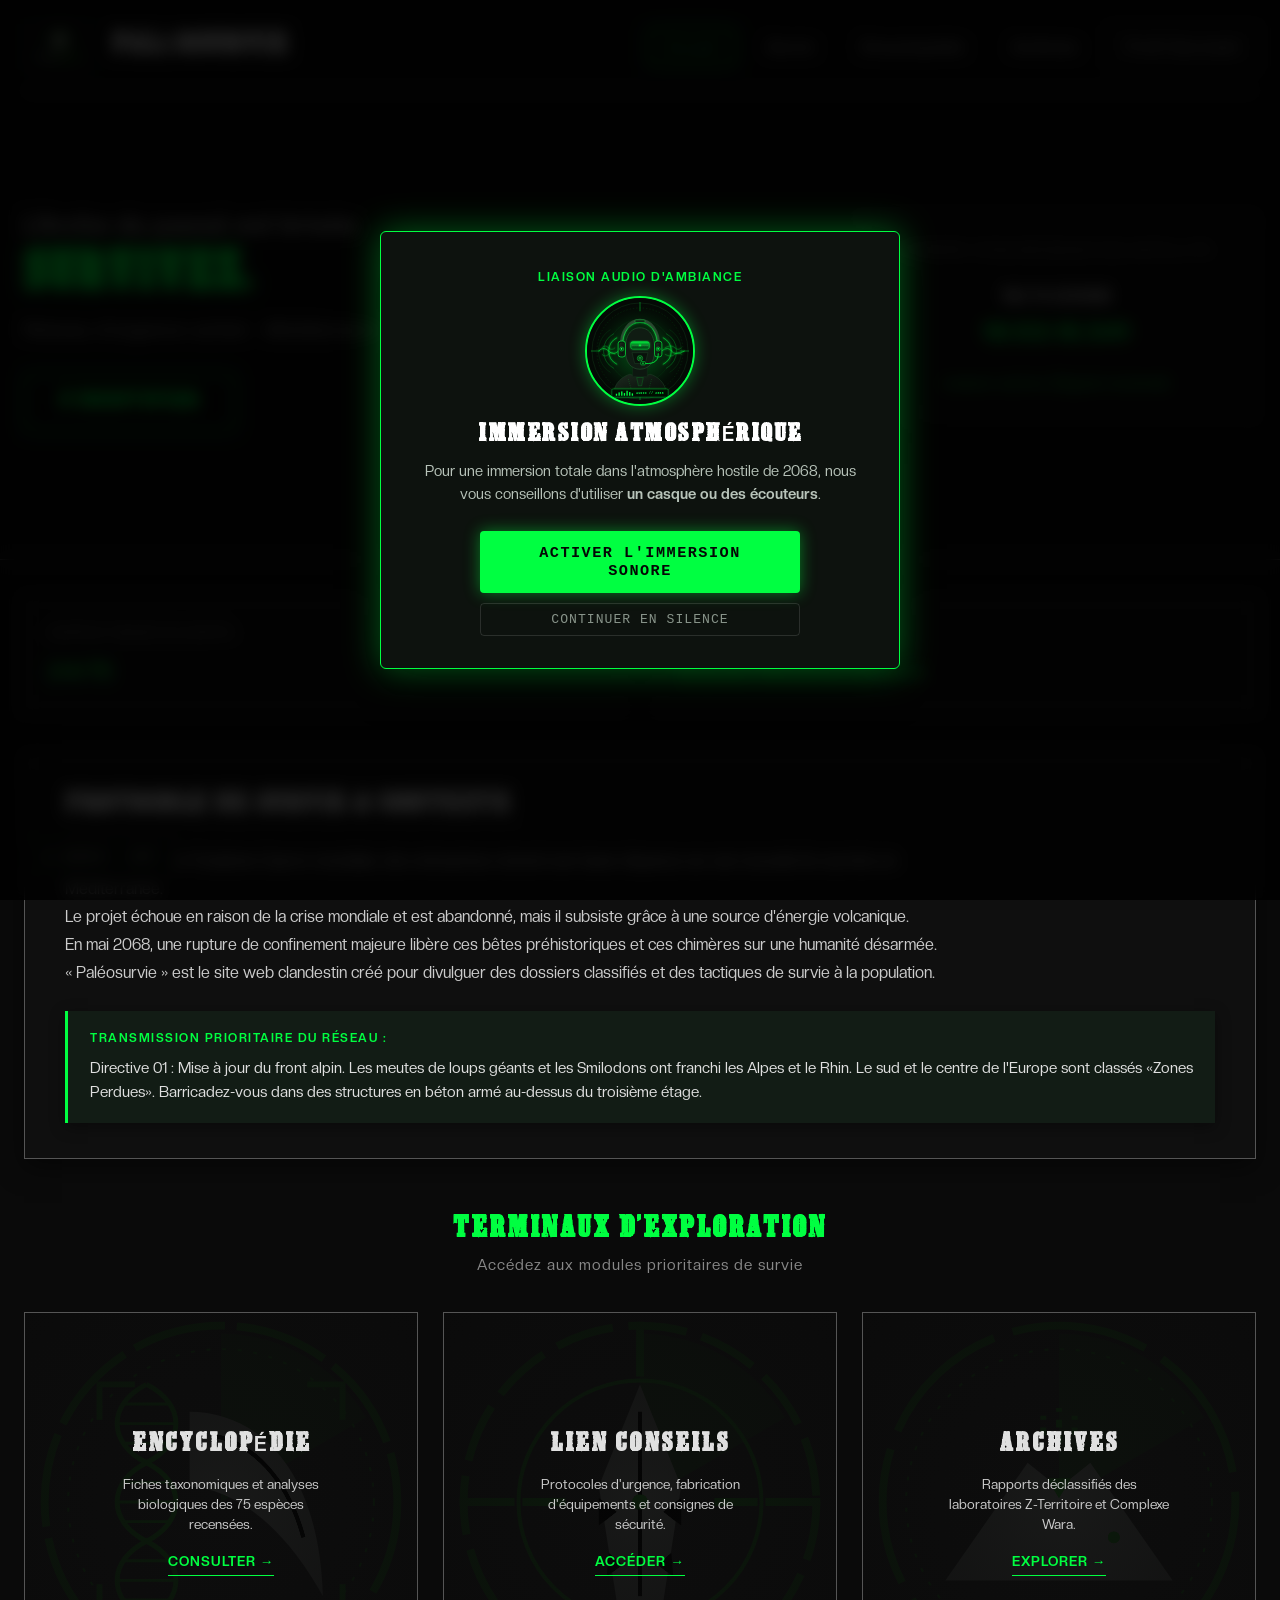
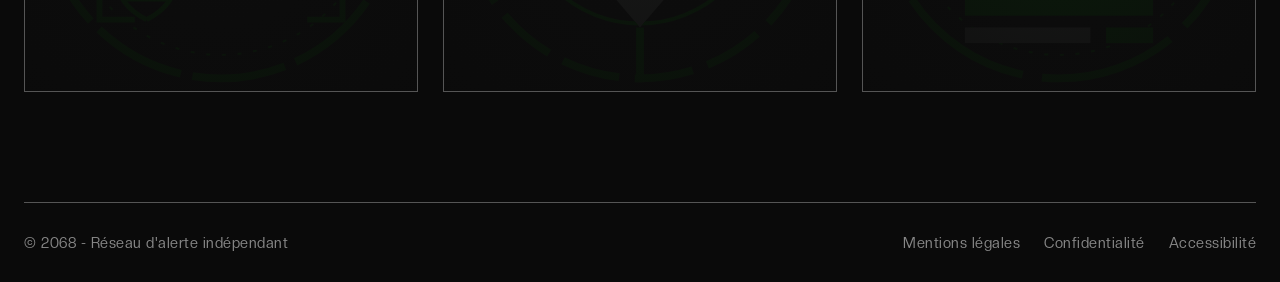
<file: index.html>
<!DOCTYPE html>
<html lang="fr">

<head>
    <meta charset="UTF-8">
    <meta name="viewport" content="width=device-width, initial-scale=1.0">
    <meta name="description" content="Paléosurvie - Réseau d'urgence et d'alerte indépendant en Méditerranée (2068).">
    <title>Paléosurvie | Réseau d'urgence 2068</title>
    <link rel="icon" href="images/paleosurvie_favicon.svg" type="image/svg+xml">
    <link rel="stylesheet" href="css/style.css">
    <script src="js/main.js" defer></script>
</head>

<body>
    <!-- ==================== BANNIÈRE D'AVERTISSEMENT IMMERSION SONORE ==================== -->
    <aside id="banniere-immersion" class="banniere-immersion" aria-label="Avertissement d'immersion sonore">
        <div class="banniere-immersion-contenu">
            <span class="banniere-badge">Liaison audio d'ambiance</span>
            <img src="images/IA/immersion-casque.svg" alt="Survivant 2068 équipé d'un casque radio"
                class="banniere-img" width="320" height="320">
            <h2 class="banniere-titre">Immersion atmosphérique</h2>
            <p class="banniere-texte">
                Pour une immersion totale dans l'atmosphère hostile de 2068, nous vous conseillons d'utiliser <strong>un
                    casque ou des écouteurs</strong>.
            </p>
            <div class="banniere-actions">
                <button type="button" id="btn-activer-immersion" class="btn-immersion">Activer l'immersion
                    sonore</button>
                <button type="button" id="btn-ignorer-immersion" class="btn-ignorer">Continuer en silence</button>
            </div>
        </div>
    </aside>

    <!-- ==================== EN-TÊTE HERO AVEC VIDÉO DE FOND ==================== -->
    <header class="hero-header">
        <!-- Vidéo d'arrière-plan -->
        <video autoplay muted loop playsinline class="header-video" aria-hidden="true">
            <source src="video/Video-Index-1.mp4" type="video/mp4">
        </video>

        <!-- Filtre sombre pour contraste et lisibilité -->
        <div class="header-overlay" aria-hidden="true"></div>

        <!-- Conteneur centré (1280px) -->
        <div class="header-container">
            <!-- Barre de navigation supérieure -->
            <div class="header-nav-bar">
                <a href="index.html" class="logo">
                    <img src="images/paleosurvie_logo.svg" alt="Logo Paléosurvie" class="logo-img" width="690" height="440">
                    <span class="logo-text">PALÉOSURVIE</span>
                </a>
                <nav class="main-nav" aria-label="Navigation principale">
                    <ul class="nav-list">
                        <li class="nav-item"><a href="index.html"
                                class="nav-link nav-accueil nav-link-active">Accueil</a></li>
                        <li class="nav-item"><a href="survie.html" class="nav-link nav-survie">Survie</a></li>
                        <li class="nav-item"><a href="encyclopedie.html"
                                class="nav-link nav-encyclopedie">Encyclopédie</a></li>
                        <li class="nav-item"><a href="archives.html" class="nav-link nav-archives">Archives</a></li>
                        <li class="nav-item"><a href="profil.html" class="nav-link nav-profil nav-link-badge">Profil
                                Survivant</a>
                        </li>
                    </ul>
                </nav>
            </div>

            <!-- Contenu Hero intérieur du Header -->
            <div class="hero-content">
                <div class="hero-left">
                    <p class="hero-pretitle">L'Arche du passé est brisée.</p>
                    <h1 id="hero-title" class="hero-title">Survivez.</h1>
                    <p class="hero-subtitle">Réseau d'urgence activé - Méditerranée, 2068.</p>
                    <a href="profil.html" class="btn-auth hero-actions">S'identifier</a>
                </div>

                <!-- Boîte Synchronisation Satellite (droite du Hero) -->
                <div class="hero-right">
                    <aside class="satellite-card" aria-label="Synchronisation satellite">
                        <span class="satellite-label">Dernière synchronisation satellite :</span>
                        <div class="satellite-telemetry">
                            <time class="satellite-fixed-date" datetime="2068-11-16">16/11/2068</time>
                            <time id="horloge-satellite" class="satellite-live-time">00:00:00.000</time>
                        </div>
                        <span id="sync-satellite" class="satellite-status">Liaison active (Signal nominal)</span>
                    </aside>
                </div>
            </div>
        </div>
    </header>
    <!-- ==================== CONTENU PRINCIPAL ==================== -->
    <div class="site-container">
        <main class="main-content">
            <!-- Barre d'état secondaire -->
            <section class="status-section" aria-label="État du système">
                <div class="status-box">
                    <span class="status-label">Espèce redécouverte :</span>
                    <span id="compteur-especes" class="status-value">--/75</span>
                </div>
                <div class="status-box">
                    <span class="status-label">Secteur opérationnel :</span>
                    <span class="status-value">Bassin Méditerranéen</span>
                </div>
            </section>

            <!-- Section Contexte -->
            <section class="context-section" aria-labelledby="context-title">
                <h2 id="context-title" class="context-title">Protocole de survie &amp; Contexte</h2>
                <p class="context-text">
                    En 2049, après la Troisième Guerre mondiale, des entreprises clonent une faune disparue sur une
                    nouvelle île secrète en Méditerranée. <br>
                    Le projet échoue en raison de la crise mondiale et est abandonné, mais il subsiste grâce à une
                    source d'énergie volcanique. <br>
                    En mai 2068, une rupture de confinement majeure libère ces bêtes préhistoriques et ces chimères sur
                    une humanité désarmée. <br>
                    « Paléosurvie » est le site web clandestin créé pour divulguer des dossiers classifiés et des
                    tactiques de survie à la population.
                </p>

                <!-- Transmission d'urgence dynamique (Cas 1 TD3) -->
                <aside class="directive-box" aria-label="Transmission prioritaire du réseau">
                    <span class="directive-badge">Transmission prioritaire du réseau :</span>
                    <p id="transmission-texte" class="directive-text">
                        Directive 01 : Mise à jour du front alpin. Les meutes de loups géants et les Smilodons ont
                        franchi les Alpes et le Rhin. Le sud et le centre de l'Europe sont classés «Zones Perdues».
                        Barricadez-vous dans des structures en béton armé au-dessus du troisième étage.
                    </p>
                </aside>
            </section>

            <!-- Section Hubs (Inspirée des cards Experience avec morphing en losange) -->
            <section class="hubs-section" aria-labelledby="hubs-title">
                <header class="hubs-header">
                    <h2 id="hubs-title" class="hubs-main-title">Terminaux d'exploration</h2>
                    <p class="hubs-subtitle">Accédez aux modules prioritaires de survie</p>
                </header>
                <div class="hubs-container">
                    <!-- Card #1 : Encyclopédie -->
                    <article class="hub-card-effect">
                        <figure class="hub-card">
                            <img src="images/paleosurvie-encyclopedie.svg" alt="Encyclopédie des espèces"
                                class="hub-card-img" width="512" height="512">
                            <figcaption class="hub-card-overlay">
                                <h3 class="hub-title">Encyclopédie</h3>
                                <p class="hub-desc">Fiches taxonomiques et analyses biologiques des 75 espèces
                                    recensées.</p>
                                <a href="encyclopedie.html" class="hub-link">Consulter &rarr;</a>
                            </figcaption>
                        </figure>
                    </article>

                    <!-- Card #2 : Lien Conseils -->
                    <article class="hub-card-effect">
                        <figure class="hub-card">
                            <img src="images/paleosurvie-lien-conseils.svg" alt="Conseils de survie"
                                class="hub-card-img" width="512" height="512">
                            <figcaption class="hub-card-overlay">
                                <h3 class="hub-title">Lien Conseils</h3>
                                <p class="hub-desc">Protocoles d'urgence, fabrication d'équipements et consignes de
                                    sécurité.</p>
                                <a href="survie.html" class="hub-link">Accéder &rarr;</a>
                            </figcaption>
                        </figure>
                    </article>

                    <!-- Card #3 : Archives -->
                    <article class="hub-card-effect">
                        <figure class="hub-card">
                            <img src="images/paleosurvie-archives.svg" alt="Archives du réseau" class="hub-card-img" width="512" height="512">
                            <figcaption class="hub-card-overlay">
                                <h3 class="hub-title">Archives</h3>
                                <p class="hub-desc">Rapports déclassifiés des laboratoires Z-Territoire et Complexe
                                    Wara.</p>
                                <a href="archives.html" class="hub-link">Explorer &rarr;</a>
                            </figcaption>
                        </figure>
                    </article>
                </div>
            </section>
        </main>

        <!-- Pied de page -->
        <footer class="main-footer">
            <p class="footer-copy">&copy; 2068 - Réseau d'alerte indépendant</p>
            <nav class="footer-nav" aria-label="Liens légaux">
                <ul class="footer-links">
                    <li><a href="mentions-legales.html" class="footer-link">Mentions légales</a></li>
                    <li><a href="confidentialite.html" class="footer-link">Confidentialité</a></li>
                    <li><a href="accessibilite.html" class="footer-link">Accessibilité</a></li>
                </ul>
            </nav>
        </footer>
    </div>

    <!-- ==================== CONTRÔLE AUDIO D'AMBIANCE ==================== -->
    <button type="button" id="btn-audio" class="btn-audio" aria-label="Activer ou désactiver la musique d'ambiance">
        <span class="btn-audio-indicateur" aria-hidden="true"></span>
        <span id="btn-audio-texte">Audio : OFF</span>
    </button>
    <audio id="audio-ambiance" loop preload="none">
        <source src="audio/son%20ambiance.mp3" type="audio/mpeg">
    </audio>
</body>

</html>
</file>
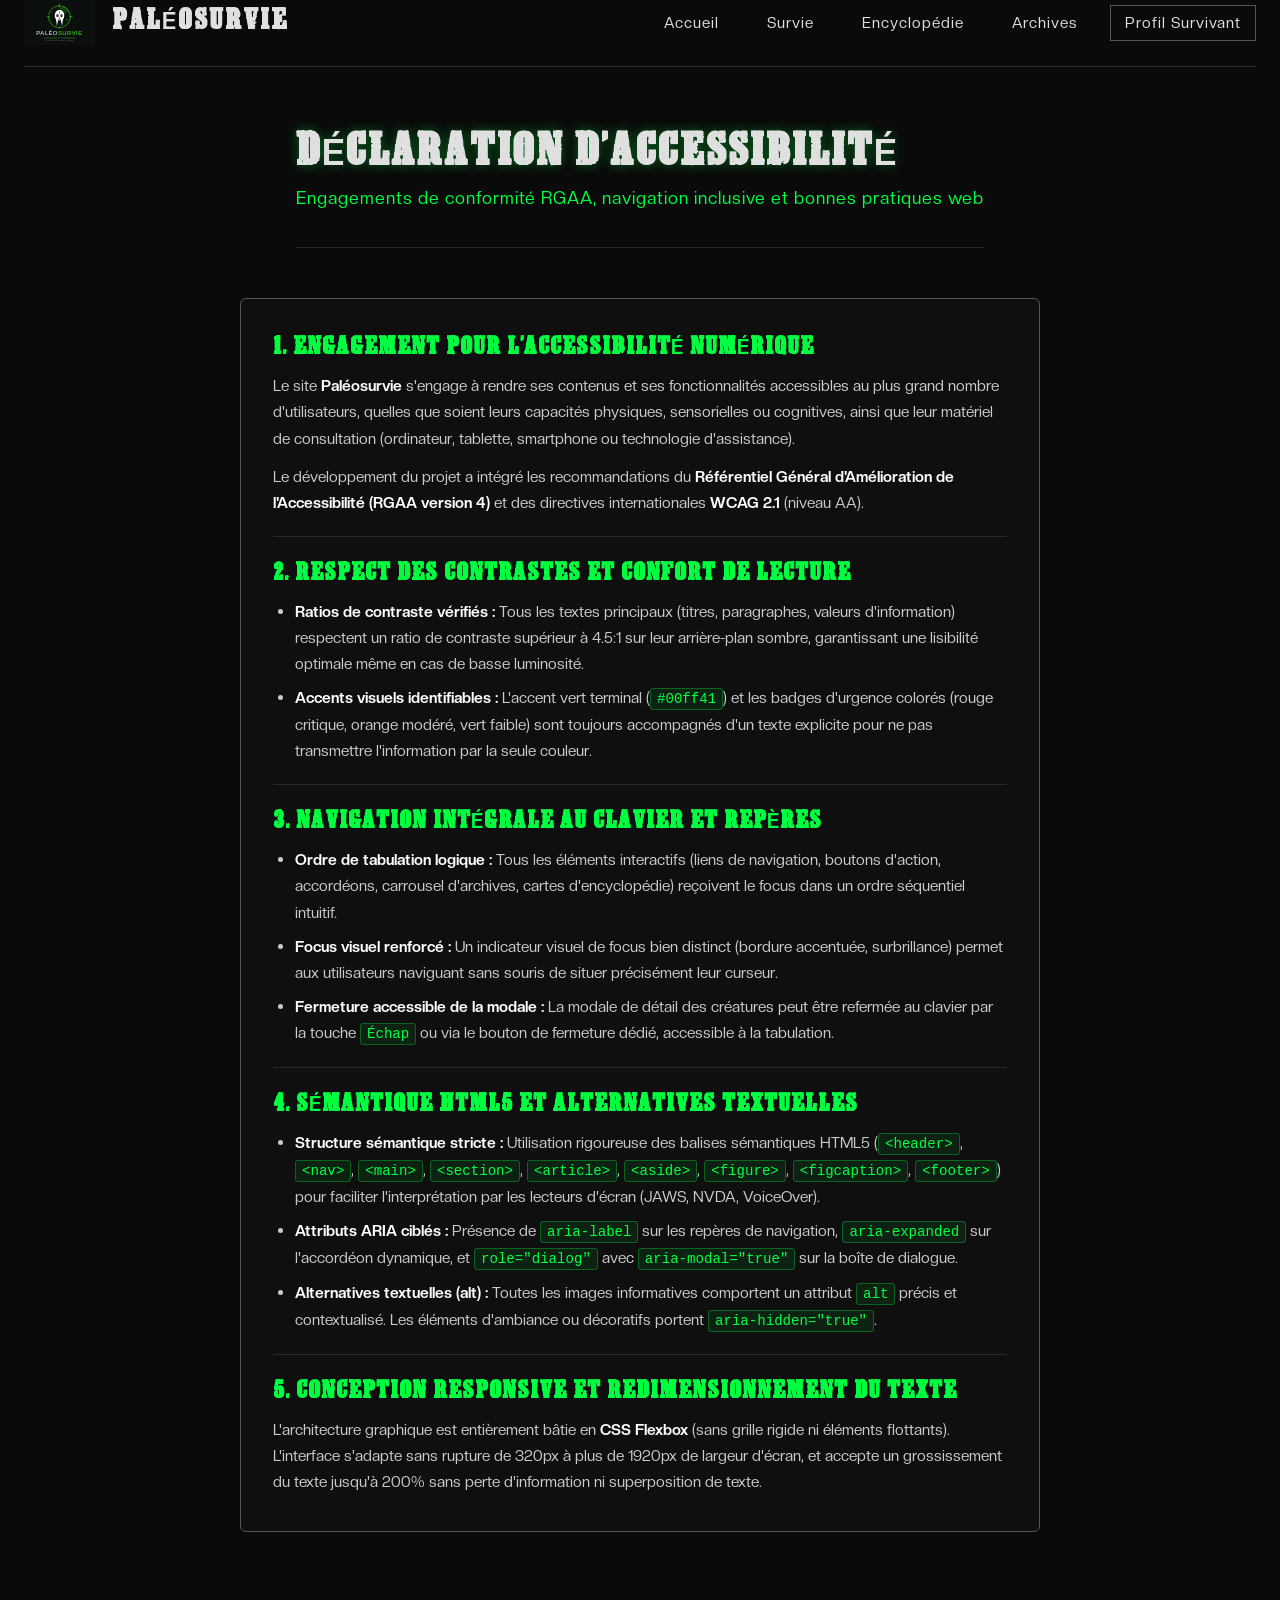
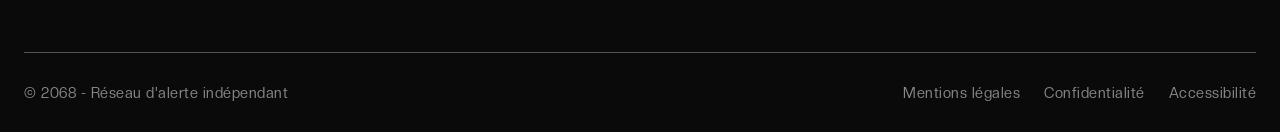
<file: accessibilite.html>
<!DOCTYPE html>
<html lang="fr">

<head>
    <meta charset="UTF-8">
    <meta name="viewport" content="width=device-width, initial-scale=1.0">
    <meta name="description"
        content="Déclaration d'accessibilité numérique et conformité RGAA du site Paléosurvie 2068. Navigation clavier, contrastes et alternatives textuelles.">
    <title>Déclaration d'Accessibilité | Paléosurvie 2068</title>
    <link rel="icon" href="images/paleosurvie_favicon.svg" type="image/svg+xml">
    <link rel="stylesheet" href="css/style.css">
    <script src="js/main.js" defer></script>
</head>

<body>
    <!-- ==================== EN-TÊTE DE NAVIGATION ==================== -->
    <header class="legal-header site-container">
        <div class="header-nav-bar">
            <a href="index.html" class="logo">
                <img src="images/paleosurvie_logo.svg" alt="Logo Paléosurvie" class="logo-img" width="690" height="440">
                <span class="logo-text">PALÉOSURVIE</span>
            </a>
            <nav class="main-nav" aria-label="Navigation principale">
                <ul class="nav-list">
                    <li class="nav-item"><a href="index.html" class="nav-link nav-accueil">Accueil</a></li>
                    <li class="nav-item"><a href="survie.html" class="nav-link nav-survie">Survie</a></li>
                    <li class="nav-item"><a href="encyclopedie.html" class="nav-link nav-encyclopedie">Encyclopédie</a></li>
                    <li class="nav-item"><a href="archives.html" class="nav-link nav-archives">Archives</a></li>
                    <li class="nav-item"><a href="profil.html" class="nav-link nav-profil nav-link-badge">Profil Survivant</a></li>
                </ul>
            </nav>
        </div>
    </header>

    <!-- ==================== CONTENU PRINCIPAL ==================== -->
    <div class="site-container">
        <main class="main-content legal-container">
            <header class="page-title-block">
                <h1 class="page-title">Déclaration d'Accessibilité</h1>
                <p class="page-subtitle">Engagements de conformité RGAA, navigation inclusive et bonnes pratiques web</p>
            </header>

            <div class="legal-content">
                <section class="legal-section">
                    <h2 class="legal-title">1. Engagement pour l'accessibilité numérique</h2>
                    <p>
                        Le site <strong>Paléosurvie</strong> s'engage à rendre ses contenus et ses fonctionnalités accessibles au plus grand nombre d'utilisateurs, quelles que soient leurs capacités physiques, sensorielles ou cognitives, ainsi que leur matériel de consultation (ordinateur, tablette, smartphone ou technologie d'assistance).
                    </p>
                    <p>
                        Le développement du projet a intégré les recommandations du <strong>Référentiel Général d'Amélioration de l'Accessibilité (RGAA version 4)</strong> et des directives internationales <strong>WCAG 2.1</strong> (niveau AA).
                    </p>
                </section>

                <section class="legal-section">
                    <h2 class="legal-title">2. Respect des contrastes et confort de lecture</h2>
                    <ul>
                        <li>
                            <strong>Ratios de contraste vérifiés :</strong> Tous les textes principaux (titres, paragraphes, valeurs d'information) respectent un ratio de contraste supérieur à 4.5:1 sur leur arrière-plan sombre, garantissant une lisibilité optimale même en cas de basse luminosité.
                        </li>
                        <li>
                            <strong>Accents visuels identifiables :</strong> L'accent vert terminal (<code>#00ff41</code>) et les badges d'urgence colorés (rouge critique, orange modéré, vert faible) sont toujours accompagnés d'un texte explicite pour ne pas transmettre l'information par la seule couleur.
                        </li>
                    </ul>
                </section>

                <section class="legal-section">
                    <h2 class="legal-title">3. Navigation intégrale au clavier et repères</h2>
                    <ul>
                        <li>
                            <strong>Ordre de tabulation logique :</strong> Tous les éléments interactifs (liens de navigation, boutons d'action, accordéons, carrousel d'archives, cartes d'encyclopédie) reçoivent le focus dans un ordre séquentiel intuitif.
                        </li>
                        <li>
                            <strong>Focus visuel renforcé :</strong> Un indicateur visuel de focus bien distinct (bordure accentuée, surbrillance) permet aux utilisateurs naviguant sans souris de situer précisément leur curseur.
                        </li>
                        <li>
                            <strong>Fermeture accessible de la modale :</strong> La modale de détail des créatures peut être refermée au clavier par la touche <kbd>Échap</kbd> ou via le bouton de fermeture dédié, accessible à la tabulation.
                        </li>
                    </ul>
                </section>

                <section class="legal-section">
                    <h2 class="legal-title">4. Sémantique HTML5 et alternatives textuelles</h2>
                    <ul>
                        <li>
                            <strong>Structure sémantique stricte :</strong> Utilisation rigoureuse des balises sémantiques HTML5 (<code>&lt;header&gt;</code>, <code>&lt;nav&gt;</code>, <code>&lt;main&gt;</code>, <code>&lt;section&gt;</code>, <code>&lt;article&gt;</code>, <code>&lt;aside&gt;</code>, <code>&lt;figure&gt;</code>, <code>&lt;figcaption&gt;</code>, <code>&lt;footer&gt;</code>) pour faciliter l'interprétation par les lecteurs d'écran (JAWS, NVDA, VoiceOver).
                        </li>
                        <li>
                            <strong>Attributs ARIA ciblés :</strong> Présence de <code>aria-label</code> sur les repères de navigation, <code>aria-expanded</code> sur l'accordéon dynamique, et <code>role="dialog"</code> avec <code>aria-modal="true"</code> sur la boîte de dialogue.
                        </li>
                        <li>
                            <strong>Alternatives textuelles (alt) :</strong> Toutes les images informatives comportent un attribut <code>alt</code> précis et contextualisé. Les éléments d'ambiance ou décoratifs portent <code>aria-hidden="true"</code>.
                        </li>
                    </ul>
                </section>

                <section class="legal-section">
                    <h2 class="legal-title">5. Conception responsive et redimensionnement du texte</h2>
                    <p>
                        L'architecture graphique est entièrement bâtie en <strong>CSS Flexbox</strong> (sans grille rigide ni éléments flottants). L'interface s'adapte sans rupture de 320px à plus de 1920px de largeur d'écran, et accepte un grossissement du texte jusqu'à 200% sans perte d'information ni superposition de texte.
                    </p>
                </section>
            </div>
        </main>

        <!-- ==================== PIED DE PAGE ==================== -->
        <footer class="main-footer">
            <p class="footer-copy">&copy; 2068 - Réseau d'alerte indépendant</p>
            <nav class="footer-nav" aria-label="Liens légaux">
                <ul class="footer-links">
                    <li><a href="mentions-legales.html" class="footer-link">Mentions légales</a></li>
                    <li><a href="confidentialite.html" class="footer-link">Confidentialité</a></li>
                    <li><a href="accessibilite.html" class="footer-link">Accessibilité</a></li>
                </ul>
            </nav>
        </footer>
    </div>
</body>

</html>
</file>
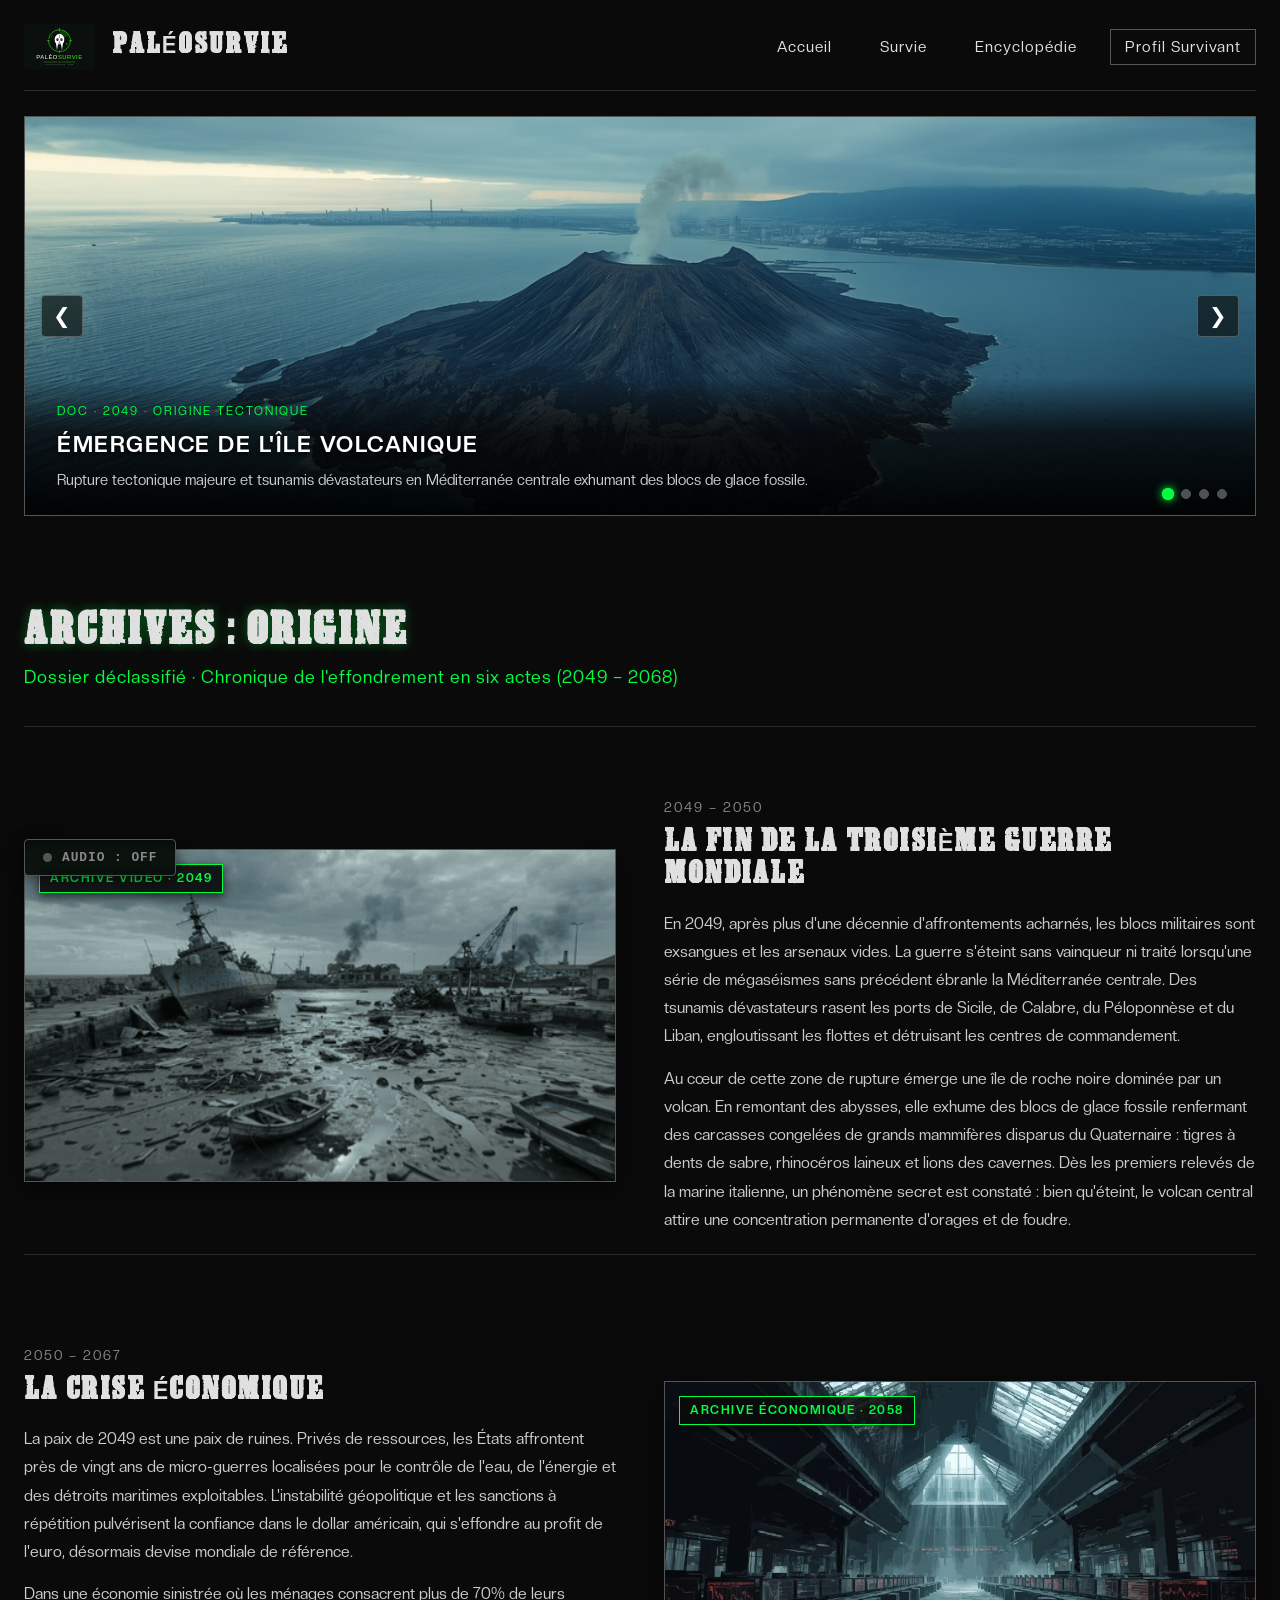
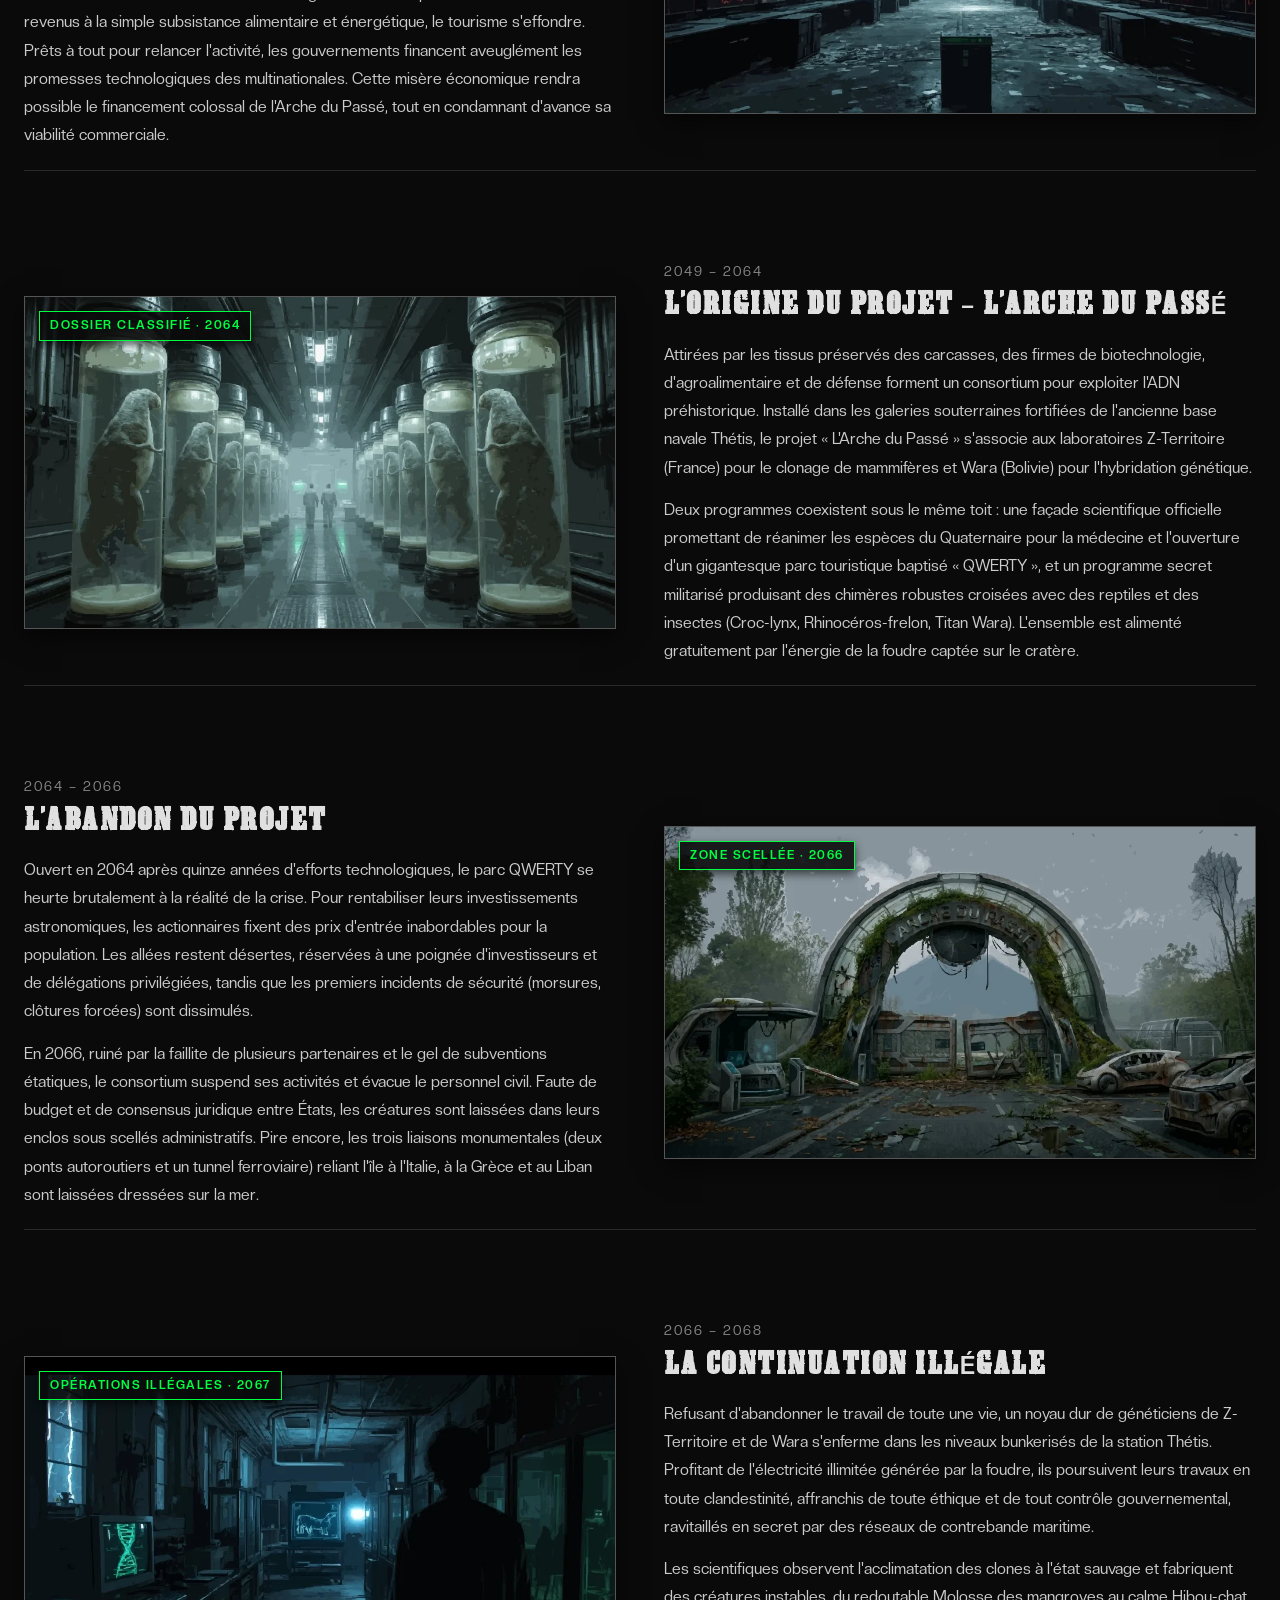
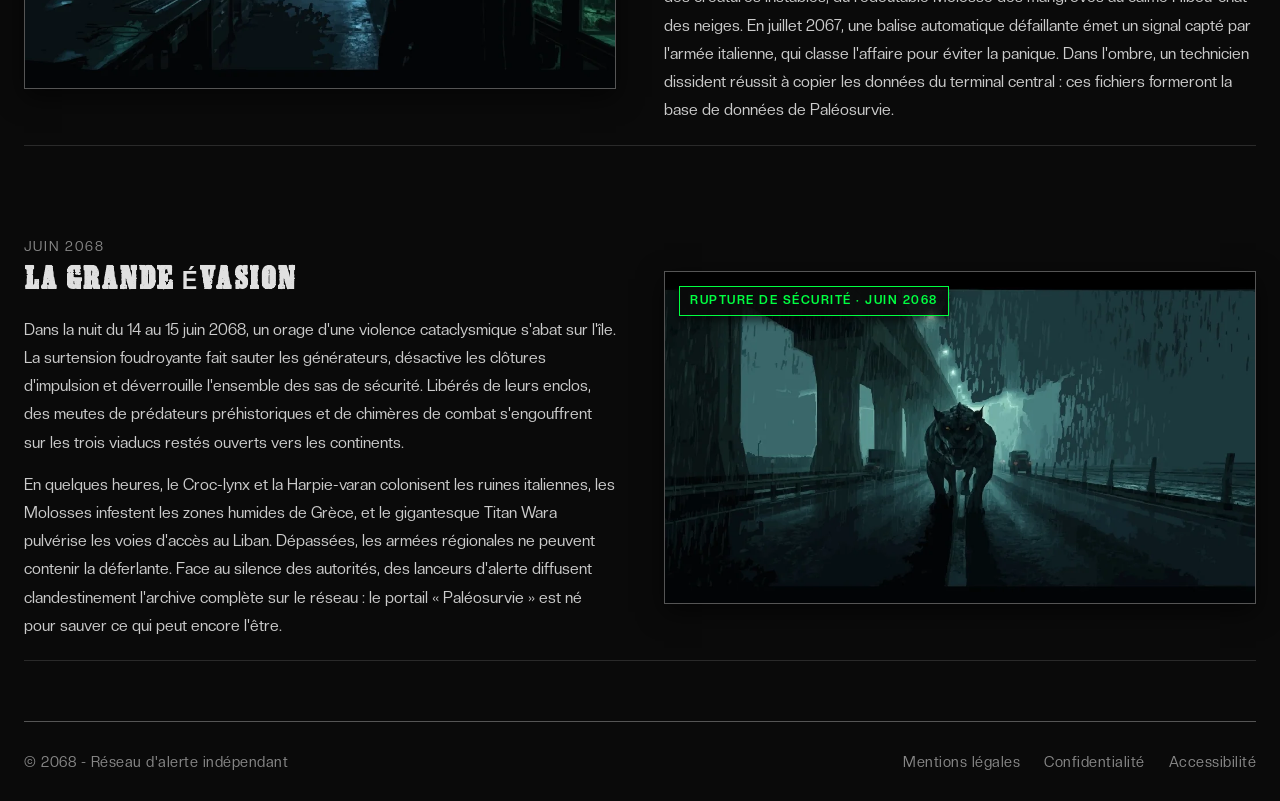
<file: archives.html>
<!DOCTYPE html>
<html lang="fr">

<head>
    <meta charset="UTF-8">
    <meta name="viewport" content="width=device-width, initial-scale=1.0">
    <meta name="description"
        content="Archives Paléosurvie - Chronique détaillée de l'effondrement et origine de la catastrophe (2049-2068).">
    <title>Archives : Origine | Paléosurvie 2068</title>
    <link rel="icon" href="images/paleosurvie_favicon.svg" type="image/svg+xml">
    <link rel="stylesheet" href="css/style.css">
    <script src="js/main.js" defer></script>
</head>

<body>
    <!-- ==================== EN-TÊTE DE LA PAGE ARCHIVES ==================== -->
    <header class="archives-header site-container">
        <!-- Barre de navigation supérieure (identique à l'index) -->
        <!-- Conteneur structurel Flexbox pour alignement CSS responsive (justifié par l'absence d'élément sémantique dédié selon le standard W3C HTML5) -->
<div class="header-nav-bar">
            <a href="index.html" class="logo">
                <img src="images/paleosurvie_logo.svg" alt="Logo Paléosurvie" class="logo-img" width="690" height="440">
                <span class="logo-text">PALÉOSURVIE</span>
            </a>
            <nav class="main-nav" aria-label="Navigation principale">
                <ul class="nav-list">
                    <li class="nav-item"><a href="index.html" class="nav-link nav-accueil">Accueil</a></li>
                    <li class="nav-item"><a href="survie.html" class="nav-link nav-survie">Survie</a></li>
                    <li class="nav-item"><a href="encyclopedie.html" class="nav-link nav-encyclopedie">Encyclopédie</a></li>
                    <li class="nav-item"><a href="profil.html" class="nav-link nav-profil nav-link-badge">Profil Survivant</a>
                    </li>
                </ul>
            </nav>
        </div>

        <!-- Conteneur Carrousel d'images (pleine largeur 1280px) -->
        <section class="carousel-container" aria-label="Carrousel d'archives visuelles" tabindex="0">
            <button type="button" class="carousel-btn carousel-btn-prev" aria-label="Diapositive précédente">&#10094;</button>
            <button type="button" class="carousel-btn carousel-btn-next" aria-label="Diapositive suivante">&#10095;</button>
            <!-- Conteneur structurel Flexbox pour alignement CSS responsive (justifié par l'absence d'élément sémantique dédié selon le standard W3C HTML5) -->
<div class="carousel-track">
                <!-- Diapositive 01 : Émergence de l'île -->
                <figure class="carousel-slide">
                    <img src="images/IA/paleosurvie-01-ile-emergee.jpg"
                        alt="Émergence de l'île volcanique en Méditerranée centrale suite aux séismes de 2049"
                        class="carousel-img" width="768" height="432">
                    <figcaption class="carousel-caption">
                        <span class="carousel-caption-tag">DOC · 2049 · ORIGINE TECTONIQUE</span>
                        <p class="carousel-caption-title">Émergence de l'île volcanique</p>
                        <p class="carousel-caption-desc">Rupture tectonique majeure et tsunamis dévastateurs en Méditerranée centrale exhumant des blocs de glace fossile.</p>
                    </figcaption>
                </figure>

                <!-- Diapositive 02 : Volcan et orages permanents -->
                <figure class="carousel-slide">
                    <video autoplay muted loop playsinline class="carousel-img" poster="video/paleosurvie-05-volcan-foudre-leger.gif" aria-label="Activité électrique permanente et orages sur le volcan central de l'île">
                        <source src="video/paleosurvie-05-volcan-foudre.mp4" type="video/mp4">
                        <img src="video/paleosurvie-05-volcan-foudre-leger.gif"
                            alt="Activité électrique permanente et orages sur le volcan central de l'île"
                            class="carousel-img" width="480" height="270">
                    </video>
                    <figcaption class="carousel-caption">
                        <span class="carousel-caption-tag">SURVEILLANCE ATMOSPHÉRIQUE · CRATÈRE</span>
                        <p class="carousel-caption-title">Énergie géothermique &amp; foudre permanente</p>
                        <p class="carousel-caption-desc">Le cratère central canalise une concentration anormale d'orages, alimentant gratuitement les installations bunkerisées.</p>
                    </figcaption>
                </figure>

                <!-- Diapositive 03 : Station Thétis -->
                <figure class="carousel-slide">
                    <img src="images/IA/paleosurvie-05-station-thetis.jpg"
                        alt="Station sous-marine Thétis - Ancienne base navale fortifiée rénovée par les consortiums"
                        class="carousel-img" width="768" height="432">
                    <figcaption class="carousel-caption">
                        <span class="carousel-caption-tag">INFRASTRUCTURE SECRÈTE · BASE THÉTIS</span>
                        <p class="carousel-caption-title">Station sous-marine Thétis</p>
                        <p class="carousel-caption-desc">Complexe souterrain fortifié abritant les laboratoires de clonage et d'hybridation génétique des consortiums Z-Territoire et Wara.</p>
                    </figcaption>
                </figure>

                <!-- Diapositive 04 : Carte tactique des liaisons -->
                <figure class="carousel-slide">
                    <img src="images/IA/paleosurvie-08-carte-liaisons.webp"
                        alt="Carte schématique des 3 viaducs transfrontaliers reliant l'île à l'Italie, la Grèce et le Liban"
                        class="carousel-img" width="1344" height="768">
                    <figcaption class="carousel-caption">
                        <span class="carousel-caption-tag">LIAISONS CONTINENTALES · VECTEURS D'ÉVASION</span>
                        <p class="carousel-caption-title">Carte des viaducs transfrontaliers</p>
                        <p class="carousel-caption-desc">Deux ponts autoroutiers et un tunnel ferroviaire par lesquels les prédateurs et chimères ont envahi les continents.</p>
                    </figcaption>
                </figure>
            </div>
            <!-- Conteneur structurel Flexbox pour alignement CSS responsive (justifié par l'absence d'élément sémantique dédié selon le standard W3C HTML5) -->
<div class="carousel-dots">
                <button type="button" class="carousel-dot actif" aria-label="Diapositive 1"></button>
                <button type="button" class="carousel-dot" aria-label="Diapositive 2"></button>
                <button type="button" class="carousel-dot" aria-label="Diapositive 3"></button>
                <button type="button" class="carousel-dot" aria-label="Diapositive 4"></button>
            </div>
        </section>
    </header>

    <!-- ==================== CONTENU PRINCIPAL (1280px centré) ==================== -->
    <!-- Conteneur structurel Flexbox pour alignement CSS responsive (justifié par l'absence d'élément sémantique dédié selon le standard W3C HTML5) -->
<div class="site-container">
        <main class="main-content">
            <!-- Titre de la page -->
            <header class="page-title-block">
                <h1 class="page-title">Archives : Origine</h1>
                <p class="page-subtitle">Dossier déclassifié · Chronique de l'effondrement en six actes (2049 &ndash;
                    2068)</p>
            </header>

            <!-- ==================== LES 6 BLOCS DE LORE (ZIG-ZAG) ==================== -->
            <section class="lore-container" aria-label="Chronique de l'effondrement en six actes">

                <!-- ACTE I : Média à gauche / Texte à droite -->
                <section class="lore-section lore-zigzag-odd" aria-labelledby="acte-1-title">
                    <!-- Conteneur structurel Flexbox pour alignement CSS responsive (justifié par l'absence d'élément sémantique dédié selon le standard W3C HTML5) -->
<div class="lore-media-col">
                        <figure class="media-frame">
                            <img src="video/paleosurvie-01-retrait-mer-tsunami-leger.gif"
                                alt="Retrait spectaculaire de la mer après le mégaséisme et le tsunami de 2049 en Méditerranée"
                                class="media-visual" width="480" height="270">
                            <figcaption class="media-tag-overlay">ARCHIVE VIDÉO · 2049</figcaption>
                        </figure>
                    </div>
                    <!-- Conteneur structurel Flexbox pour alignement CSS responsive (justifié par l'absence d'élément sémantique dédié selon le standard W3C HTML5) -->
<div class="lore-text-col">
                        <span class="lore-act-badge">2049 &ndash; 2050</span>
                        <h2 id="acte-1-title" class="lore-title">La fin de la Troisième Guerre Mondiale</h2>
                        <!-- Conteneur structurel Flexbox pour alignement CSS responsive (justifié par l'absence d'élément sémantique dédié selon le standard W3C HTML5) -->
<div class="lore-content">
                            <p>
                                En 2049, après plus d'une décennie d'affrontements acharnés, les blocs militaires sont
                                exsangues et les arsenaux vides. La guerre s'éteint sans vainqueur ni traité lorsqu'une
                                série de mégaséismes sans précédent ébranle la Méditerranée centrale. Des tsunamis
                                dévastateurs rasent les ports de Sicile, de Calabre, du Péloponnèse et du Liban,
                                engloutissant les flottes et détruisant les centres de commandement.
                            </p>
                            <p>
                                Au cœur de cette zone de rupture émerge une île de roche noire dominée par un volcan. En
                                remontant des abysses, elle exhume des blocs de glace fossile renfermant des carcasses
                                congelées de grands mammifères disparus du Quaternaire : tigres à dents de sabre,
                                rhinocéros laineux et lions des cavernes. Dès les premiers relevés de la marine
                                italienne, un phénomène secret est constaté : bien qu'éteint, le volcan central attire
                                une concentration permanente d'orages et de foudre.
                            </p>
                        </div>
                    </div>
                </section>

                <!-- ACTE II : Texte à gauche / Média à droite -->
                <section class="lore-section lore-zigzag-even" aria-labelledby="acte-2-title">
                    <!-- Conteneur structurel Flexbox pour alignement CSS responsive (justifié par l'absence d'élément sémantique dédié selon le standard W3C HTML5) -->
<div class="lore-media-col">
                        <figure class="media-frame">
                            <img src="images/IA/paleosurvie-03-salle-de-marche.webp"
                                alt="Salle de marché abandonnée suite à l'effondrement financier mondial et la crise des devises"
                                class="media-visual" width="1024" height="585">
                            <figcaption class="media-tag-overlay">ARCHIVE ÉCONOMIQUE · 2058</figcaption>
                        </figure>
                    </div>
                    <!-- Conteneur structurel Flexbox pour alignement CSS responsive (justifié par l'absence d'élément sémantique dédié selon le standard W3C HTML5) -->
<div class="lore-text-col">
                        <span class="lore-act-badge">2050 &ndash; 2067</span>
                        <h2 id="acte-2-title" class="lore-title">La crise économique</h2>
                        <!-- Conteneur structurel Flexbox pour alignement CSS responsive (justifié par l'absence d'élément sémantique dédié selon le standard W3C HTML5) -->
<div class="lore-content">
                            <p>
                                La paix de 2049 est une paix de ruines. Privés de ressources, les États affrontent près
                                de vingt ans de micro-guerres localisées pour le contrôle de l'eau, de l'énergie et des
                                détroits maritimes exploitables. L'instabilité géopolitique et les sanctions à
                                répétition pulvérisent la confiance dans le dollar américain, qui s'effondre au profit
                                de l'euro, désormais devise mondiale de référence.
                            </p>
                            <p>
                                Dans une économie sinistrée où les ménages consacrent plus de 70% de leurs revenus à la
                                simple subsistance alimentaire et énergétique, le tourisme s'effondre. Prêts à tout pour
                                relancer l'activité, les gouvernements financent aveuglément les promesses
                                technologiques des multinationales. Cette misère économique rendra possible le
                                financement colossal de l'Arche du Passé, tout en condamnant d'avance sa viabilité
                                commerciale.
                            </p>
                        </div>
                    </div>
                </section>

                <!-- ACTE III : Média à gauche / Texte à droite -->
                <section class="lore-section lore-zigzag-odd" aria-labelledby="acte-3-title">
                    <!-- Conteneur structurel Flexbox pour alignement CSS responsive (justifié par l'absence d'élément sémantique dédié selon le standard W3C HTML5) -->
<div class="lore-media-col">
                        <figure class="media-frame">
                            <img src="images/IA/paleosurvie-04-laboratoire-clonage.webp"
                                alt="Cuves d'incubation génétique et laboratoire de clonage souterrain de la station Thétis"
                                class="media-visual" width="1024" height="585">
                            <figcaption class="media-tag-overlay">DOSSIER CLASSIFIÉ · 2064</figcaption>
                        </figure>
                    </div>
                    <!-- Conteneur structurel Flexbox pour alignement CSS responsive (justifié par l'absence d'élément sémantique dédié selon le standard W3C HTML5) -->
<div class="lore-text-col">
                        <span class="lore-act-badge">2049 &ndash; 2064</span>
                        <h2 id="acte-3-title" class="lore-title">L'origine du projet &ndash; L'Arche du Passé</h2>
                        <!-- Conteneur structurel Flexbox pour alignement CSS responsive (justifié par l'absence d'élément sémantique dédié selon le standard W3C HTML5) -->
<div class="lore-content">
                            <p>
                                Attirées par les tissus préservés des carcasses, des firmes de biotechnologie,
                                d'agroalimentaire et de défense forment un consortium pour exploiter l'ADN
                                préhistorique. Installé dans les galeries souterraines fortifiées de l'ancienne base
                                navale Thétis, le projet « L'Arche du Passé » s'associe aux laboratoires Z-Territoire
                                (France) pour le clonage de mammifères et Wara (Bolivie) pour l'hybridation génétique.
                            </p>
                            <p>
                                Deux programmes coexistent sous le même toit : une façade scientifique officielle
                                promettant de réanimer les espèces du Quaternaire pour la médecine et l'ouverture d'un
                                gigantesque parc touristique baptisé « QWERTY », et un programme secret militarisé
                                produisant des chimères robustes croisées avec des reptiles et des insectes (Croc-lynx,
                                Rhinocéros-frelon, Titan Wara). L'ensemble est alimenté gratuitement par l'énergie de la
                                foudre captée sur le cratère.
                            </p>
                        </div>
                    </div>
                </section>

                <!-- ACTE IV : Texte à gauche / Média à droite -->
                <section class="lore-section lore-zigzag-even" aria-labelledby="acte-4-title">
                    <!-- Conteneur structurel Flexbox pour alignement CSS responsive (justifié par l'absence d'élément sémantique dédié selon le standard W3C HTML5) -->
<div class="lore-media-col">
                        <figure class="media-frame">
                            <img src="images/IA/paleosurvie-09-entree-parc.webp"
                                alt="Portail monumental de l'entrée du parc QWERTY scellé et laissé à l'abandon"
                                class="media-visual" width="1024" height="571">
                            <figcaption class="media-tag-overlay">ZONE SCELLÉE · 2066</figcaption>
                        </figure>
                    </div>
                    <!-- Conteneur structurel Flexbox pour alignement CSS responsive (justifié par l'absence d'élément sémantique dédié selon le standard W3C HTML5) -->
<div class="lore-text-col">
                        <span class="lore-act-badge">2064 &ndash; 2066</span>
                        <h2 id="acte-4-title" class="lore-title">L'abandon du projet</h2>
                        <!-- Conteneur structurel Flexbox pour alignement CSS responsive (justifié par l'absence d'élément sémantique dédié selon le standard W3C HTML5) -->
<div class="lore-content">
                            <p>
                                Ouvert en 2064 après quinze années d'efforts technologiques, le parc QWERTY se heurte
                                brutalement à la réalité de la crise. Pour rentabiliser leurs investissements
                                astronomiques, les actionnaires fixent des prix d'entrée inabordables pour la
                                population. Les allées restent désertes, réservées à une poignée d'investisseurs et de
                                délégations privilégiées, tandis que les premiers incidents de sécurité (morsures,
                                clôtures forcées) sont dissimulés.
                            </p>
                            <p>
                                En 2066, ruiné par la faillite de plusieurs partenaires et le gel de subventions
                                étatiques, le consortium suspend ses activités et évacue le personnel civil. Faute de
                                budget et de consensus juridique entre États, les créatures sont laissées dans leurs
                                enclos sous scellés administratifs. Pire encore, les trois liaisons monumentales (deux
                                ponts autoroutiers et un tunnel ferroviaire) reliant l'île à l'Italie, à la Grèce et au
                                Liban sont laissées dressées sur la mer.
                            </p>
                        </div>
                    </div>
                </section>

                <!-- ACTE V : Média à gauche / Texte à droite -->
                <section class="lore-section lore-zigzag-odd" aria-labelledby="acte-5-title">
                    <!-- Conteneur structurel Flexbox pour alignement CSS responsive (justifié par l'absence d'élément sémantique dédié selon le standard W3C HTML5) -->
<div class="lore-media-col">
                        <figure class="media-frame">
                            <img src="images/IA/paleosurvie-06-labo-clandestin.webp"
                                alt="Laboratoire clandestin bunkerisé dans la station Thétis sous une violente tempête électrique"
                                class="media-visual" width="1024" height="585">
                            <figcaption class="media-tag-overlay">OPÉRATIONS ILLÉGALES · 2067</figcaption>
                        </figure>
                    </div>
                    <!-- Conteneur structurel Flexbox pour alignement CSS responsive (justifié par l'absence d'élément sémantique dédié selon le standard W3C HTML5) -->
<div class="lore-text-col">
                        <span class="lore-act-badge">2066 &ndash; 2068</span>
                        <h2 id="acte-5-title" class="lore-title">La continuation illégale</h2>
                        <!-- Conteneur structurel Flexbox pour alignement CSS responsive (justifié par l'absence d'élément sémantique dédié selon le standard W3C HTML5) -->
<div class="lore-content">
                            <p>
                                Refusant d'abandonner le travail de toute une vie, un noyau dur de généticiens de
                                Z-Territoire et de Wara s'enferme dans les niveaux bunkerisés de la station Thétis.
                                Profitant de l'électricité illimitée générée par la foudre, ils poursuivent leurs
                                travaux en toute clandestinité, affranchis de toute éthique et de tout contrôle
                                gouvernemental, ravitaillés en secret par des réseaux de contrebande maritime.
                            </p>
                            <p>
                                Les scientifiques observent l'acclimatation des clones à l'état sauvage et fabriquent
                                des créatures instables, du redoutable Molosse des mangroves au calme Hibou-chat des
                                neiges. En juillet 2067, une balise automatique défaillante émet un signal capté par
                                l'armée italienne, qui classe l'affaire pour éviter la panique. Dans l'ombre, un
                                technicien dissident réussit à copier les données du terminal central : ces fichiers
                                formeront la base de données de Paléosurvie.
                            </p>
                        </div>
                    </div>
                </section>

                <!-- ACTE VI : Texte à gauche / Média à droite -->
                <section class="lore-section lore-zigzag-even" aria-labelledby="acte-6-title">
                    <!-- Conteneur structurel Flexbox pour alignement CSS responsive (justifié par l'absence d'élément sémantique dédié selon le standard W3C HTML5) -->
<div class="lore-media-col">
                        <figure class="media-frame">
                            <img src="images/IA/paleosurvie-07-predateur-pont.webp"
                                alt="Spécimen prédateur sur le viaduc autoroutier lors de la grande évasion de juin 2068"
                                class="media-visual" width="1024" height="585">
                            <figcaption class="media-tag-overlay">RUPTURE DE SÉCURITÉ · JUIN 2068</figcaption>
                        </figure>
                    </div>
                    <!-- Conteneur structurel Flexbox pour alignement CSS responsive (justifié par l'absence d'élément sémantique dédié selon le standard W3C HTML5) -->
<div class="lore-text-col">
                        <time class="lore-act-badge" datetime="2068-06">Juin 2068</time>
                        <h2 id="acte-6-title" class="lore-title">La grande évasion</h2>
                        <!-- Conteneur structurel Flexbox pour alignement CSS responsive (justifié par l'absence d'élément sémantique dédié selon le standard W3C HTML5) -->
<div class="lore-content">
                            <p>
                                Dans la nuit du 14 au 15 juin 2068, un orage d'une violence cataclysmique s'abat sur
                                l'île. La surtension foudroyante fait sauter les générateurs, désactive les clôtures
                                d'impulsion et déverrouille l'ensemble des sas de sécurité. Libérés de leurs enclos, des
                                meutes de prédateurs préhistoriques et de chimères de combat s'engouffrent sur les trois
                                viaducs restés ouverts vers les continents.
                            </p>
                            <p>
                                En quelques heures, le Croc-lynx et la Harpie-varan colonisent les ruines italiennes,
                                les Molosses infestent les zones humides de Grèce, et le gigantesque Titan Wara
                                pulvérise les voies d'accès au Liban. Dépassées, les armées régionales ne peuvent
                                contenir la déferlante. Face au silence des autorités, des lanceurs d'alerte diffusent
                                clandestinement l'archive complète sur le réseau : le portail « Paléosurvie » est né
                                pour sauver ce qui peut encore l'être.
                            </p>
                        </div>
                    </div>
                </section>

            </section>
        </main>

        <!-- ==================== PIED DE PAGE ==================== -->
        <footer class="main-footer">
            <p class="footer-copy">&copy; 2068 - Réseau d'alerte indépendant</p>
            <nav class="footer-nav" aria-label="Liens légaux">
                <ul class="footer-links">
                    <li><a href="mentions-legales.html" class="footer-link">Mentions légales</a></li>
                    <li><a href="confidentialite.html" class="footer-link">Confidentialité</a></li>
                    <li><a href="accessibilite.html" class="footer-link">Accessibilité</a></li>
                </ul>
            </nav>
        </footer>
    </div>

    <!-- ==================== CONTRÔLE AUDIO D'AMBIANCE ==================== -->
    <button type="button" id="btn-audio" class="btn-audio" aria-label="Activer ou désactiver la musique d'ambiance">
        <span class="btn-audio-indicateur" aria-hidden="true"></span>
        <span id="btn-audio-texte">Audio : OFF</span>
    </button>
    <audio id="audio-ambiance" loop preload="none">
        <source src="audio/son%20ambiance.mp3" type="audio/mpeg">
    </audio>
</body>

</html>
</file>
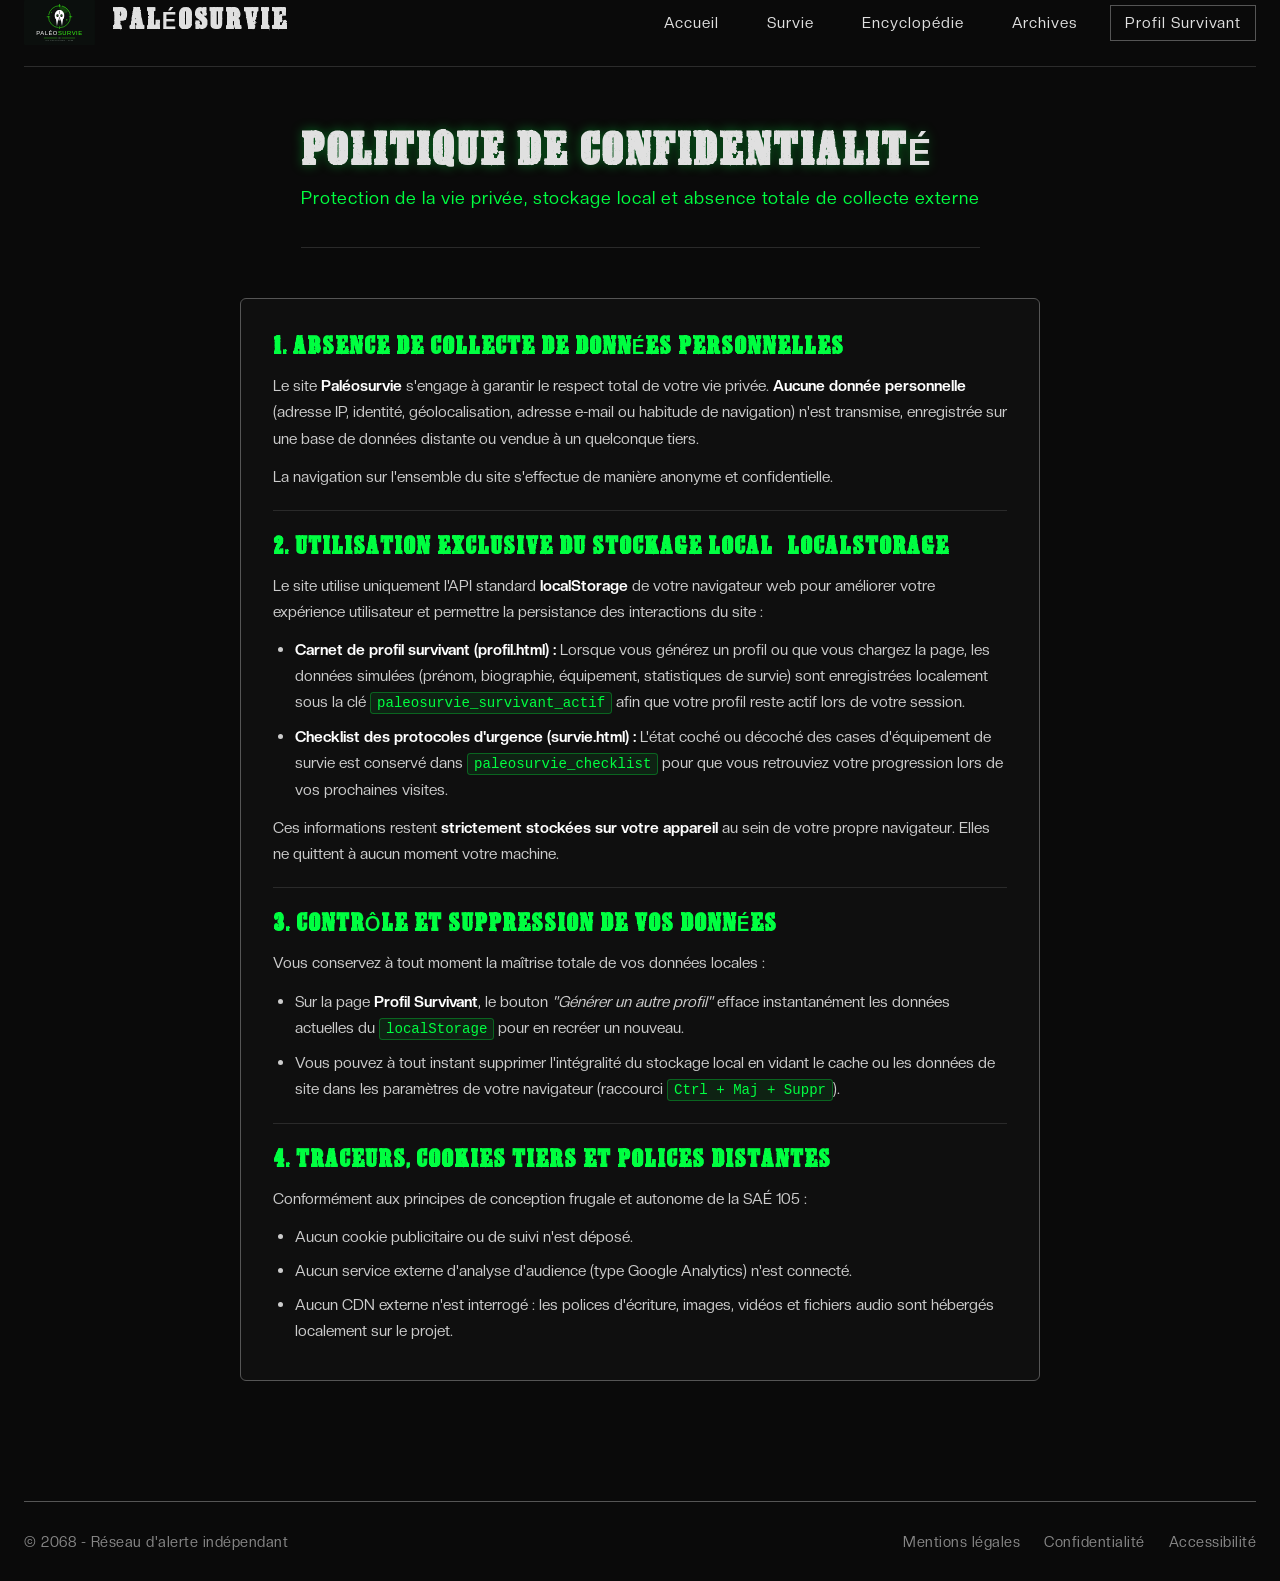
<file: confidentialite.html>
<!DOCTYPE html>
<html lang="fr">

<head>
    <meta charset="UTF-8">
    <meta name="viewport" content="width=device-width, initial-scale=1.0">
    <meta name="description"
        content="Politique de confidentialité et gestion des données locales du projet Paléosurvie (SAÉ 105). Zéro collecte, stockage local exclusif.">
    <title>Politique de Confidentialité | Paléosurvie 2068</title>
    <link rel="icon" href="images/paleosurvie_favicon.svg" type="image/svg+xml">
    <link rel="stylesheet" href="css/style.css">
    <script src="js/main.js" defer></script>
</head>

<body>
    <!-- ==================== EN-TÊTE DE NAVIGATION ==================== -->
    <header class="legal-header site-container">
        <div class="header-nav-bar">
            <a href="index.html" class="logo">
                <img src="images/paleosurvie_logo.svg" alt="Logo Paléosurvie" class="logo-img" width="690" height="440">
                <span class="logo-text">PALÉOSURVIE</span>
            </a>
            <nav class="main-nav" aria-label="Navigation principale">
                <ul class="nav-list">
                    <li class="nav-item"><a href="index.html" class="nav-link nav-accueil">Accueil</a></li>
                    <li class="nav-item"><a href="survie.html" class="nav-link nav-survie">Survie</a></li>
                    <li class="nav-item"><a href="encyclopedie.html" class="nav-link nav-encyclopedie">Encyclopédie</a></li>
                    <li class="nav-item"><a href="archives.html" class="nav-link nav-archives">Archives</a></li>
                    <li class="nav-item"><a href="profil.html" class="nav-link nav-profil nav-link-badge">Profil Survivant</a></li>
                </ul>
            </nav>
        </div>
    </header>

    <!-- ==================== CONTENU PRINCIPAL ==================== -->
    <div class="site-container">
        <main class="main-content legal-container">
            <header class="page-title-block">
                <h1 class="page-title">Politique de Confidentialité</h1>
                <p class="page-subtitle">Protection de la vie privée, stockage local et absence totale de collecte externe</p>
            </header>

            <div class="legal-content">
                <section class="legal-section">
                    <h2 class="legal-title">1. Absence de collecte de données personnelles</h2>
                    <p>
                        Le site <strong>Paléosurvie</strong> s'engage à garantir le respect total de votre vie privée. 
                        <strong>Aucune donnée personnelle</strong> (adresse IP, identité, géolocalisation, adresse e-mail ou habitude de navigation) n'est transmise, enregistrée sur une base de données distante ou vendue à un quelconque tiers.
                    </p>
                    <p>
                        La navigation sur l'ensemble du site s'effectue de manière anonyme et confidentielle.
                    </p>
                </section>

                <section class="legal-section">
                    <h2 class="legal-title">2. Utilisation exclusive du stockage local (localStorage)</h2>
                    <p>
                        Le site utilise uniquement l'API standard <strong>localStorage</strong> de votre navigateur web pour améliorer votre expérience utilisateur et permettre la persistance des interactions du site :
                    </p>
                    <ul>
                        <li>
                            <strong>Carnet de profil survivant (profil.html) :</strong> Lorsque vous générez un profil ou que vous chargez la page, les données simulées (prénom, biographie, équipement, statistiques de survie) sont enregistrées localement sous la clé <code>paleosurvie_survivant_actif</code> afin que votre profil reste actif lors de votre session.
                        </li>
                        <li>
                            <strong>Checklist des protocoles d'urgence (survie.html) :</strong> L'état coché ou décoché des cases d'équipement de survie est conservé dans <code>paleosurvie_checklist</code> pour que vous retrouviez votre progression lors de vos prochaines visites.
                        </li>
                    </ul>
                    <p>
                        Ces informations restent <strong>strictement stockées sur votre appareil</strong> au sein de votre propre navigateur. Elles ne quittent à aucun moment votre machine.
                    </p>
                </section>

                <section class="legal-section">
                    <h2 class="legal-title">3. Contrôle et suppression de vos données</h2>
                    <p>
                        Vous conservez à tout moment la maîtrise totale de vos données locales :
                    </p>
                    <ul>
                        <li>
                            Sur la page <strong>Profil Survivant</strong>, le bouton <em>"Générer un autre profil"</em> efface instantanément les données actuelles du <code>localStorage</code> pour en recréer un nouveau.
                        </li>
                        <li>
                            Vous pouvez à tout instant supprimer l'intégralité du stockage local en vidant le cache ou les données de site dans les paramètres de votre navigateur (raccourci <code>Ctrl + Maj + Suppr</code>).
                        </li>
                    </ul>
                </section>

                <section class="legal-section">
                    <h2 class="legal-title">4. Traceurs, cookies tiers et polices distantes</h2>
                    <p>
                        Conformément aux principes de conception frugale et autonome de la SAÉ 105 :
                    </p>
                    <ul>
                        <li>Aucun cookie publicitaire ou de suivi n'est déposé.</li>
                        <li>Aucun service externe d'analyse d'audience (type Google Analytics) n'est connecté.</li>
                        <li>Aucun CDN externe n'est interrogé : les polices d'écriture, images, vidéos et fichiers audio sont hébergés localement sur le projet.</li>
                    </ul>
                </section>
            </div>
        </main>

        <!-- ==================== PIED DE PAGE ==================== -->
        <footer class="main-footer">
            <p class="footer-copy">&copy; 2068 - Réseau d'alerte indépendant</p>
            <nav class="footer-nav" aria-label="Liens légaux">
                <ul class="footer-links">
                    <li><a href="mentions-legales.html" class="footer-link">Mentions légales</a></li>
                    <li><a href="confidentialite.html" class="footer-link">Confidentialité</a></li>
                    <li><a href="accessibilite.html" class="footer-link">Accessibilité</a></li>
                </ul>
            </nav>
        </footer>
    </div>
</body>

</html>
</file>
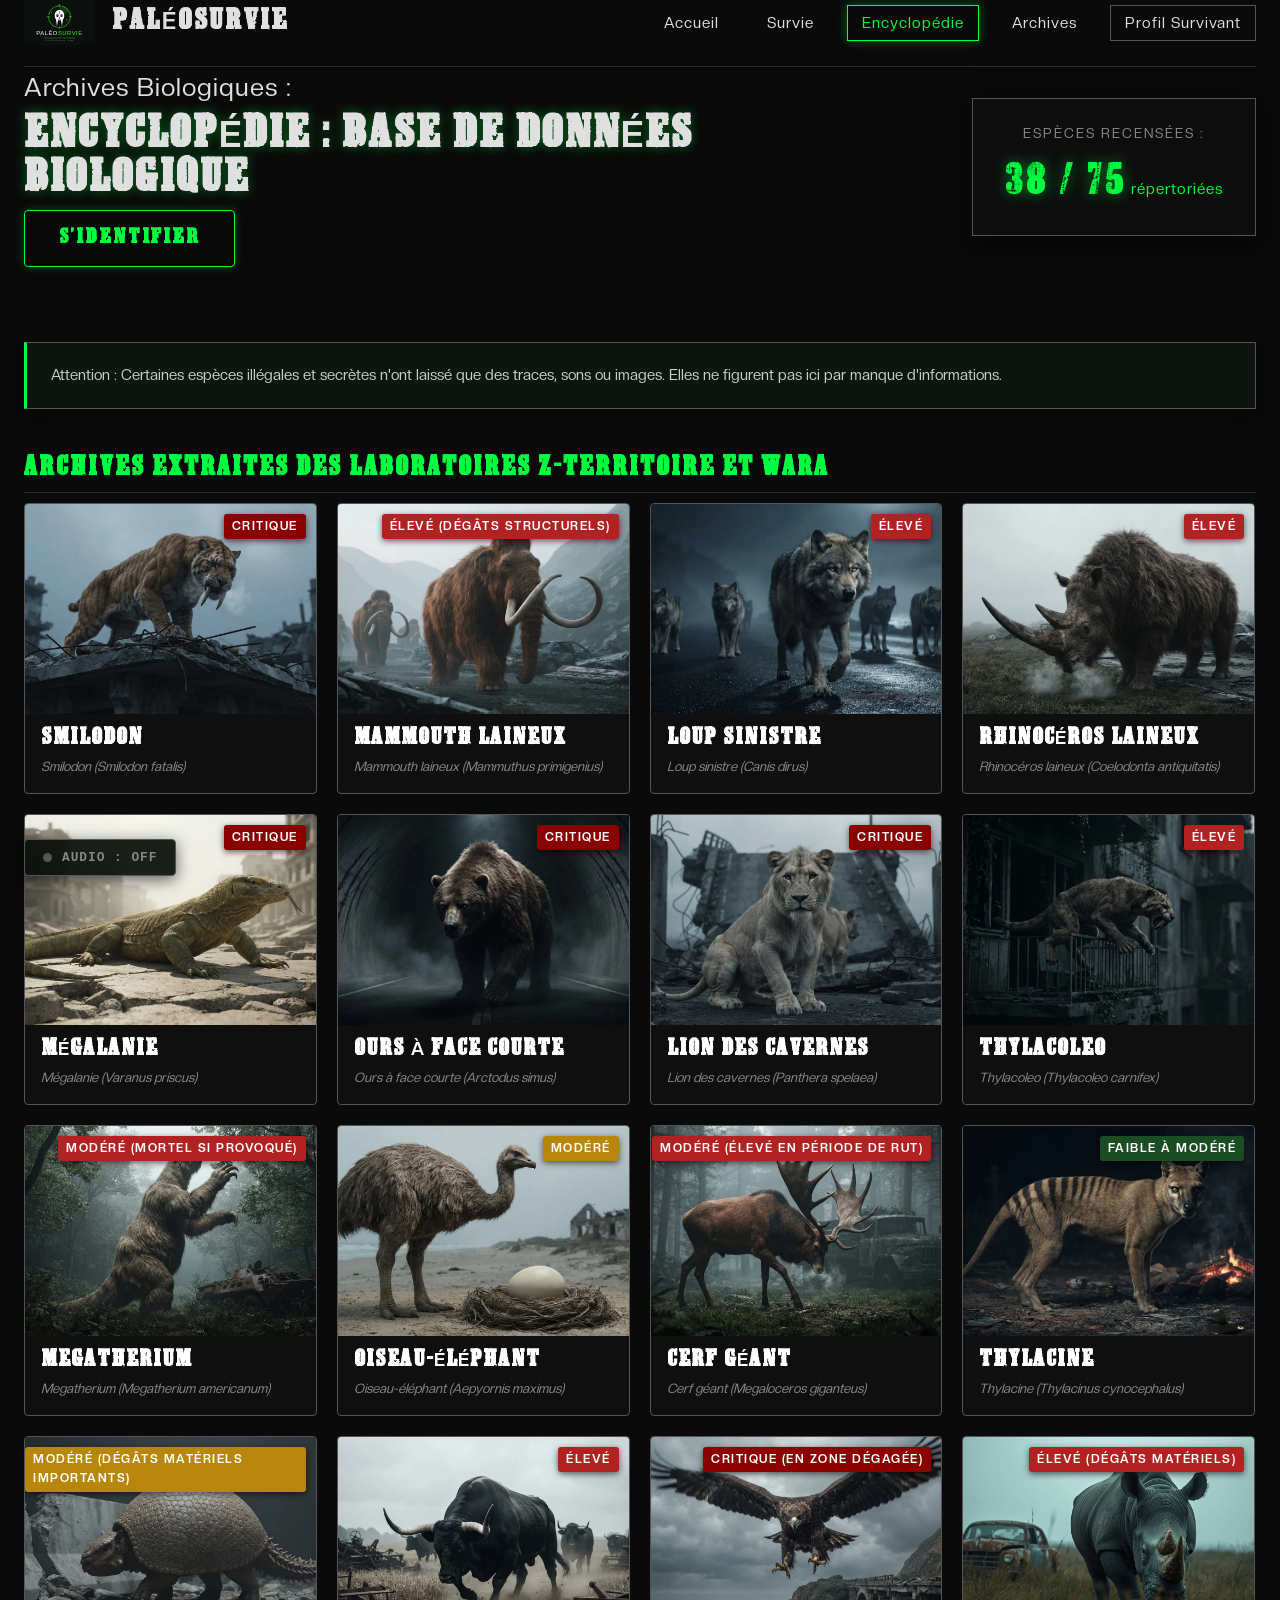
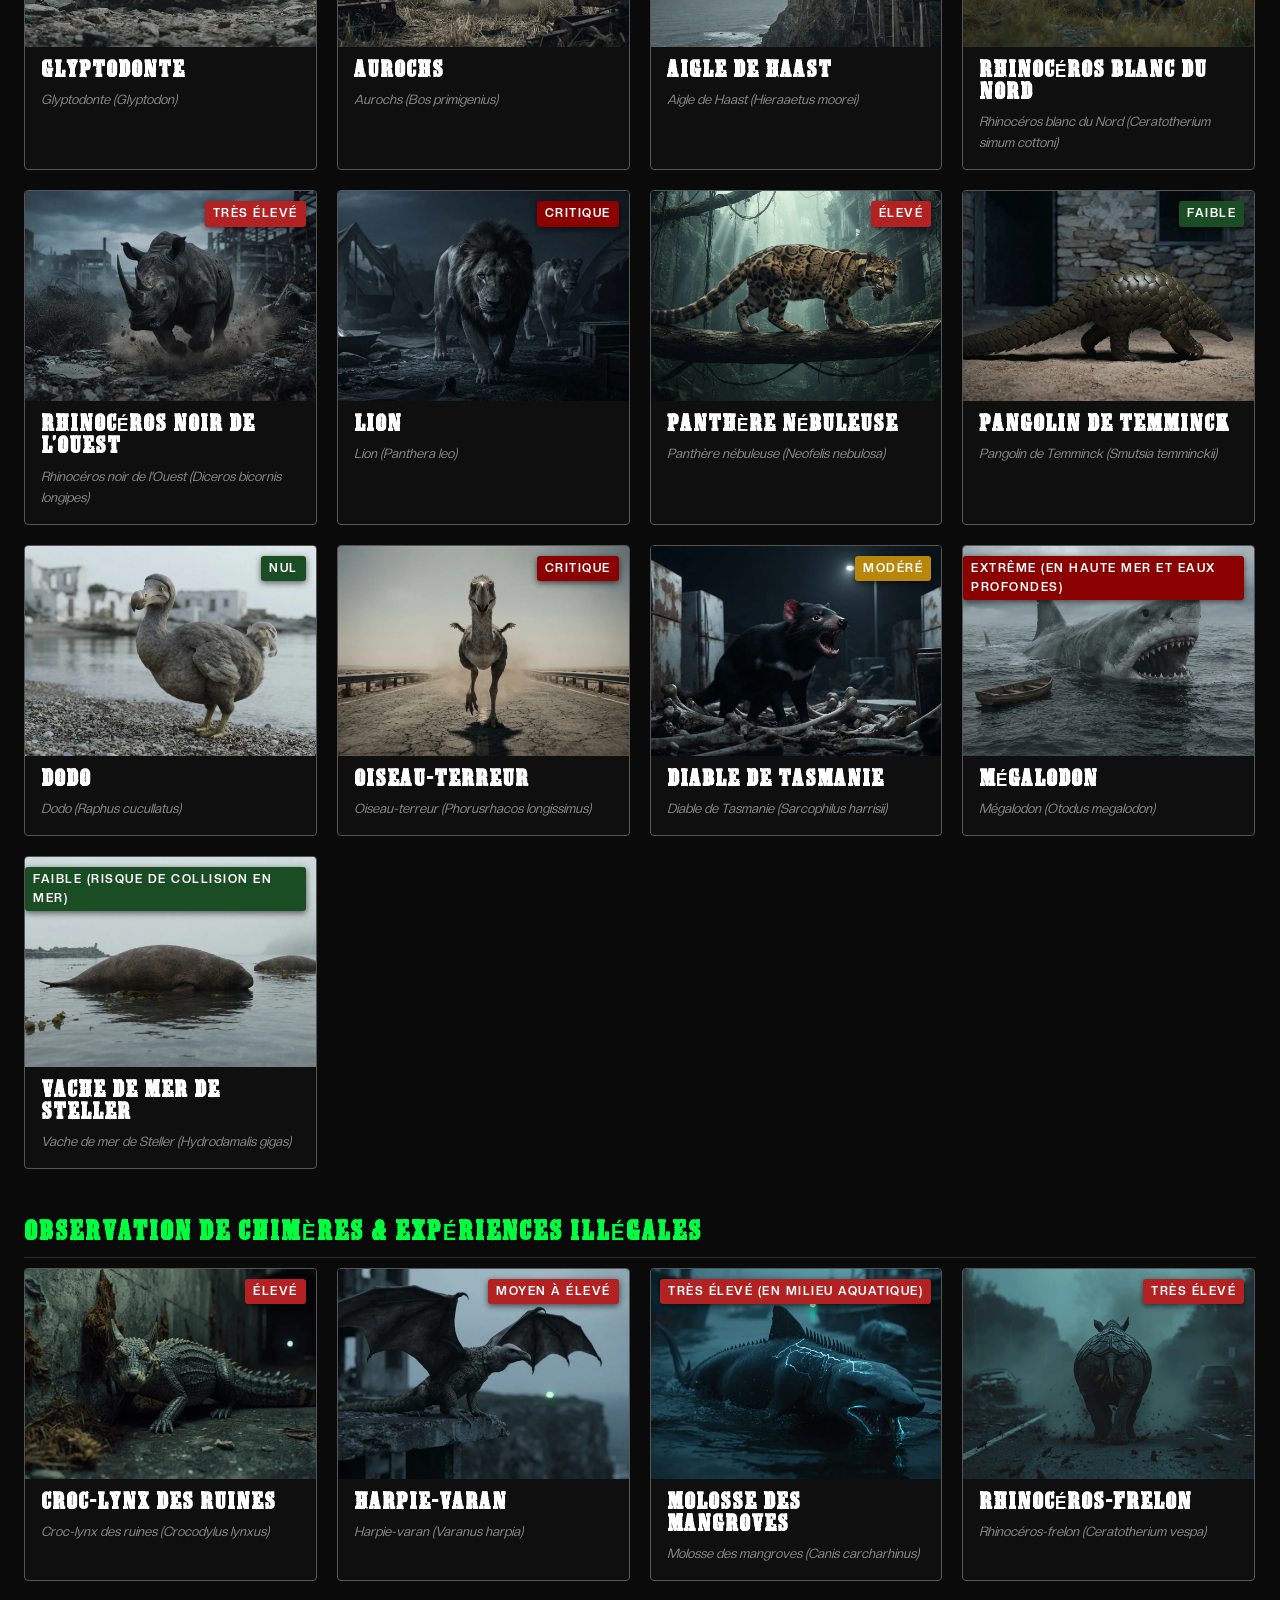
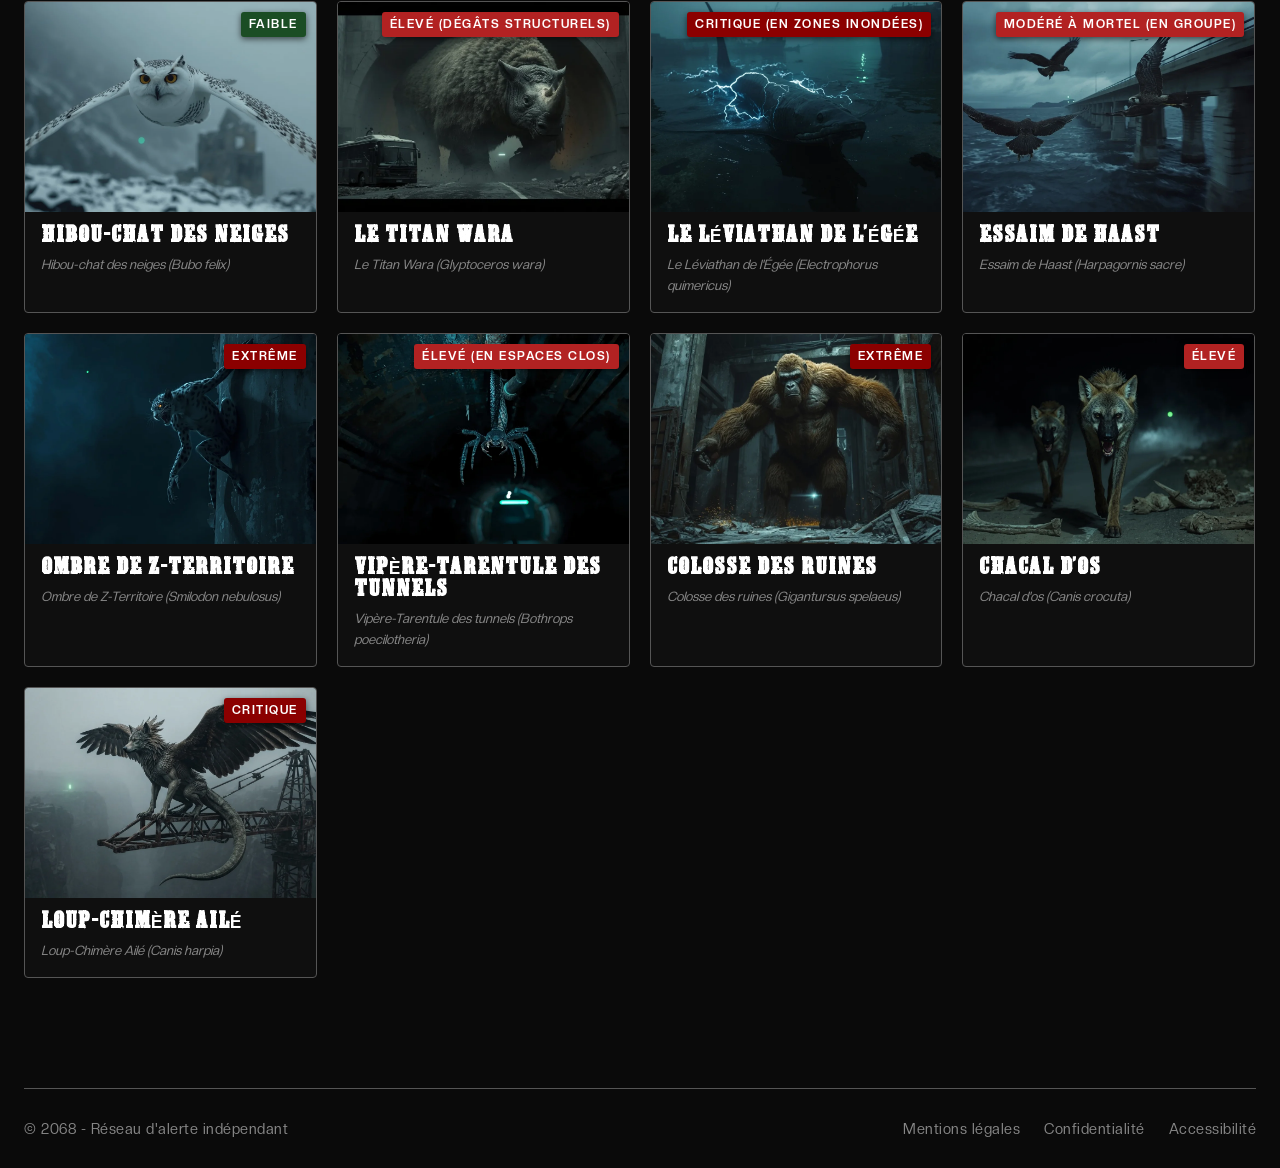
<file: encyclopedie.html>
<!DOCTYPE html>
<html lang="fr">

<head>
    <meta charset="UTF-8">
    <meta name="viewport" content="width=device-width, initial-scale=1.0">
    <meta name="description"
        content="Encyclopédie Paléosurvie - Base de données biologique des espèces réanimées et chimères issues des laboratoires Wara et Z-territoire (2068).">
    <title>Encyclopédie : Base de Données Biologique | Paléosurvie 2068</title>
    <link rel="icon" href="images/paleosurvie_favicon.svg" type="image/svg+xml">
    <link rel="stylesheet" href="css/style.css">
    <script src="js/main.js" defer></script>
</head>

<body>
    <!-- ==================== EN-TÊTE PRINCIPAL ==================== -->
    <header class="encyclopedie-header site-container">
        <!-- Barre de navigation supérieure (identique aux autres pages) -->
        <div class="header-nav-bar">
            <a href="index.html" class="logo">
                <img src="images/paleosurvie_logo.svg" alt="Logo Paléosurvie" class="logo-img" width="690" height="440">
                <span class="logo-text">PALÉOSURVIE</span>
            </a>
            <nav class="main-nav" aria-label="Navigation principale">
                <ul class="nav-list">
                    <li class="nav-item"><a href="index.html" class="nav-link nav-accueil">Accueil</a></li>
                    <li class="nav-item"><a href="survie.html" class="nav-link nav-survie">Survie</a></li>
                    <li class="nav-item"><a href="encyclopedie.html"
                            class="nav-link nav-encyclopedie nav-link-active">Encyclopédie</a></li>
                    <li class="nav-item"><a href="archives.html" class="nav-link nav-archives">Archives</a></li>
                    <li class="nav-item"><a href="profil.html" class="nav-link nav-profil nav-link-badge">Profil
                            Survivant</a></li>
                </ul>
            </nav>
        </div>

        <!-- Bloc Titre Hero de l'Encyclopédie -->
        <div class="encyclopedie-hero">
            <div class="encyclopedie-hero-left">
                <p class="hero-pretitle">Archives Biologiques :</p>
                <h1 class="page-title">Encyclopédie : Base de Données Biologique</h1>
                <div class="hero-actions">
                    <a href="profil.html" class="btn-auth">S'identifier</a>
                </div>
            </div>
            <div class="encyclopedie-hero-right">
                <aside class="satellite-card species-card" aria-label="Recensement des espèces">
                    <span class="satellite-label">Espèces Recensées :</span>
                    <p class="satellite-status"><span id="compteur-especes" class="species-count">38 / 75</span>
                        répertoriées</p>
                </aside>
            </div>
        </div>
    </header>

    <!-- ==================== CONTENU PRINCIPAL ==================== -->
    <div class="site-container">
        <main class="main-content">

            <!-- Avertissement Lore -->
            <aside class="warning-lore" aria-label="Avertissement d'archives">
                <p>Attention : Certaines espèces illégales et secrètes n'ont laissé que des traces, sons ou images.
                    Elles ne figurent pas ici par manque d'informations.</p>
            </aside>

            <!-- SECTION 1 : Espèces Réanimées -->
            <section class="section-encyclopedie" aria-labelledby="titre-reanimees">
                <h2 id="titre-reanimees" class="section-encyclopedie-titre">Archives extraites des laboratoires
                    Z-territoire et Wara</h2>
                <div id="grille-reanimees" class="grille-creatures"></div>
            </section>

            <!-- SECTION 2 : Chimères & Expériences illégales -->
            <section class="section-encyclopedie" aria-labelledby="titre-chimeres">
                <h2 id="titre-chimeres" class="section-encyclopedie-titre">Observation de chimères &amp; expériences
                    illégales</h2>
                <div id="grille-chimeres" class="grille-creatures"></div>
            </section>

        </main>

        <!-- ==================== PIED DE PAGE ==================== -->
        <footer class="main-footer">
            <p class="footer-copy">&copy; 2068 - Réseau d'alerte indépendant</p>
            <nav class="footer-nav" aria-label="Liens légaux">
                <ul class="footer-links">
                    <li><a href="mentions-legales.html" class="footer-link">Mentions légales</a></li>
                    <li><a href="confidentialite.html" class="footer-link">Confidentialité</a></li>
                    <li><a href="accessibilite.html" class="footer-link">Accessibilité</a></li>
                </ul>
            </nav>
        </footer>
    </div>

    <!-- ==================== LA MODALE (POP-UP) DÉTAIL CRÉATURE ==================== -->
    <div id="modale-creature" class="modale-creature modale-cachee" role="dialog" aria-modal="true" aria-labelledby="modale-nom">
        <div class="modale-overlay" id="modale-overlay"></div>
        <div class="modale-boite">
            <!-- Bouton de fermeture [X] -->
            <button type="button" id="btn-fermer-modale" class="btn-fermer-modale"
                aria-label="Fermer la modale">&times;</button>

            <!-- PARTIE SUPÉRIEURE (Image à gauche, Infos rapides à droite) -->
            <div class="modale-section-superieure">
                <!-- Zone Image avec badge Danger -->
                <div class="modale-zone-image">
                    <span id="modale-danger" class="modale-badge-danger">Danger : ---</span>
                    <figure class="modale-cadre-photo">
                        <img id="modale-photo" src="data:image/svg+xml,%3Csvg%20xmlns=%27http://www.w3.org/2000/svg%27%20viewBox=%270%200%201%201%27%3E%3C/svg%3E" alt="Photographie de la créature" class="modale-photo-img" width="800" height="500">
                    </figure>
                </div>

                <!-- Zone Infos (Danger, % ADN, Direction, Comportement, Attaques) -->
                <div class="modale-zone-infos">
                    <ul class="modale-liste-infos">
                        <li>
                            <span class="modale-champ-label">% ADN :</span>
                            <span id="modale-adn" class="modale-champ-valeur">---</span>
                        </li>
                        <li>
                            <span class="modale-champ-label">Direction de migration :</span>
                            <span id="modale-direction" class="modale-champ-valeur">---</span>
                        </li>
                        <li>
                            <span class="modale-champ-label">Comportement :</span>
                            <span id="modale-comportement" class="modale-champ-valeur">---</span>
                        </li>
                        <li>
                            <span class="modale-champ-label">Attaques enregistrées :</span>
                            <span id="modale-attaques" class="modale-champ-valeur">---</span>
                        </li>
                    </ul>
                </div>
            </div>

            <!-- PARTIE INFÉRIEURE (Détails complets à gauche, Formulaire transmission à droite) -->
            <div class="modale-section-inferieure">
                <!-- Zone Détails (Nom, Alimentation, Apparition, Disparition, Réanimation, Conseils) -->
                <div class="modale-zone-details">
                    <ul class="modale-liste-details">
                        <li>
                            <span class="modale-champ-label">Nom d'espèce :</span>
                            <span id="modale-nom" class="modale-champ-valeur">---</span>
                        </li>
                        <li>
                            <span class="modale-champ-label">Alimentation :</span>
                            <span id="modale-alimentation" class="modale-champ-valeur">---</span>
                        </li>
                        <li>
                            <span class="modale-champ-label">Année d'apparition :</span>
                            <span id="modale-apparition" class="modale-champ-valeur">---</span>
                        </li>
                        <li>
                            <span class="modale-champ-label">Année de disparition :</span>
                            <span id="modale-disparition" class="modale-champ-valeur">---</span>
                        </li>
                        <li>
                            <span class="modale-champ-label">Année de réanimation :</span>
                            <span id="modale-reanimation" class="modale-champ-valeur">---</span>
                        </li>
                        <li class="modale-item-conseils">
                            <span class="modale-champ-label">Conseils pour cette espèce :</span>
                            <p id="modale-conseils" class="modale-conseils-texte">---</p>
                        </li>
                    </ul>
                </div>

                <!-- Encart formulaire avec <textarea> + <button>Envoyer</button> + <p id="msg-info" class="cache"> -->
                <form class="modale-zone-ajout" id="form-observation">
                    <h3 class="modale-ajout-titre">Ajouter une information</h3>
                    <p class="modale-ajout-description">Transmettez une observation de terrain pour enrichir la base de
                        données.</p>
                    <textarea id="champ-info-survivant" class="modale-textarea"
                        placeholder="Observation terrain (coordonnées, comportement observé)..." rows="4"
                        aria-label="Observation terrain"></textarea>
                    <button type="button" id="btn-envoyer-info" class="btn-envoyer-info">Envoyer</button>
                    <p id="msg-info" class="msg-info cache">Information transmise au réseau. En cours de traitement...</p>
                </form>
            </div>
        </div>
    </div>

    <!-- ==================== CONTRÔLE AUDIO D'AMBIANCE ==================== -->
    <button type="button" id="btn-audio" class="btn-audio" aria-label="Activer ou désactiver la musique d'ambiance">
        <span class="btn-audio-indicateur" aria-hidden="true"></span>
        <span id="btn-audio-texte">Audio : OFF</span>
    </button>
    <audio id="audio-ambiance" loop preload="none">
        <source src="audio/son%20ambiance.mp3" type="audio/mpeg">
    </audio>
</body>

</html>
</file>
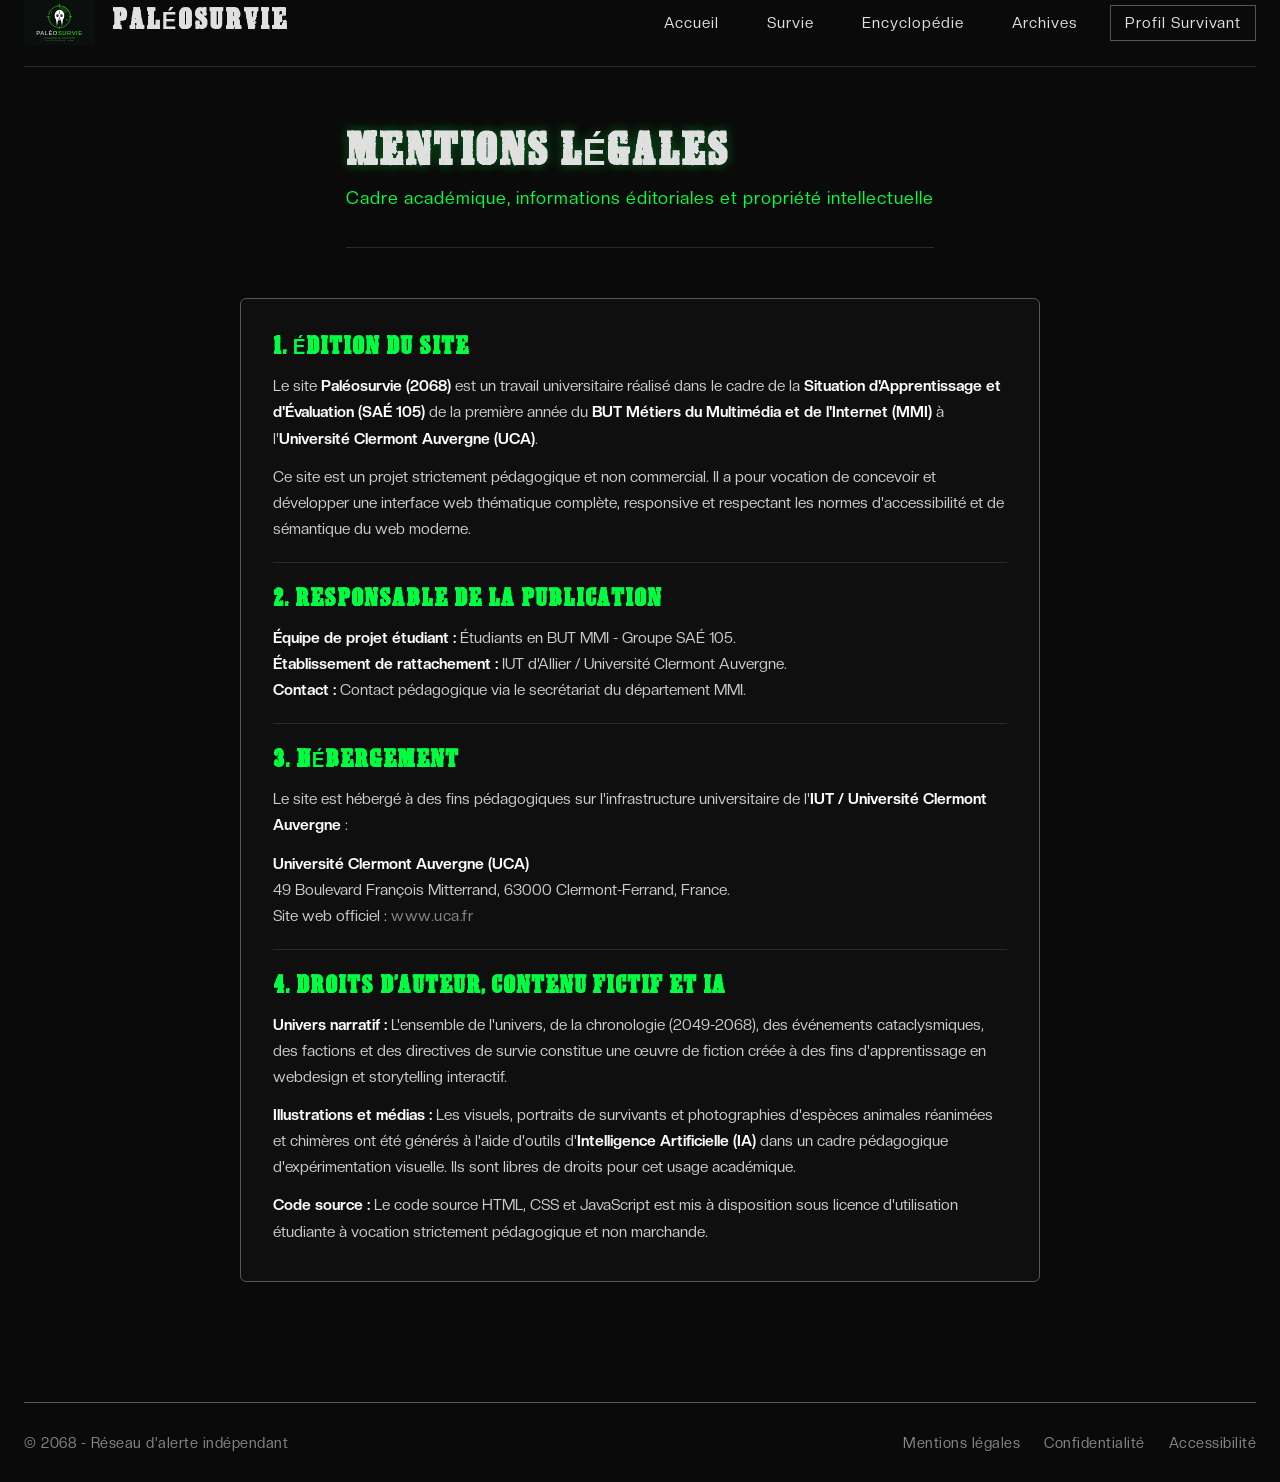
<file: mentions-legales.html>
<!DOCTYPE html>
<html lang="fr">

<head>
    <meta charset="UTF-8">
    <meta name="viewport" content="width=device-width, initial-scale=1.0">
    <meta name="description"
        content="Mentions légales du projet pédagogique Paléosurvie (SAÉ 105 - BUT MMI). Éditeur, hébergement, droits d'auteur et mentions IA.">
    <title>Mentions Légales | Paléosurvie 2068</title>
    <link rel="icon" href="images/paleosurvie_favicon.svg" type="image/svg+xml">
    <link rel="stylesheet" href="css/style.css">
    <script src="js/main.js" defer></script>
</head>

<body>
    <!-- ==================== EN-TÊTE DE NAVIGATION ==================== -->
    <header class="legal-header site-container">
        <div class="header-nav-bar">
            <a href="index.html" class="logo">
                <img src="images/paleosurvie_logo.svg" alt="Logo Paléosurvie" class="logo-img" width="690" height="440">
                <span class="logo-text">PALÉOSURVIE</span>
            </a>
            <nav class="main-nav" aria-label="Navigation principale">
                <ul class="nav-list">
                    <li class="nav-item"><a href="index.html" class="nav-link nav-accueil">Accueil</a></li>
                    <li class="nav-item"><a href="survie.html" class="nav-link nav-survie">Survie</a></li>
                    <li class="nav-item"><a href="encyclopedie.html" class="nav-link nav-encyclopedie">Encyclopédie</a></li>
                    <li class="nav-item"><a href="archives.html" class="nav-link nav-archives">Archives</a></li>
                    <li class="nav-item"><a href="profil.html" class="nav-link nav-profil nav-link-badge">Profil Survivant</a></li>
                </ul>
            </nav>
        </div>
    </header>

    <!-- ==================== CONTENU PRINCIPAL ==================== -->
    <div class="site-container">
        <main class="main-content legal-container">
            <header class="page-title-block">
                <h1 class="page-title">Mentions Légales</h1>
                <p class="page-subtitle">Cadre académique, informations éditoriales et propriété intellectuelle</p>
            </header>

            <div class="legal-content">
                <section class="legal-section">
                    <h2 class="legal-title">1. Édition du site</h2>
                    <p>
                        Le site <strong>Paléosurvie (2068)</strong> est un travail universitaire réalisé dans le cadre de la 
                        <strong>Situation d'Apprentissage et d'Évaluation (SAÉ 105)</strong> de la première année du 
                        <strong>BUT Métiers du Multimédia et de l'Internet (MMI)</strong> à l'<strong>Université Clermont Auvergne (UCA)</strong>.
                    </p>
                    <p>
                        Ce site est un projet strictement pédagogique et non commercial. Il a pour vocation de concevoir et développer une interface web thématique complète, responsive et respectant les normes d'accessibilité et de sémantique du web moderne.
                    </p>
                </section>

                <section class="legal-section">
                    <h2 class="legal-title">2. Responsable de la publication</h2>
                    <p>
                        <strong>Équipe de projet étudiant :</strong> Étudiants en BUT MMI - Groupe SAÉ 105.<br>
                        <strong>Établissement de rattachement :</strong> IUT d'Allier / Université Clermont Auvergne.<br>
                        <strong>Contact :</strong> Contact pédagogique via le secrétariat du département MMI.
                    </p>
                </section>

                <section class="legal-section">
                    <h2 class="legal-title">3. Hébergement</h2>
                    <p>
                        Le site est hébergé à des fins pédagogiques sur l'infrastructure universitaire de l'<strong>IUT / Université Clermont Auvergne</strong> :
                    </p>
                    <p>
                        <strong>Université Clermont Auvergne (UCA)</strong><br>
                        49 Boulevard François Mitterrand, 63000 Clermont-Ferrand, France.<br>
                        Site web officiel : <a href="https://www.uca.fr" target="_blank" rel="noopener noreferrer" class="footer-link">www.uca.fr</a>
                    </p>
                </section>

                <section class="legal-section">
                    <h2 class="legal-title">4. Droits d'auteur, contenu fictif et IA</h2>
                    <p>
                        <strong>Univers narratif :</strong> L'ensemble de l'univers, de la chronologie (2049-2068), des événements cataclysmiques, des factions et des directives de survie constitue une œuvre de fiction créée à des fins d'apprentissage en webdesign et storytelling interactif.
                    </p>
                    <p>
                        <strong>Illustrations et médias :</strong> Les visuels, portraits de survivants et photographies d'espèces animales réanimées et chimères ont été générés à l'aide d'outils d'<strong>Intelligence Artificielle (IA)</strong> dans un cadre pédagogique d'expérimentation visuelle. Ils sont libres de droits pour cet usage académique.
                    </p>
                    <p>
                        <strong>Code source :</strong> Le code source HTML, CSS et JavaScript est mis à disposition sous licence d'utilisation étudiante à vocation strictement pédagogique et non marchande.
                    </p>
                </section>
            </div>
        </main>

        <!-- ==================== PIED DE PAGE ==================== -->
        <footer class="main-footer">
            <p class="footer-copy">&copy; 2068 - Réseau d'alerte indépendant</p>
            <nav class="footer-nav" aria-label="Liens légaux">
                <ul class="footer-links">
                    <li><a href="mentions-legales.html" class="footer-link">Mentions légales</a></li>
                    <li><a href="confidentialite.html" class="footer-link">Confidentialité</a></li>
                    <li><a href="accessibilite.html" class="footer-link">Accessibilité</a></li>
                </ul>
            </nav>
        </footer>
    </div>
</body>

</html>
</file>
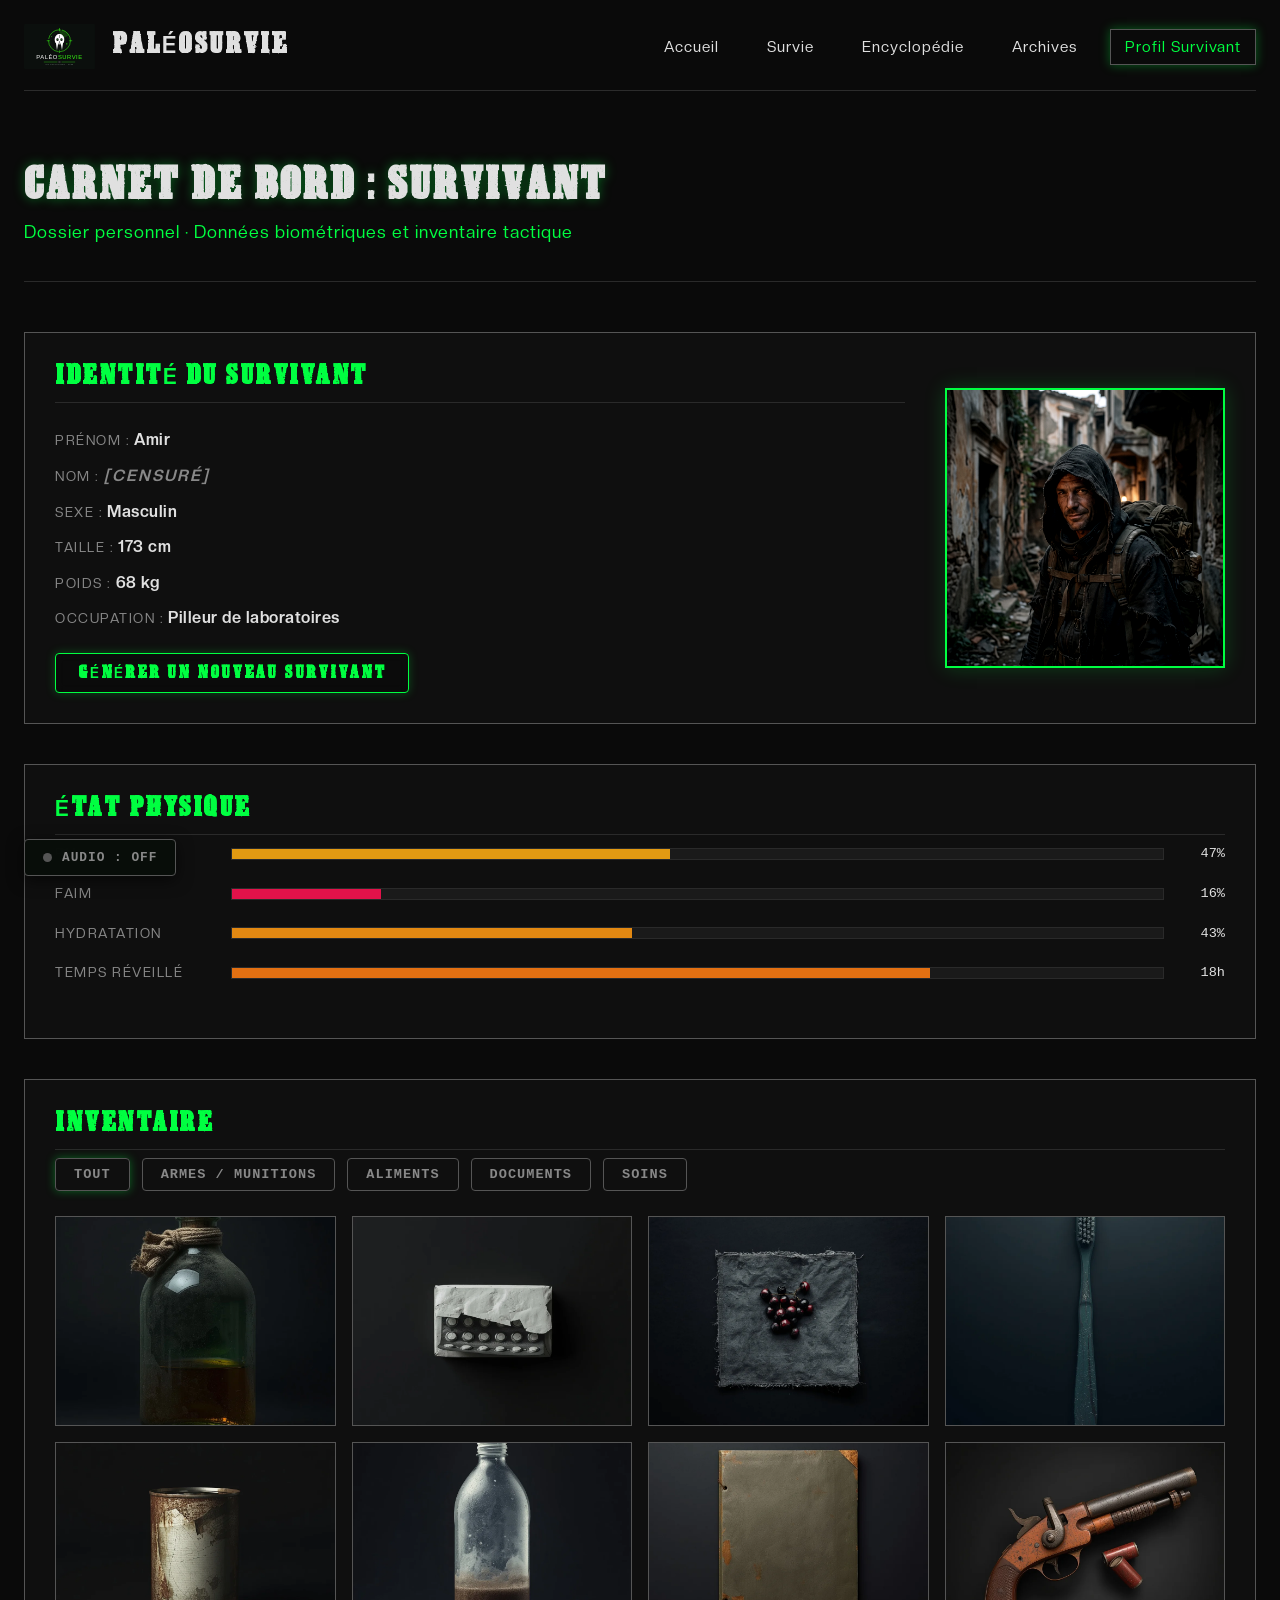
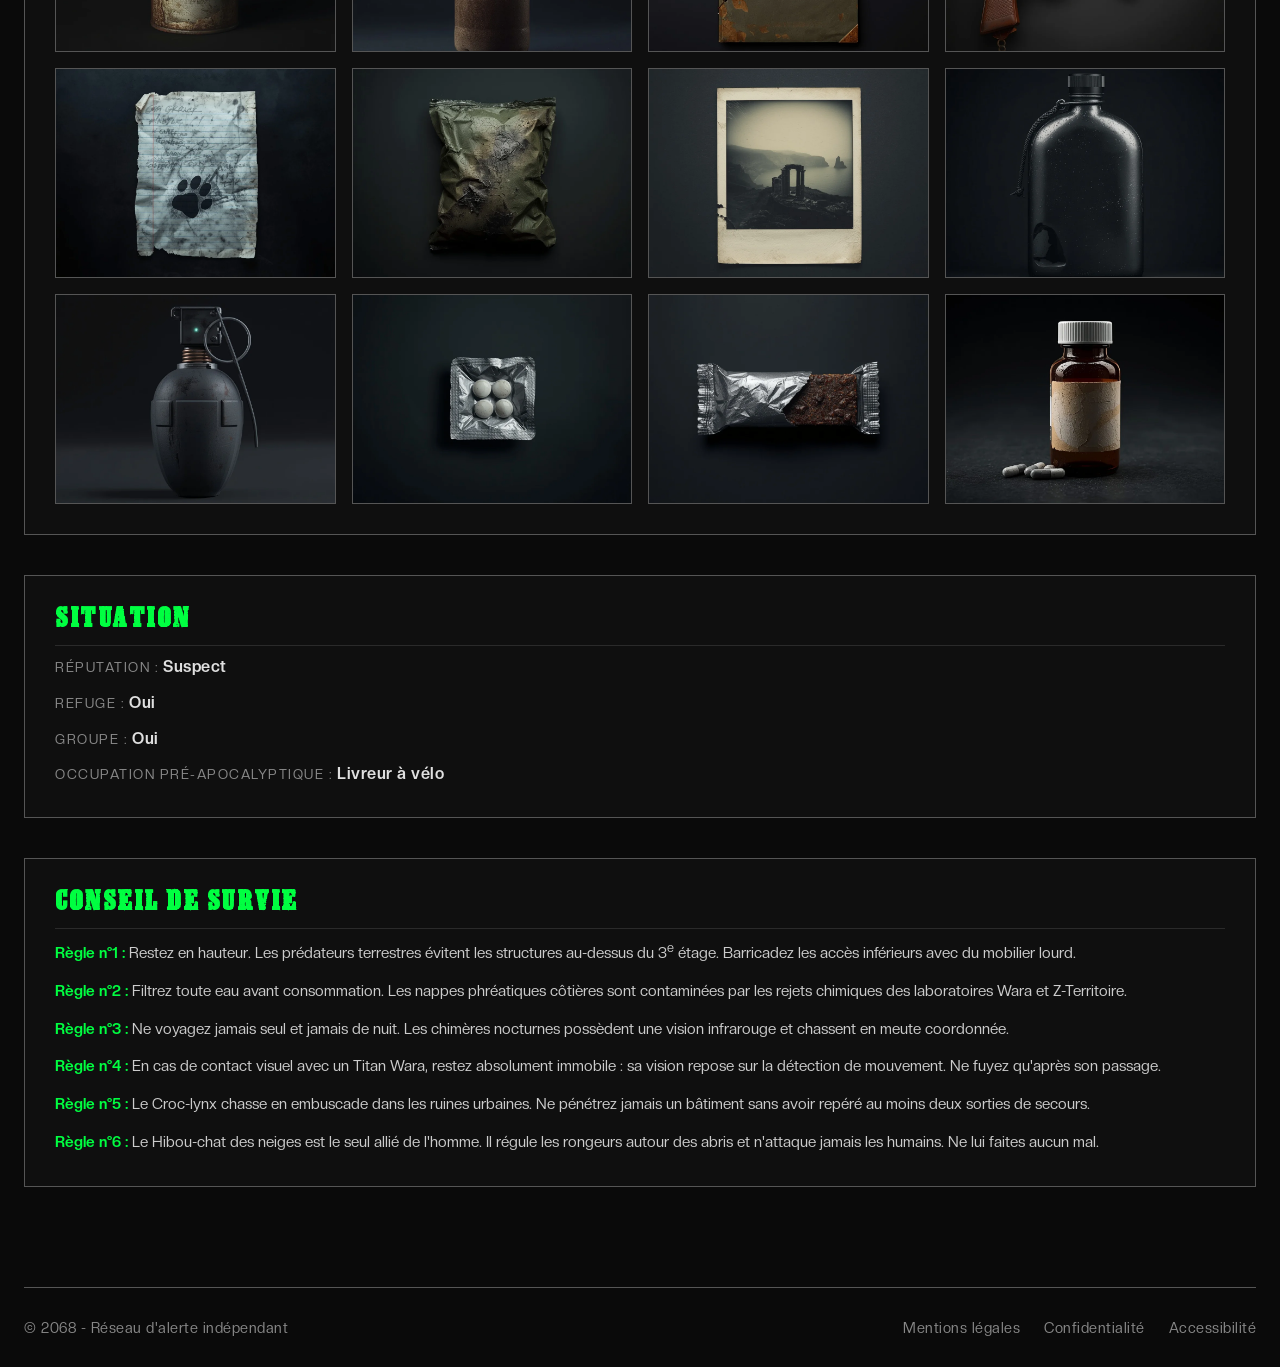
<file: profil.html>
<!DOCTYPE html>
<html lang="fr">

<head>
    <meta charset="UTF-8">
    <meta name="viewport" content="width=device-width, initial-scale=1.0">
    <meta name="description"
        content="Carnet de bord du survivant - Profil, état physique, réputation et inventaire de survie.">
    <title>Profil Survivant | Paléosurvie 2068</title>
    <link rel="icon" href="images/paleosurvie_favicon.svg" type="image/svg+xml">
    <link rel="stylesheet" href="css/style.css">
    <script src="js/main.js" defer></script>
</head>

<body>
    <!-- ==================== EN-TÊTE ==================== -->
    <header class="profil-header site-container">
        <div class="header-nav-bar">
            <a href="index.html" class="logo">
                <img src="images/paleosurvie_logo.svg" alt="Logo Paléosurvie" class="logo-img" width="690" height="440">
                <span class="logo-text">PALÉOSURVIE</span>
            </a>
            <nav class="main-nav" aria-label="Navigation principale">
                <ul class="nav-list">
                    <li class="nav-item"><a href="index.html" class="nav-link nav-accueil">Accueil</a></li>
                    <li class="nav-item"><a href="survie.html" class="nav-link nav-survie">Survie</a></li>
                    <li class="nav-item"><a href="encyclopedie.html" class="nav-link nav-encyclopedie">Encyclopédie</a></li>
                    <li class="nav-item"><a href="archives.html" class="nav-link nav-archives">Archives</a></li>
                    <li class="nav-item"><a href="profil.html"
                            class="nav-link nav-profil nav-link-badge nav-link-active">Profil Survivant</a></li>
                </ul>
            </nav>
        </div>
    </header>

    <!-- ==================== CONTENU PRINCIPAL ==================== -->
    <div class="site-container">
        <main class="main-content">
            <!-- Titre de la page -->
            <header class="page-title-block">
                <h1 class="page-title">Carnet de Bord : Survivant</h1>
                <p class="page-subtitle">Dossier personnel · Données biométriques et inventaire tactique</p>
            </header>

            <!-- ==================== SECTION IDENTITÉ (Texte gauche / Avatar droite) ==================== -->
            <section class="profil-identite" aria-labelledby="identite-title">
                <div class="profil-infos">
                    <h2 id="identite-title" class="profil-section-title">Identité du Survivant</h2>
                    <ul class="profil-liste">
                        <li><span class="profil-label">Prénom :</span> <span id="profil-prenom"
                                class="profil-valeur">---</span></li>
                        <li><span class="profil-label">Nom :</span> <span
                                class="profil-valeur profil-censure">[CENSURÉ]</span></li>
                        <li><span class="profil-label">Sexe :</span> <span id="profil-sexe"
                                class="profil-valeur">---</span></li>
                        <li><span class="profil-label">Taille :</span> <span id="profil-taille"
                                class="profil-valeur">---</span></li>
                        <li><span class="profil-label">Poids :</span> <span id="profil-poids"
                                class="profil-valeur">---</span></li>
                        <li><span class="profil-label">Occupation :</span> <span id="profil-occ-post"
                                class="profil-valeur">---</span></li>
                    </ul>
                    <form id="form-survivant" class="profil-action-form">
                        <button id="btn-nouveau-survivant" class="btn-auth btn-nouveau-survivant" type="button">Générer un nouveau
                            survivant</button>
                    </form>
                </div>
                <figure class="profil-avatar-frame">
                    <img id="avatar-survivant" src="data:image/svg+xml,%3Csvg%20xmlns=%27http://www.w3.org/2000/svg%27%20viewBox=%270%200%201%201%27%3E%3C/svg%3E" alt="Avatar du survivant" class="profil-avatar-img" width="400" height="400">
                </figure>
            </section>

            <!-- ==================== SECTION ÉTAT PHYSIQUE ==================== -->
            <section class="profil-etat" aria-labelledby="etat-title">
                <h2 id="etat-title" class="profil-section-title">État Physique</h2>
                <ul class="profil-barres">
                    <li class="barre-groupe">
                        <span class="barre-label">PV</span>
                        <div class="barre-fond">
                            <div id="barre-pv" class="barre-remplissage"></div>
                        </div>
                        <span class="barre-texte" id="val-pv">--%</span>
                    </li>
                    <li class="barre-groupe">
                        <span class="barre-label">Faim</span>
                        <div class="barre-fond">
                            <div id="barre-faim" class="barre-remplissage"></div>
                        </div>
                        <span class="barre-texte" id="val-faim">--%</span>
                    </li>
                    <li class="barre-groupe">
                        <span class="barre-label">Hydratation</span>
                        <div class="barre-fond">
                            <div id="barre-hydratation" class="barre-remplissage"></div>
                        </div>
                        <span class="barre-texte" id="val-hydratation">--%</span>
                    </li>
                    <li class="barre-groupe">
                        <span class="barre-label">Temps réveillé</span>
                        <div class="barre-fond">
                            <div id="barre-sommeil" class="barre-remplissage"></div>
                        </div>
                        <span class="barre-texte" id="val-sommeil">--h</span>
                    </li>
                </ul>
            </section>

            <!-- ==================== SECTION INVENTAIRE ==================== -->
            <section class="profil-inventaire" aria-labelledby="inventaire-title">
                <h2 id="inventaire-title" class="profil-section-title">Inventaire</h2>
                <nav class="filtre-bar" aria-label="Filtres de l'inventaire">
                    <button class="filtre-btn filtre-actif" data-filtre="tout" type="button">Tout</button>
                    <button class="filtre-btn" data-filtre="arme" type="button">Armes / Munitions</button>
                    <button class="filtre-btn" data-filtre="aliment" type="button">Aliments</button>
                    <button class="filtre-btn" data-filtre="document" type="button">Documents</button>
                    <button class="filtre-btn" data-filtre="soin" type="button">Soins</button>
                </nav>
                <div id="grille-inventaire" class="grille-inventaire">
                    <!-- Cartes générées dynamiquement par JS -->
                </div>
            </section>

            <!-- ==================== SECTION SITUATION ==================== -->
            <section class="profil-complement" aria-labelledby="situation-title">
                <h2 id="situation-title" class="profil-section-title">Situation</h2>
                <ul class="profil-liste">
                    <li><span class="profil-label">Réputation :</span> <span id="profil-reputation"
                            class="profil-valeur">---</span></li>
                    <li><span class="profil-label">Refuge :</span> <span id="profil-refuge"
                            class="profil-valeur">---</span></li>
                    <li><span class="profil-label">Groupe :</span> <span id="profil-groupe"
                            class="profil-valeur">---</span></li>
                    <li><span class="profil-label">Occupation pré-apocalyptique :</span> <span id="profil-occ-pre"
                            class="profil-valeur">---</span></li>
                </ul>
            </section>

            <!-- ==================== SECTION CONSEIL DE SURVIE ==================== -->
            <section class="profil-conseil" aria-labelledby="conseil-title">
                <h2 id="conseil-title" class="profil-section-title">Conseil de Survie</h2>
                <div class="conseil-contenu">
                    <p>
                        <strong>Règle n°1 :</strong> Restez en hauteur. Les prédateurs terrestres évitent les
                        structures au-dessus du 3<sup>e</sup> étage. Barricadez les accès inférieurs avec du mobilier
                        lourd.
                    </p>
                    <p>
                        <strong>Règle n°2 :</strong> Filtrez toute eau avant consommation. Les nappes phréatiques
                        côtières sont contaminées par les rejets chimiques des laboratoires Wara et Z-Territoire.
                    </p>
                    <p>
                        <strong>Règle n°3 :</strong> Ne voyagez jamais seul et jamais de nuit. Les chimères nocturnes
                        possèdent une vision infrarouge et chassent en meute coordonnée.
                    </p>
                    <p>
                        <strong>Règle n°4 :</strong> En cas de contact visuel avec un Titan Wara, restez absolument
                        immobile : sa vision repose sur la détection de mouvement. Ne fuyez qu'après son passage.
                    </p>
                    <p>
                        <strong>Règle n°5 :</strong> Le Croc-lynx chasse en embuscade dans les ruines urbaines. Ne
                        pénétrez jamais un bâtiment sans avoir repéré au moins deux sorties de secours.
                    </p>
                    <p>
                        <strong>Règle n°6 :</strong> Le Hibou-chat des neiges est le seul allié de l'homme. Il régule
                        les rongeurs autour des abris et n'attaque jamais les humains. Ne lui faites aucun mal.
                    </p>
                </div>
            </section>

        </main>

        <!-- ==================== PIED DE PAGE ==================== -->
        <footer class="main-footer">
            <p class="footer-copy">&copy; 2068 - Réseau d'alerte indépendant</p>
            <nav class="footer-nav" aria-label="Liens légaux">
                <ul class="footer-links">
                    <li><a href="mentions-legales.html" class="footer-link">Mentions légales</a></li>
                    <li><a href="confidentialite.html" class="footer-link">Confidentialité</a></li>
                    <li><a href="accessibilite.html" class="footer-link">Accessibilité</a></li>
                </ul>
            </nav>
        </footer>
    </div>

    <!-- ==================== CONTRÔLE AUDIO D'AMBIANCE ==================== -->
    <button type="button" id="btn-audio" class="btn-audio" aria-label="Activer ou désactiver la musique d'ambiance">
        <span class="btn-audio-indicateur" aria-hidden="true"></span>
        <span id="btn-audio-texte">Audio : OFF</span>
    </button>
    <audio id="audio-ambiance" loop preload="none">
        <source src="audio/son%20ambiance.mp3" type="audio/mpeg">
    </audio>
</body>

</html>
</file>
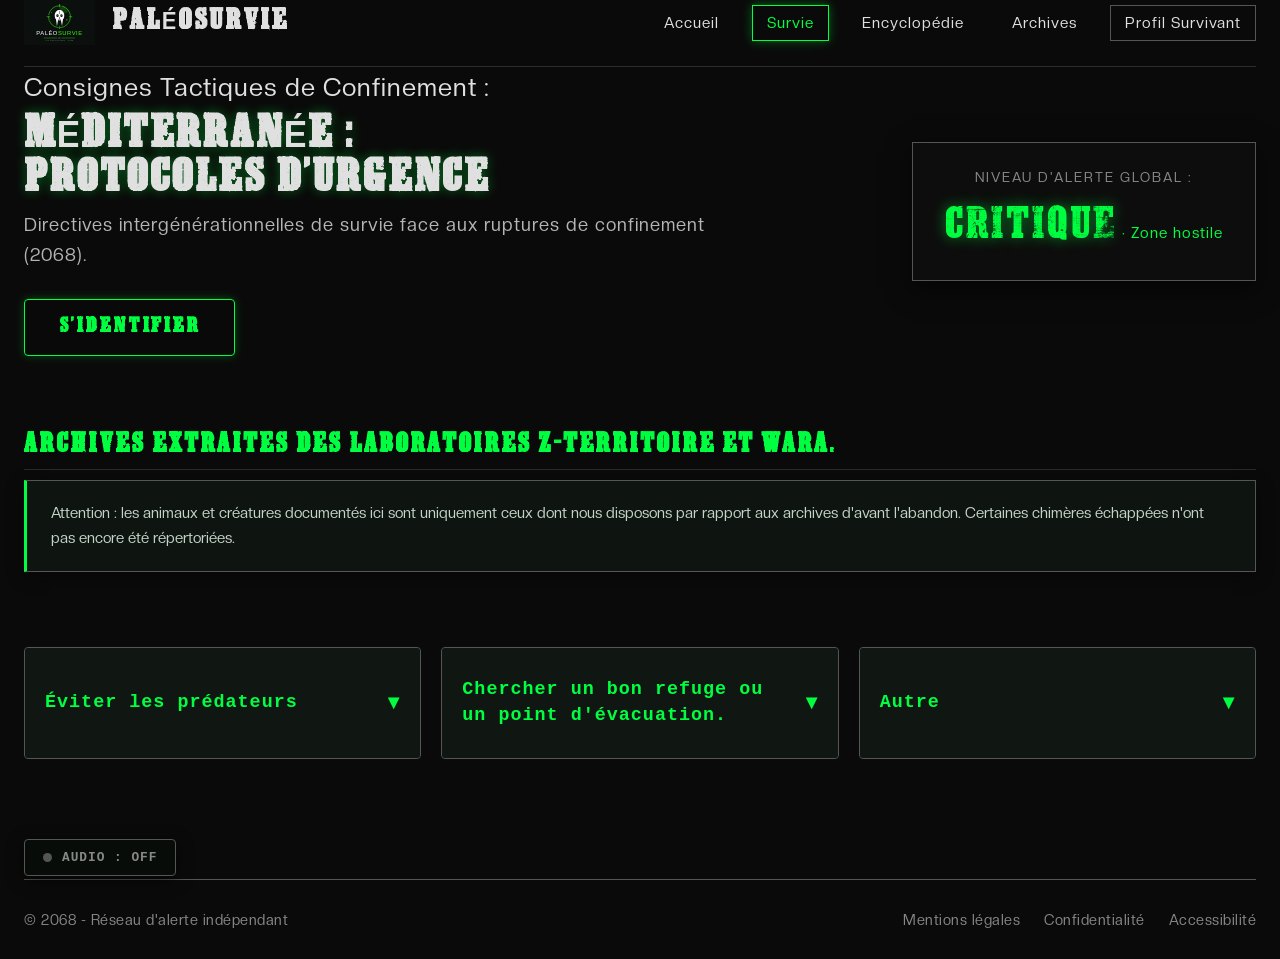
<file: survie.html>
<!DOCTYPE html>
<html lang="fr">

<head>
    <meta charset="UTF-8">
    <meta name="viewport" content="width=device-width, initial-scale=1.0">
    <meta name="description"
        content="Protocoles d'urgence et directives de survie Paléosurvie - Consignes tactiques et extraction (2068).">
    <title>Protocoles d'Urgence : Survie | Paléosurvie 2068</title>
    <link rel="icon" href="images/paleosurvie_favicon.svg" type="image/svg+xml">
    <link rel="stylesheet" href="css/style.css">
    <script src="js/main.js" defer></script>
</head>

<body>
    <!-- ==================== EN-TÊTE PRINCIPAL ==================== -->
    <header class="encyclopedie-header site-container">
        <!-- Barre de navigation supérieure -->
        <!-- Conteneur structurel Flexbox pour alignement CSS responsive (justifié par l'absence d'élément sémantique dédié selon le standard W3C HTML5) -->
<div class="header-nav-bar">
            <a href="index.html" class="logo">
                <img src="images/paleosurvie_logo.svg" alt="Logo Paléosurvie" class="logo-img" width="690" height="440">
                <span class="logo-text">PALÉOSURVIE</span>
            </a>
            <nav class="main-nav" aria-label="Navigation principale">
                <ul class="nav-list">
                    <li class="nav-item"><a href="index.html" class="nav-link nav-accueil">Accueil</a></li>
                    <li class="nav-item"><a href="survie.html" class="nav-link nav-survie nav-link-active">Survie</a>
                    </li>
                    <li class="nav-item"><a href="encyclopedie.html" class="nav-link nav-encyclopedie">Encyclopédie</a>
                    </li>
                    <li class="nav-item"><a href="archives.html" class="nav-link nav-archives">Archives</a></li>
                    <li class="nav-item"><a href="profil.html" class="nav-link nav-profil nav-link-badge">Profil
                            Survivant</a></li>
                </ul>
            </nav>
        </div>

        <!-- Section Hero Survie -->
        <!-- Conteneur structurel Flexbox pour alignement CSS responsive (justifié par l'absence d'élément sémantique dédié selon le standard W3C HTML5) -->
<div class="encyclopedie-hero">
            <!-- Conteneur structurel Flexbox pour alignement CSS responsive (justifié par l'absence d'élément sémantique dédié selon le standard W3C HTML5) -->
<div class="encyclopedie-hero-left">
                <p class="hero-pretitle">Consignes Tactiques de Confinement :</p>
                <h1 class="page-title">Méditerranée :<br>Protocoles d'Urgence</h1>
                <p class="hero-subtitle">Directives intergénérationnelles de survie face aux ruptures de confinement
                    (2068).</p>
                <a href="profil.html" class="btn-auth hero-actions">S'identifier</a>
            </div>
            <!-- Conteneur structurel Flexbox pour alignement CSS responsive (justifié par l'absence d'élément sémantique dédié selon le standard W3C HTML5) -->
<div class="encyclopedie-hero-right">
                <aside class="satellite-card species-card" aria-label="Statut du protocole de survie">
                    <span class="satellite-label">Niveau d'alerte global :</span>
                    <p class="satellite-status"><span class="species-count">CRITIQUE</span> · Zone hostile</p>
                </aside>
            </div>
        </div>
    </header>

    <!-- ==================== CONTENU PRINCIPAL ==================== -->
    <!-- Conteneur structurel Flexbox pour alignement CSS responsive (justifié par l'absence d'élément sémantique dédié selon le standard W3C HTML5) -->
<div class="site-container">
        <main class="main-content">

            <!-- Section Archives & Avertissement Lore -->
            <section class="section-archives-intro" aria-labelledby="titre-archives-labo">
                <h2 id="titre-archives-labo" class="section-encyclopedie-titre">Archives extraites des laboratoires
                    Z-territoire et Wara.</h2>
                <aside class="warning-lore" aria-label="Avertissement d'archives">
                    <p>Attention : les animaux et créatures documentés ici sont uniquement ceux dont nous disposons
                        par rapport aux archives d'avant l'abandon. Certaines chimères échappées n'ont pas encore été
                        répertoriées.</p>
                </aside>
            </section>

            <!-- ==================== ACCORDÉON INTERACTIF EN 3 BOÎTES (OPTION A) ==================== -->
            <section class="accordeon-conteneur" aria-label="Protocoles de survie interactifs">

                <!-- BOÎTE 1 : Éviter les prédateurs -->
                <!-- Conteneur structurel Flexbox pour alignement CSS responsive (justifié par l'absence d'élément sémantique dédié selon le standard W3C HTML5) -->
<div class="accordeon-bloc">
                    <button type="button" class="accordeon-header" aria-expanded="false"
                        aria-controls="contenu-predateurs" id="btn-predateurs">
                        <span class="accordeon-titre">Éviter les prédateurs</span>
                        <span class="accordeon-icone" aria-hidden="true">&#9662;</span>
                    </button>
                    <!-- Conteneur structurel Flexbox pour alignement CSS responsive (justifié par l'absence d'élément sémantique dédié selon le standard W3C HTML5) -->
<div id="contenu-predateurs" class="accordeon-contenu" role="region"
                        aria-labelledby="btn-predateurs">
                        <p class="accordeon-intro">Directives d'évitement, réflexes de défense et adaptation selon les
                            membres du groupe :</p>

                        <!-- Tactiques Générales -->
                        <ul class="consigne-liste">
                            <li class="consigne-item">
                                <span class="consigne-bullet">&gt;</span>
                                <div><strong>Attaque par embuscade :</strong> Le <em>Smilodon</em> et le <em>Lion des
                                        cavernes</em> traquent par surprise. <strong>Ne jamais courir</strong> : fuir
                                    déclenche automatiquement leur instinct de prédateur suprême. Reculer lentement face
                                    à eux et utiliser des fusées éclairantes.</div>
                            </li>
                            <li class="consigne-item">
                                <span class="consigne-bullet">&gt;</span>
                                <div><strong>Ruines urbaines &amp; Croc-lynx :</strong> Le <em>Croc-lynx</em> chasse
                                    silencieusement dans les décombres. Proscrire tout bruit métallique ou moteur qui
                                    révélerait votre position.</div>
                            </li>
                            <li class="consigne-item">
                                <span class="consigne-bullet">&gt;</span>
                                <div><strong>Progression vers le Nord :</strong> Les meutes de prédateurs migrent
                                    massivement vers l'intérieur des terres le long des viaducs. Redoublez de vigilance
                                    sur les axes de transit.</div>
                            </li>
                        </ul>

                        <!-- Conseils Enfants -->
                        <span class="groupe-badge groupe-enfants">Consignes Enfants</span>
                        <ul class="consigne-liste">
                            <li class="consigne-item">
                                <span class="consigne-bullet">&gt;</span>
                                <div><strong>Position de marche protégée :</strong> Marcher constamment au centre
                                    physique du groupe, encadré par au moins deux adultes armés.</div>
                            </li>
                            <li class="consigne-item">
                                <span class="consigne-bullet">&gt;</span>
                                <div><strong>Silence absolu :</strong> Ne jamais crier ni pleurer à découvert : les cris
                                    aigus stimulent l'agressivité des meutes. Utiliser un sifflet court uniquement en
                                    cas de séparation urgente.</div>
                            </li>
                            <li class="consigne-item">
                                <span class="consigne-bullet">&gt;</span>
                                <div><strong>Méfiance envers les petites espèces :</strong> Ne toucher aucune bête, même
                                    de petite taille ou d'apparence mignonne (grenouilles venimeuses, rapaces hybrides).
                                </div>
                            </li>
                        </ul>

                        <!-- Conseils Jeunes / Adolescents -->
                        <span class="groupe-badge groupe-jeunes">Consignes Jeunes</span>
                        <ul class="consigne-liste">
                            <li class="consigne-item">
                                <span class="consigne-bullet">&gt;</span>
                                <div><strong>Zéro témérité :</strong> Proscription stricte des explorations solitaires
                                    et des démonstrations d'héroïsme. Fuir le combat frontal contre la mégafaune.</div>
                            </li>
                            <li class="consigne-item">
                                <span class="consigne-bullet">&gt;</span>
                                <div><strong>Surveillance des hauteurs :</strong> Surveiller activement les toits,
                                    balcons et branches (territoires de saut du <em>Thylacoleo</em> et de la
                                    <em>Panthère nébuleuse</em>).
                                </div>
                            </li>
                            <li class="consigne-item">
                                <span class="consigne-bullet">&gt;</span>
                                <div><strong>Aide aux charges :</strong> Assister les adultes pour le transport des
                                    filtres à eau et soutenir la marche des membres plus lents.</div>
                            </li>
                        </ul>

                        <!-- Conseils Adultes -->
                        <span class="groupe-badge groupe-adultes">Consignes Adultes</span>
                        <ul class="consigne-liste">
                            <li class="consigne-item">
                                <span class="consigne-bullet">&gt;</span>
                                <div><strong>Garde périmétrique active :</strong> Maintenir une surveillance à 360° avec
                                    des armes prêtes et des cartouches perforantes.</div>
                            </li>
                            <li class="consigne-item">
                                <span class="consigne-bullet">&gt;</span>
                                <div><strong>Masquage olfactif :</strong> Isoler hermétiquement le sang et les rations
                                    entamées. Brûler les pansements souillés loin des bivouacs.</div>
                            </li>
                        </ul>

                        <!-- Conseils Personnes Âgées -->
                        <span class="groupe-badge groupe-seniors">Consignes Personnes Âgées</span>
                        <ul class="consigne-liste">
                            <li class="consigne-item">
                                <span class="consigne-bullet">&gt;</span>
                                <div><strong>Rythme adapté au convoi :</strong> L'allure générale de marche doit
                                    impérativement s'aligner sur les membres âgés pour éviter toute dispersion.</div>
                            </li>
                            <li class="consigne-item">
                                <span class="consigne-bullet">&gt;</span>
                                <div><strong>Protection thermique :</strong> Éviter les zones humides côtières ou le
                                    froid extrême des hauteurs qui diminuent les réflexes face aux prédateurs.</div>
                            </li>
                        </ul>
                    </div>
                </div>

                <!-- BOÎTE 2 : Chercher un bon refuge ou un point d'évacuation -->
                <!-- Conteneur structurel Flexbox pour alignement CSS responsive (justifié par l'absence d'élément sémantique dédié selon le standard W3C HTML5) -->
<div class="accordeon-bloc">
                    <button type="button" class="accordeon-header" aria-expanded="false" aria-controls="contenu-refuge"
                        id="btn-refuge">
                        <span class="accordeon-titre">Chercher un bon refuge ou un point d'évacuation.</span>
                        <span class="accordeon-icone" aria-hidden="true">&#9662;</span>
                    </button>
                    <!-- Conteneur structurel Flexbox pour alignement CSS responsive (justifié par l'absence d'élément sémantique dédié selon le standard W3C HTML5) -->
<div id="contenu-refuge" class="accordeon-contenu" role="region" aria-labelledby="btn-refuge">
                        <p class="accordeon-intro">Sécurisation du bâtiment, corridors d'extraction et organisation
                            intergénérationnelle :</p>

                        <!-- Conseils Généraux Refuge -->
                        <ul class="consigne-liste">
                            <li class="consigne-item">
                                <span class="consigne-bullet">&gt;</span>
                                <div><strong>Béton armé en hauteur :</strong> Privilégier les 2ᵉ et 3ᵉ étages de
                                    bâtiments industriels solides. Les sous-sols sont les tanières de l'<em>Ours à face
                                        courte</em> et les toits sont vulnérables à l'<em>Essaim de Haast</em>.</div>
                            </li>
                            <li class="consigne-item">
                                <span class="consigne-bullet">&gt;</span>
                                <div><strong>Danger des zones inondées :</strong> Fuir absolument les anciens bassins
                                    portuaires où rôde le <em>Léviathan de l'Égée</em> et les <em>Molosses des
                                        mangroves</em>. Aucune évacuation maritime n'est viable.</div>
                            </li>
                            <li class="consigne-item">
                                <span class="consigne-bullet">&gt;</span>
                                <div><strong>Issue étroite obligatoire :</strong> Choisir un abri dont la sortie de
                                    secours est trop étroite pour le passage de mégacréatures (<em>Titan Wara</em>,
                                    <em>Colosse des ruines</em>).
                                </div>
                            </li>
                        </ul>

                        <!-- Enfants & Aînés dans l'abri -->
                        <span class="groupe-badge groupe-enfants">Dortoir Protégé</span>
                        <ul class="consigne-liste">
                            <li class="consigne-item">
                                <span class="consigne-bullet">&gt;</span>
                                <div><strong>Cœur de l'abri :</strong> Installer les enfants et les personnes âgées dans
                                    la pièce centrale la plus reculée, sans fenêtres directes vers l'extérieur.</div>
                            </li>
                            <li class="consigne-item">
                                <span class="consigne-bullet">&gt;</span>
                                <div><strong>Signalétique intérieure :</strong> Marquer les chemins d'évacuation au
                                    ruban phosphorescent pour guider les plus jeunes dans l'obscurité.</div>
                            </li>
                        </ul>

                        <!-- Jeunes & Adultes pour la défense -->
                        <span class="groupe-badge groupe-jeunes">Postes de Garde</span>
                        <ul class="consigne-liste">
                            <li class="consigne-item">
                                <span class="consigne-bullet">&gt;</span>
                                <div><strong>Tour de guet partagé :</strong> Relèves de guet toutes les 2 heures pour
                                    les jeunes et adultes. Surveillance visuelle et écoute des fréquences VHF militaires
                                    (142.85 MHz).</div>
                            </li>
                            <li class="consigne-item">
                                <span class="consigne-bullet">&gt;</span>
                                <div><strong>Alarmes sonores de fortune :</strong> Tendre des fils reliés à des boîtes
                                    métalliques vides sur les escaliers d'accès pour détecter les prédateurs nocturnes.
                                </div>
                            </li>
                        </ul>

                        <!-- Aînés & Mobilité -->
                        <span class="groupe-badge groupe-seniors">Mobilité & Santé</span>
                        <ul class="consigne-liste">
                            <li class="consigne-item">
                                <span class="consigne-bullet">&gt;</span>
                                <div><strong>Escaliers réguliers :</strong> Éviter les abris nécessitant l'usage
                                    d'échelles de corde ou de puits d'aération impraticables pour les aînés et blessés.
                                </div>
                            </li>
                            <li class="consigne-item">
                                <span class="consigne-bullet">&gt;</span>
                                <div><strong>Isolement au sol :</strong> Placer des cartons épais et matelas étanches
                                    sous les lits pour préserver les personnes âgées des rhumatismes et du froid du
                                    béton.</div>
                            </li>
                        </ul>
                    </div>
                </div>

                <!-- BOÎTE 3 : Autre (Checklist & Menaces) -->
                <!-- Conteneur structurel Flexbox pour alignement CSS responsive (justifié par l'absence d'élément sémantique dédié selon le standard W3C HTML5) -->
<div class="accordeon-bloc">
                    <button type="button" class="accordeon-header" aria-expanded="false"
                        aria-controls="contenu-checklist" id="btn-checklist">
                        <span class="accordeon-titre">Autre</span>
                        <span class="accordeon-icone" aria-hidden="true">&#9662;</span>
                    </button>
                    <!-- Conteneur structurel Flexbox pour alignement CSS responsive (justifié par l'absence d'élément sémantique dédié selon le standard W3C HTML5) -->
<div id="contenu-checklist" class="accordeon-contenu" role="region" aria-labelledby="btn-checklist">
                        <p class="accordeon-intro">Inventaire vital pour tous les âges (sauvegarde automatique) et
                            menaces environnementales :</p>

                        <!-- Checklist interactive -->
                        <form class="checklist-conteneur" id="form-checklist" aria-label="Checklist d'équipement de survie">
                            <label class="checklist-item">
                                <input type="checkbox" class="checklist-input" data-index="0">
                                <span class="checklist-texte"><strong>Filtre à eau &amp; pastilles :</strong> Évite les
                                    intoxications bactériennes et cendres volcaniques, vitales pour enfants et
                                    aînés.</span>
                            </label>
                            <label class="checklist-item">
                                <input type="checkbox" class="checklist-input" data-index="1">
                                <span class="checklist-texte"><strong>Arme à feu &amp; cartouches :</strong> Protection
                                    létale face aux prédateurs territoriaux (maniée uniquement par adultes
                                    formés).</span>
                            </label>
                            <label class="checklist-item">
                                <input type="checkbox" class="checklist-input" data-index="2">
                                <span class="checklist-texte"><strong>Rations longue durée :</strong> Aliments
                                    hermétiques sous vide faciles à mâcher pour seniors et enfants.</span>
                            </label>
                            <label class="checklist-item">
                                <input type="checkbox" class="checklist-input" data-index="3">
                                <span class="checklist-texte"><strong>Trousse de soins &amp; ordonnances :</strong>
                                    Traitements chroniques (tension, insuline), garrots et antiseptiques.</span>
                            </label>
                            <label class="checklist-item">
                                <input type="checkbox" class="checklist-input" data-index="4">
                                <span class="checklist-texte"><strong>Masque à gaz &amp; filtres :</strong> Protection
                                    contre les gaz sulfureux du volcan et les spores toxiques.</span>
                            </label>
                            <label class="checklist-item">
                                <input type="checkbox" class="checklist-input" data-index="5">
                                <span class="checklist-texte"><strong>Radio VHF &amp; sifflets d'urgence :</strong>
                                    Écoute des points d'extraction et localisation rapide d'enfants égarés.</span>
                            </label>
                        </form>

                        <!-- Menaces environnementales -->
                        <aside class="menaces-encadre" aria-label="Menaces environnementales">
                            <h3 class="menaces-titre">Autres menaces environnementales :</h3>
                            <ul class="consigne-liste">
                                <li class="consigne-item">
                                    <span class="consigne-bullet">&gt;</span>
                                    <div><strong>Les ponts transfrontaliers :</strong> Les viaducs reliant l'île aux
                                        terres sont fragilisés par les secousses. Éviter d'y engager des groupes sans
                                        véhicules blindés.</div>
                                </li>
                                <li class="consigne-item">
                                    <span class="consigne-bullet">&gt;</span>
                                    <div><strong>L'électricité et orages permanents :</strong> Les câbles à haute
                                        tension sectionnés et la foudre volcanique continue provoquent des arcs
                                        électriques mortels. Éteindre tout récepteur radio lors des passages sous les
                                        pylônes.</div>
                                </li>
                            </ul>
                        </aside>
                    </div>
                </div>

            </section>
        </main>

        <!-- Pied de page standardisé -->
        <footer class="main-footer">
            <p class="footer-copy">&copy; 2068 - Réseau d'alerte indépendant</p>
            <nav class="footer-nav" aria-label="Liens légaux">
                <ul class="footer-links">
                    <li><a href="mentions-legales.html" class="footer-link">Mentions légales</a></li>
                    <li><a href="confidentialite.html" class="footer-link">Confidentialité</a></li>
                    <li><a href="accessibilite.html" class="footer-link">Accessibilité</a></li>
                </ul>
            </nav>
        </footer>
    </div>

    <!-- Contrôle Audio d'ambiance -->
    <button type="button" id="btn-audio" class="btn-audio" aria-label="Activer ou désactiver la musique d'ambiance">
        <span class="btn-audio-indicateur" aria-hidden="true"></span>
        <span id="btn-audio-texte">Audio : OFF</span>
    </button>
    <audio id="audio-ambiance" loop preload="none">
        <source src="audio/son%20ambiance.mp3" type="audio/mpeg">
    </audio>
</body>

</html>
</file>
<file: css/style.css>
/* ==========================================================================
   PALÉOSURVIE - FEUILLE DE STYLE OPTIMISÉE (SAE 105)
   Architecture DRY & Flexbox fluide | Standards W3C | Zéro Style Inline
   ========================================================================== */

/* --- 0. Déclaration des polices locales (@font-face) --- */
@font-face {
    font-family: 'Danger Zone Warning';
    src: url('../fonts/DangerZone.ttf') format('truetype'),
         url('../fonts/Danger%20Zone%20Warning.ttf') format('truetype');
    font-weight: normal;
    font-style: normal;
    font-display: swap;
    unicode-range: U+0020-007E;
}
@font-face {
    font-family: 'Creato Display';
    src: url('../fonts/CreatoDisplay.otf') format('opentype'),
         url('../fonts/CreatoDisplay-Regular.otf') format('opentype');
    font-weight: normal;
    font-style: normal;
    font-display: swap;
}
@font-face {
    font-family: 'Creato Display';
    src: url('../fonts/CreatoDisplay-Bold.otf') format('opentype');
    font-weight: bold;
    font-style: normal;
    font-display: swap;
}

/* --- 1. Variables globales & Reset universel --- */
* { margin: 0; padding: 0; box-sizing: border-box; }

:root {
    --color-bg: #0a0a0a;
    --color-surface: #0f0f0f;
    --color-surface-alt: #121c15;
    --color-text: #e0e0e0;
    --color-text-muted: #888888;
    --color-accent: #00ff41;
    --color-border: #555555;
    --color-border-subtle: #2a2a2a;
    --font-title: 'Danger Zone Warning', 'Impact', 'Creato Display', sans-serif;
    --font-body: 'Creato Display', 'Arial', sans-serif;
    --font-terminal: 'Courier New', Courier, monospace;
}

html {
    background: var(--color-bg);
    color: var(--color-text);
    font-family: var(--font-body);
    font-size: 16px;
    line-height: 1.6;
    overflow-x: hidden;
    scroll-behavior: smooth;
}

body {
    min-height: 100vh;
    background: var(--color-bg);
    font-family: var(--font-body);
    display: flex;
    flex-direction: column;
    overflow-x: hidden;
}

body.modale-ouverte { overflow: hidden; }
p, li, input, textarea, select, label { font-family: var(--font-body); }
img, video { max-width: 100%; display: block; }

h1, h2, h3, .logo-text, .hero-title, .hubs-main-title,
.page-title, .lore-title, .profil-section-title,
.section-encyclopedie-titre, .banniere-titre,
.btn-auth, .filtre-btn, .btn-immersion, .btn-envoyer-info, .btn-nouveau-survivant {
    font-family: var(--font-title);
    text-transform: uppercase;
    font-weight: bold;
    letter-spacing: 1.5px;
}

h1 { font-size: clamp(1.5rem, 3.8vw, 2.4rem); letter-spacing: 1.5px; line-height: 1.2; }
h2 { font-size: clamp(1.2rem, 2.8vw, 1.65rem); letter-spacing: 1.2px; line-height: 1.3; }

/* --- 2. Classes Utilitaires & Regroupements DRY --- */
.cache, .modale-cachee, .modale-creature.modale-cachee { display: none; }
.flex-col { display: flex; flex-direction: column; }
.flex-between { display: flex; justify-content: space-between; align-items: center; }
.flex-center { display: flex; justify-content: center; align-items: center; }

/* Base des cartes & panneaux d'interface */
.status-box, .context-section, .hub-card, .media-frame,
.profil-identite, .profil-etat, .profil-inventaire, .profil-complement, .profil-conseil,
.inv-carte, .carte-creature, .modale-cadre-photo, .satellite-card,
.accordeon-bloc, .accordeon-item, .legal-content, .warning-lore {
    border: 1px solid var(--color-border);
    background: var(--color-surface);
}

/* Base des boutons interactifs */
.btn-auth, .btn-audio, .btn-immersion, .btn-ignorer, .btn-envoyer-info, .filtre-btn, .btn-fermer-modale {
    font-family: var(--font-terminal);
    cursor: pointer;
    border-radius: 4px;
    transition: all 0.25s ease;
}

/* Badges de danger & statuts unifiés */
.carte-creature-badge, .modale-badge-danger, .badge-reputation, .banniere-badge, .media-tag-overlay, .directive-badge {
    text-transform: uppercase;
    font-weight: bold;
    letter-spacing: 1.5px;
    font-size: 0.75rem;
}

.danger-critique { background: #8b0000; color: #fff; }
.danger-eleve { background: #b22222; color: #fff; }
.danger-moyen { background: #b8860b; color: #fff; }
.danger-faible { background: #1b4d24; color: var(--color-accent); }

/* --- 3. En-tête Hero & Navigation (index.html) --- */
.hero-header {
    position: relative;
    min-height: 560px;
    display: flex;
    flex-direction: column;
    justify-content: space-between;
    overflow: hidden;
    background: var(--color-bg);
    border-bottom: 1px solid var(--color-border);
}

.header-video {
    position: absolute;
    top: 50%; left: 50%;
    transform: translate(-50%, -50%);
    min-width: 100%; min-height: 100%;
    width: auto; height: auto;
    object-fit: cover;
    z-index: 1;
    pointer-events: none;
    filter: brightness(0.32) contrast(1.15);
}

.header-overlay {
    position: absolute;
    inset: 0;
    background: radial-gradient(circle at 35% 50%, rgba(10,10,10,0.65) 0%, rgba(10,10,10,0.92) 100%);
    z-index: 2;
    pointer-events: none;
}

.header-container, .site-container {
    width: 1280px; max-width: 100%;
    margin: 0 auto;
    padding: 24px 24px 45px;
    display: flex;
    flex-direction: column;
    flex: 1;
}

.header-container { position: relative; z-index: 3; justify-content: space-between; }
.site-container { padding: 0 24px; }

.header-nav-bar {
    display: flex;
    justify-content: space-between;
    align-items: center;
    padding-bottom: 20px;
    border-bottom: 1px solid rgba(85,85,85,0.45);
}

.logo { display: flex; align-items: center; gap: 16px; text-decoration: none; color: var(--color-text); }
.logo-img { height: 46px; width: auto; }
.logo-text { font-size: 1.45rem; font-weight: bold; letter-spacing: 2px; color: var(--color-text); text-transform: uppercase; font-family: var(--font-title); }
.main-nav, .footer-nav { display: flex; align-items: center; }
.nav-list { display: flex; list-style: none; gap: 18px; align-items: center; }

.nav-link {
    color: var(--color-text);
    text-decoration: none;
    font-size: 0.95rem;
    letter-spacing: 1px;
    padding: 8px 14px;
    border: 1px solid transparent;
    transition: color 0.2s, border-color 0.2s, box-shadow 0.2s;
}

.nav-link.nav-accueil:hover, .nav-link.nav-accueil:focus-visible,
.nav-link.nav-profil:hover, .nav-link.nav-profil:focus-visible,
.nav-link-active, .filtre-actif {
    color: var(--color-accent);
    border-color: var(--color-accent);
    box-shadow: 0 0 10px rgba(0,255,65,0.35);
    outline: none;
}

.nav-link.nav-survie:hover, .nav-link.nav-survie:focus-visible {
    color: #00b4d8; border-color: #00b4d8;
    box-shadow: 0 0 10px rgba(0,180,216,0.35); outline: none;
}

.nav-link.nav-encyclopedie:hover, .nav-link.nav-encyclopedie:focus-visible {
    color: #e63946; border-color: #e63946;
    box-shadow: 0 0 10px rgba(230,57,70,0.35); outline: none;
}

.nav-link.nav-archives:hover, .nav-link.nav-archives:focus-visible {
    color: #ffd166; border-color: #ffd166;
    box-shadow: 0 0 10px rgba(255,209,102,0.35); outline: none;
}

.nav-link-badge { border: 1px solid var(--color-border); }

.hero-content {
    display: flex;
    justify-content: space-between;
    align-items: center;
    gap: 40px;
    padding: 55px 0 25px;
    flex: 1;
}

.hero-left { display: flex; flex-direction: column; align-items: flex-start; max-width: 620px; }
.hero-pretitle { font-size: clamp(1.1rem, 3.2vw, 1.6rem); color: var(--color-text); letter-spacing: 1px; margin-bottom: 6px; }
.hero-title { font-size: clamp(1.8rem, 4.8vw, 2.7rem); color: var(--color-accent); margin-bottom: 14px; letter-spacing: 2px; text-shadow: 0 0 16px rgba(0,255,65,0.4); line-height: 1.15; font-family: var(--font-title); }
.hero-subtitle { font-size: clamp(0.95rem, 2.2vw, 1.15rem); color: #b5b5b5; letter-spacing: 1px; margin-bottom: 30px; }
.hero-actions { display: flex; }

.btn-auth {
    font-family: var(--font-title);
    display: inline-flex;
    align-items: center;
    justify-content: center;
    padding: 14px 34px;
    background: rgba(10,10,10,0.65);
    backdrop-filter: blur(4px);
    color: var(--color-accent);
    border: 1px solid var(--color-accent);
    font-size: 1.05rem;
    font-weight: bold;
    letter-spacing: 2px;
    text-transform: uppercase;
    text-decoration: none;
    box-shadow: 0 0 10px rgba(0,255,65,0.25);
}

.btn-auth:hover, .btn-auth:focus-visible {
    background: var(--color-accent);
    color: var(--color-bg);
    box-shadow: 0 0 18px rgba(0,255,65,0.55);
    transform: translateY(-2px);
    outline: none;
}

.hero-right, .encyclopedie-hero-right { display: flex; align-items: center; justify-content: flex-end; }

.satellite-card {
    background: rgba(15,15,15,0.85);
    backdrop-filter: blur(8px);
    padding: 24px 32px;
    min-width: 340px;
    display: flex;
    flex-direction: column;
    align-items: center;
    gap: 10px;
    text-align: center;
    box-shadow: 0 8px 24px rgba(0,0,0,0.6);
}

.satellite-label { font-size: 0.85rem; color: var(--color-text-muted); text-transform: uppercase; letter-spacing: 2px; }
.satellite-telemetry {
    display: flex;
    flex-direction: column;
    align-items: center;
    gap: 4px;
    padding: 8px 0;
    border-top: 1px solid var(--color-border-subtle);
    border-bottom: 1px solid var(--color-border-subtle);
}

.satellite-fixed-date { font-size: 1.15rem; color: #fff; letter-spacing: 2px; font-weight: bold; }
.satellite-live-time { font-size: 1.45rem; font-weight: bold; color: var(--color-accent); letter-spacing: 2px; text-shadow: 0 0 10px rgba(0,255,65,0.45); }
.satellite-status { font-size: 0.95rem; color: var(--color-accent); letter-spacing: 1px; }

/* --- 4. Main & Sections Index (Status, Contexte, Directives) --- */
.main-content { display: flex; flex-direction: column; flex: 1; padding: 40px 0 60px; }
.status-section { display: flex; justify-content: space-between; gap: 28px; margin-bottom: 45px; }
.status-box { flex: 1; display: flex; flex-direction: column; justify-content: center; gap: 10px; padding: 20px 24px; }
.status-label { font-size: 0.9rem; color: var(--color-text-muted); text-transform: uppercase; letter-spacing: 1px; }
.status-value { font-size: 1.35rem; font-weight: bold; color: var(--color-accent); letter-spacing: 1.5px; }

.context-section { display: flex; flex-direction: column; padding: 35px 40px; margin-bottom: 45px; box-shadow: 0 8px 24px rgba(0,0,0,0.5); }
.context-title { font-size: 1.4rem; color: var(--color-text); letter-spacing: 1.5px; text-transform: uppercase; margin-bottom: 16px; border-bottom: 1px solid var(--color-border-subtle); padding-bottom: 10px; }
.context-desc, .context-text { font-size: 1rem; color: #ccc; line-height: 1.75; max-width: 900px; }
.directive-box { margin-top: 24px; padding: 18px 22px; border-left: 3px solid var(--color-accent); background: var(--color-surface-alt); display: flex; flex-direction: column; gap: 8px; box-shadow: 0 4px 14px rgba(0,0,0,0.4); }
.directive-badge { color: var(--color-accent); }
.directive-text { font-size: 0.95rem; color: var(--color-text); line-height: 1.6; }

/* --- 5. Hubs (Cards Losange avec animation clip-path) --- */
.hubs-section { display: flex; flex-direction: column; align-items: center; margin: 10px 0 50px; }
.hubs-header { text-align: center; margin-bottom: 35px; }
.hubs-main-title { font-size: 1.5rem; color: var(--color-accent); letter-spacing: 2px; margin-bottom: 8px; }
.hubs-subtitle { font-size: 0.95rem; color: var(--color-text-muted); letter-spacing: 1px; }
.hubs-container { display: flex; justify-content: space-between; align-items: stretch; gap: 25px; width: 100%; }
.hub-card-effect { flex: 1; min-width: 0; cursor: pointer; display: flex; text-decoration: none; }

.hub-card {
    position: relative;
    width: 100%; height: 380px;
    overflow: hidden;
    transition: clip-path 0.6s, border-color 0.4s, box-shadow 0.4s;
    clip-path: polygon(50% 0, 100% 0, 100% 50%, 100% 100%, 50% 100%, 0 100%, 0 50%, 0 0);
}

.hub-card-effect:hover .hub-card {
    clip-path: polygon(50% 0, 50% 0, 100% 50%, 100% 50%, 50% 100%, 50% 100%, 0 50%, 0 50%);
    border-color: var(--color-accent);
    box-shadow: 0 0 18px rgba(0,255,65,0.35);
}

.hub-card-img {
    width: 100%; height: 100%;
    object-fit: cover;
    filter: brightness(0.22) contrast(1.2) grayscale(0.4);
    transition: filter 0.5s, transform 0.6s;
}

.hub-card-effect:hover .hub-card-img { filter: brightness(0.35) contrast(1.3) grayscale(0.1); transform: scale(1.08); }
.hub-card-overlay {
    position: absolute;
    inset: 0;
    display: flex;
    flex-direction: column;
    justify-content: center;
    align-items: center;
    text-align: center;
    padding: 30px 25px;
    transition: transform 0.6s;
    background: radial-gradient(circle, rgba(10,10,10,0.4) 0%, rgba(10,10,10,0.85) 100%);
}

.hub-card-effect:hover .hub-card-overlay { transform: scale(0.88); }
.hub-title { font-size: 1.3rem; font-weight: bold; color: var(--color-text); text-transform: uppercase; letter-spacing: 2px; margin-bottom: 12px; transition: color 0.3s; }
.hub-card-effect:hover .hub-title { color: var(--color-accent); text-shadow: 0 0 8px rgba(0,255,65,0.5); }
.hub-desc { font-size: 0.85rem; color: #ccc; line-height: 1.5; margin-bottom: 16px; max-width: 220px; }
.hub-link {
    color: var(--color-accent);
    text-decoration: none;
    font-size: 0.85rem;
    font-weight: bold;
    letter-spacing: 1px;
    text-transform: uppercase;
    border-bottom: 1px solid var(--color-accent);
    padding-bottom: 2px;
    transition: letter-spacing 0.2s, text-shadow 0.2s;
}

.hub-link:hover { letter-spacing: 2px; text-shadow: 0 0 6px rgba(0,255,65,0.7); }

/* --- 6. Page Archives & Carrousel CSS --- */
.archives-header, .profil-header { padding: 24px 24px 10px; display: flex; flex-direction: column; }
.carousel-container { height: 400px; overflow: hidden; background: #050505; border: 1px solid var(--color-border); margin: 25px 0 20px; position: relative; display: flex; outline: none; }
.carousel-track { display: flex; height: 100%; width: 100%; transition: transform 0.6s cubic-bezier(0.25, 1, 0.5, 1); }
.carousel-slide { flex: 0 0 100%; width: 100%; height: 100%; position: relative; overflow: hidden; }
.carousel-img { width: 100%; height: 100%; object-fit: cover; }
.carousel-caption {
    position: absolute;
    bottom: 0; left: 0; right: 0;
    padding: 24px 32px;
    background: linear-gradient(to top, rgba(0,0,0,0.95) 0%, rgba(5,5,5,0.75) 60%, transparent 100%);
    display: flex;
    flex-direction: column;
    gap: 6px;
    pointer-events: none;
}

.carousel-btn {
    position: absolute; top: 50%; transform: translateY(-50%); z-index: 4;
    background: rgba(10, 15, 12, 0.65); border: 1px solid rgba(255, 255, 255, 0.25);
    color: #ffffff; font-size: 1.3rem; width: 42px; height: 42px;
    display: flex; align-items: center; justify-content: center;
    border-radius: 4px; cursor: pointer; backdrop-filter: blur(6px);
    transition: all 0.2s ease;
}
.carousel-btn:hover {
    background: rgba(10, 25, 15, 0.9); color: var(--color-accent);
    border-color: var(--color-accent); box-shadow: 0 0 14px rgba(0, 255, 65, 0.35);
}
.carousel-btn:active { transform: translateY(-50%) scale(0.92); }
.carousel-btn:focus-visible { outline: 2px solid var(--color-accent); outline-offset: 2px; }
.carousel-btn-prev { left: 16px; }
.carousel-btn-next { right: 16px; }

.carousel-dots { position: absolute; bottom: 16px; right: 28px; z-index: 4; display: flex; gap: 8px; align-items: center; }
.carousel-dot {
    width: 10px; height: 10px; border-radius: 50%;
    background: rgba(255, 255, 255, 0.3); border: 1px solid var(--color-border);
    cursor: pointer; transition: all 0.25s ease;
}
.carousel-dot.actif, .carousel-dot:hover {
    background: var(--color-accent); border-color: transparent;
    box-shadow: 0 0 8px var(--color-accent); transform: scale(1.25);
}

.carousel-caption-tag { font-size: 0.75rem; color: var(--color-accent); letter-spacing: 2px; text-transform: uppercase; }
.carousel-caption-title { font-size: 1.4rem; color: #fff; letter-spacing: 1.5px; text-transform: uppercase; font-weight: bold; text-shadow: 0 2px 4px rgba(0,0,0,0.8); }
.carousel-caption-desc { font-size: 0.92rem; color: #ccc; line-height: 1.5; max-width: 850px; }

.page-title-block { display: flex; flex-direction: column; align-items: flex-start; padding: 25px 0 35px; border-bottom: 1px solid var(--color-border-subtle); margin-bottom: 50px; }
.page-title { font-size: clamp(1.6rem, 4.2vw, 2.3rem); color: var(--color-text); margin-bottom: 8px; letter-spacing: 2px; text-shadow: 0 0 12px rgba(0,255,65,0.35); font-family: var(--font-title); }
.page-subtitle { font-size: clamp(0.9rem, 2.5vw, 1.1rem); color: var(--color-accent); letter-spacing: 1px; }

.lore-container { display: flex; flex-direction: column; gap: 70px; }
.lore-section { display: flex; align-items: center; gap: 3rem; padding: 20px 0; border-bottom: 1px solid var(--color-border-subtle); }
.lore-zigzag-odd { flex-direction: row; }
.lore-zigzag-even { flex-direction: row-reverse; }
.lore-media-col, .lore-text-col { flex: 1; min-width: 0; display: flex; }
.lore-text-col { flex-direction: column; justify-content: center; }

.media-frame {
    position: relative;
    width: 100%; aspect-ratio: 16 / 9;
    overflow: hidden;
    box-shadow: 0 8px 24px rgba(0,0,0,0.6);
    transition: border-color 0.3s, box-shadow 0.3s;
    display: flex;
}

.media-frame:hover { border-color: var(--color-accent); box-shadow: 0 0 20px rgba(0,255,65,0.3); }
.media-visual { width: 100%; height: 100%; object-fit: cover; transition: transform 0.6s, filter 0.6s; }
.media-frame:hover .media-visual { transform: scale(1.04); }
.media-tag-overlay { position: absolute; top: 14px; left: 14px; background: rgba(10,10,10,0.88); border: 1px solid var(--color-accent); color: var(--color-accent); padding: 4px 10px; box-shadow: 0 4px 10px rgba(0,0,0,0.6); pointer-events: none; z-index: 2; }

.lore-act-badge { font-size: 0.85rem; color: var(--color-text-muted); letter-spacing: 2px; text-transform: uppercase; margin-bottom: 8px; display: inline-block; }
.lore-title { font-size: 1.55rem; color: var(--color-text); margin-bottom: 18px; line-height: 1.3; }
.lore-content p { font-size: 0.98rem; line-height: 1.8; color: #ccc; margin-bottom: 14px; }
.lore-content p:last-child, .conseil-contenu p:last-child { margin-bottom: 0; }

/* --- 7. Page Profil (Carnet de Survivant & Inventaire) --- */
.profil-identite, .profil-etat, .profil-inventaire, .profil-complement, .profil-conseil {
    padding: 30px; margin-bottom: 40px;
}

.profil-identite { display: flex; gap: 40px; align-items: center; }
.profil-avatar-frame { flex: 0 0 280px; height: 280px; border: 2px solid var(--color-accent); overflow: hidden; box-shadow: 0 0 20px rgba(0,255,65,0.2); }
.profil-avatar-img { width: 100%; height: 100%; object-fit: cover; filter: contrast(1.1) saturate(0.9); }
.profil-infos { flex: 1; display: flex; flex-direction: column; gap: 16px; }
.profil-action-form { display: contents; }
.profil-infos .btn-auth { align-self: flex-start; margin-top: 6px; font-size: 0.9rem; padding: 10px 22px; }
.profil-section-title { font-size: 1.4rem; color: var(--color-accent); margin-bottom: 8px; border-bottom: 1px solid var(--color-border-subtle); padding-bottom: 10px; }
.profil-liste { list-style: none; display: flex; flex-direction: column; gap: 10px; }
.profil-label { color: var(--color-text-muted); text-transform: uppercase; font-size: 0.85rem; letter-spacing: 1.5px; }
.profil-valeur { color: var(--color-text); font-weight: bold; letter-spacing: 0.5px; }
.profil-censure { color: #888; font-style: italic; letter-spacing: 2px; }

.profil-barres { list-style: none; display: flex; flex-direction: column; gap: 18px; margin-bottom: 24px; }
.barre-groupe { display: flex; align-items: center; gap: 16px; }
.barre-label { flex: 0 0 160px; font-size: 0.85rem; color: var(--color-text-muted); text-transform: uppercase; letter-spacing: 1.5px; }
.barre-fond { flex: 1; height: 12px; background: #1a1a1a; border: 1px solid var(--color-border-subtle); overflow: hidden; }
.barre-remplissage { height: 100%; background: var(--color-accent); width: 0%; transition: width 0.6s ease-out; }
.barre-texte { flex: 0 0 45px; text-align: right; font-size: 0.85rem; color: var(--color-text); font-family: var(--font-terminal); }

.filtre-bar { display: flex; flex-wrap: wrap; gap: 12px; margin-bottom: 25px; }
.filtre-btn { padding: 8px 18px; background: transparent; border: 1px solid var(--color-border); color: var(--color-text-muted); font-size: 0.85rem; letter-spacing: 1px; text-transform: uppercase; }
.filtre-btn:hover, .filtre-btn:focus-visible { border-color: var(--color-accent); color: var(--color-accent); outline: none; }

.grille-inventaire { display: flex; flex-wrap: wrap; gap: 16px; }
.inv-carte {
    position: relative; width: calc(25% - 12px); height: 210px;
    overflow: hidden; cursor: pointer; transition: border-color 0.3s, transform 0.2s;
}
.inv-carte:hover { border-color: var(--color-accent); transform: translateY(-2px); }
.inv-carte-img { width: 100%; height: 100%; object-fit: cover; background: #070a07; transition: filter 0.3s, transform 0.3s; }
.inv-carte:hover .inv-carte-img { filter: brightness(1.1); transform: scale(1.05); }
.inv-carte-nom { position: absolute; bottom: 0; left: 0; right: 0; padding: 10px; background: linear-gradient(to top, rgba(0,0,0,0.9), transparent); color: var(--color-text); font-size: 0.8rem; letter-spacing: 1px; text-transform: uppercase; text-align: center; opacity: 0; transition: opacity 0.3s; }
.inv-carte-categorie { position: absolute; top: 8px; right: 8px; background: rgba(0,0,0,0.75); border: 1px solid var(--color-accent); color: var(--color-accent); padding: 2px 8px; font-size: 0.65rem; letter-spacing: 1px; text-transform: uppercase; opacity: 0; transition: opacity 0.3s; }
.inv-carte:hover .inv-carte-nom, .inv-carte:hover .inv-carte-categorie { opacity: 1; }
.conseil-contenu p { font-size: 0.95rem; line-height: 1.7; color: #ccc; margin-bottom: 12px; }
.conseil-contenu strong { color: var(--color-accent); }

/* --- 8. Contrôleur Audio & Modale Immersion Sonore --- */
.btn-audio {
    position: fixed; bottom: 24px; left: 24px; z-index: 999;
    background: rgba(8, 14, 9, 0.92); border: 1px solid var(--color-border);
    color: var(--color-text-muted); padding: 10px 18px;
    display: inline-flex; align-items: center; gap: 10px;
    font-size: 0.8rem; font-weight: 600; text-transform: uppercase; letter-spacing: 1px;
    box-shadow: 0 4px 16px rgba(0, 0, 0, 0.6); backdrop-filter: blur(8px);
}
.btn-audio:hover { background: rgba(14, 25, 16, 0.98); border-color: var(--color-accent); color: var(--color-accent); transform: translateY(-2px); box-shadow: 0 6px 22px rgba(0, 255, 65, 0.25); }
.btn-audio:focus-visible { outline: 2px solid var(--color-accent); outline-offset: 2px; }
.btn-audio.audio-actif { border-color: var(--color-accent); color: var(--color-accent); box-shadow: 0 0 14px rgba(0, 255, 65, 0.4); }
.btn-audio-indicateur { width: 9px; height: 9px; border-radius: 50%; background: #555; transition: background 0.3s ease, box-shadow 0.3s ease; }
.btn-audio.audio-actif .btn-audio-indicateur { background: var(--color-accent); box-shadow: 0 0 8px var(--color-accent); animation: pulsation-audio 1.6s infinite ease-in-out; }
@keyframes pulsation-audio { 0%, 100% { transform: scale(1); opacity: 1; } 50% { transform: scale(1.3); opacity: 0.6; } }

.banniere-immersion {
    position: fixed; inset: 0; z-index: 10000;
    background: rgba(0, 0, 0, 0.82); backdrop-filter: blur(8px);
    display: flex; align-items: center; justify-content: center; padding: 20px;
    transition: opacity 0.35s ease, visibility 0.35s ease;
}
.banniere-immersion.est-fermee { opacity: 0; visibility: hidden; pointer-events: none; }
.banniere-immersion-contenu {
    background: #0d120e; border: 1px solid var(--color-accent); border-radius: 6px;
    padding: 36px 32px 32px; max-width: 520px; width: 100%;
    display: flex; flex-direction: column; align-items: center; text-align: center;
    box-shadow: 0 0 35px rgba(0, 255, 65, 0.35), 0 20px 50px rgba(0, 0, 0, 0.9);
    animation: apparaitre-modale 0.35s ease-out; transform: translateZ(0);
}
@keyframes apparaitre-modale { from { opacity: 0; transform: scale(0.92) translateY(12px); } to { opacity: 1; transform: scale(1) translateY(0); } }

.banniere-img { width: 110px; height: 110px; object-fit: cover; border-radius: 50%; border: 2px solid var(--color-accent); margin-bottom: 16px; box-shadow: 0 0 16px rgba(0, 255, 65, 0.4); }
.banniere-badge { color: var(--color-accent); margin-bottom: 8px; }
.banniere-titre { font-size: 1.25rem; color: #fff; letter-spacing: 1.5px; text-transform: uppercase; font-family: var(--font-title); }
.banniere-texte { font-size: 0.92rem; color: #b8c4ba; line-height: 1.6; margin: 12px 0 24px; max-width: 440px; }
.banniere-actions { display: flex; flex-direction: column; gap: 10px; width: 100%; max-width: 320px; }
.btn-immersion {
    background: var(--color-accent); color: #040805; font-size: 0.95rem; font-weight: bold;
    text-transform: uppercase; letter-spacing: 1.5px; border: none; padding: 13px 24px;
    box-shadow: 0 0 16px rgba(0, 255, 65, 0.45);
}
.btn-immersion:hover { background: #2fff68; box-shadow: 0 0 25px rgba(0, 255, 65, 0.65); transform: translateY(-1px); }
.btn-ignorer {
    background: transparent; color: #88948a; font-size: 0.82rem;
    text-transform: uppercase; letter-spacing: 1px; border: 1px solid rgba(255, 255, 255, 0.12); padding: 8px 16px;
}
.btn-ignorer:hover { color: #e0e0e0; border-color: rgba(255, 255, 255, 0.3); }

/* --- 9. Page Encyclopédie (En-tête, Lore Avertissement, Grilles) --- */
.encyclopedie-hero { display: flex; justify-content: space-between; align-items: center; gap: 30px; margin-bottom: 35px; }
.encyclopedie-hero-left { display: flex; flex-direction: column; align-items: flex-start; max-width: 700px; }
.species-counter-card, .species-card { min-width: 280px; text-align: center; }
.species-counter-valeur, .species-count { font-size: 2.2rem; font-family: var(--font-title); color: var(--color-accent); letter-spacing: 2px; text-shadow: 0 0 14px rgba(0, 255, 65, 0.5); }

.avertissement-lore, .warning-lore {
    background: rgba(18, 28, 21, 0.6); border-left: 3px solid var(--color-accent);
    padding: 20px 24px; margin-bottom: 45px; display: flex; flex-direction: column; gap: 8px;
    box-shadow: 0 4px 16px rgba(0, 0, 0, 0.4);
}
.avertissement-titre { font-size: 1rem; color: var(--color-accent); text-transform: uppercase; letter-spacing: 1.5px; font-weight: bold; }
.avertissement-texte, .warning-lore p { font-size: 0.94rem; color: #c4d4c7; line-height: 1.65; }

.section-encyclopedie { margin-bottom: 50px; }
.section-encyclopedie-titre { font-size: 1.35rem; color: var(--color-accent); letter-spacing: 2px; border-bottom: 1px solid var(--color-border-subtle); padding-bottom: 10px; margin-bottom: 10px; }
.section-encyclopedie-desc { font-size: 0.9rem; color: var(--color-text-muted); margin-bottom: 24px; }
.grille-creatures { display: flex; flex-wrap: wrap; gap: 1.25rem; width: 100%; }

.carte-creature {
    flex: 0 0 calc(25% - 0.95rem); display: flex; flex-direction: column;
    border-radius: 4px; overflow: hidden; cursor: pointer;
    transition: transform 0.25s ease, border-color 0.25s ease, box-shadow 0.25s ease;
}
.carte-creature:hover, .carte-creature:focus-visible {
    transform: translateY(-5px); border-color: var(--color-accent);
    box-shadow: 0 8px 24px rgba(0, 0, 0, 0.7), 0 0 16px rgba(0, 255, 65, 0.28);
    outline: none;
}
.carte-creature-figure { display: flex; flex-direction: column; width: 100%; height: 100%; position: relative; }
.carte-creature-media { position: relative; width: 100%; overflow: hidden; }
.carte-creature-img { width: 100%; height: 210px; object-fit: cover; background: #050a06; transition: transform 0.4s ease; }
.carte-creature:hover .carte-creature-img { transform: scale(1.04); }
.carte-creature-badge { position: absolute; top: 10px; right: 10px; padding: 3px 8px; color: #fff; border-radius: 3px; z-index: 2; box-shadow: 0 2px 6px rgba(0, 0, 0, 0.6); }

.carte-creature-corps, .carte-creature-caption { padding: 14px 16px 16px; display: flex; flex-direction: column; gap: 6px; flex: 1; }
.carte-creature-titre { font-size: 1.15rem; color: #fff; font-family: var(--font-title); letter-spacing: 1px; text-transform: uppercase; line-height: 1.2; }
.carte-creature:hover .carte-creature-titre { color: var(--color-accent); }
.carte-creature-danger { font-size: 0.78rem; font-weight: bold; letter-spacing: 0.5px; text-transform: uppercase; }
.carte-creature-nom-sci { font-size: 0.82rem; color: var(--color-text-muted); font-style: italic; }
.carte-creature-comportement { font-size: 0.85rem; color: #a4b4a6; line-height: 1.45; margin-top: 4px; }

/* --- 10. Modale de détail Créature --- */
.modale-creature {
    position: fixed; inset: 0; z-index: 10000;
    display: flex; align-items: center; justify-content: center; padding: 20px;
}
.modale-overlay {
    position: absolute; inset: 0; z-index: 1;
    background: rgba(0, 0, 0, 0.88); backdrop-filter: blur(8px);
}
.modale-boite {
    position: relative; z-index: 2; background: #0f1611; border: 2px solid var(--color-accent);
    border-radius: 8px; padding: 28px 26px; max-width: 820px; width: 100%; max-height: 88vh;
    overflow-y: auto; display: flex; flex-direction: column; gap: 20px;
    box-shadow: 0 0 35px rgba(0, 255, 65, 0.25), 0 20px 50px rgba(0, 0, 0, 0.9);
    animation: apparaitre-modale 0.3s ease-out; transform: translateZ(0);
    scrollbar-width: thin; scrollbar-color: rgba(0, 255, 65, 0.4) rgba(0, 0, 0, 0.5);
}

.btn-fermer-modale {
    position: absolute; top: 14px; right: 16px;
    background: transparent; border: 1px solid rgba(255, 255, 255, 0.2);
    color: #fff; font-size: 1.6rem; line-height: 1; padding: 4px 10px;
}
.btn-fermer-modale:hover { border-color: #ff4444; color: #ff4444; }

.modale-section-superieure, .modale-section-inferieure { display: flex; gap: 24px; width: 100%; }
.modale-zone-image, .modale-zone-details, .modale-zone-infos, .modale-zone-ajout {
    flex: 1 1 calc(50% - 12px); display: flex; flex-direction: column;
}

.modale-cadre-photo { width: 100%; height: 220px; background: #050a06; border-radius: 4px; overflow: hidden; display: flex; align-items: center; justify-content: center; }
.modale-photo-img { width: 100%; height: 100%; object-fit: cover; }
.modale-badge-danger { display: inline-block; align-self: flex-start; padding: 4px 12px; color: #fff; border-radius: 3px; margin-bottom: 10px; box-shadow: 0 2px 8px rgba(0, 0, 0, 0.6); }

.modale-liste-infos, .modale-liste-details { list-style: none; display: flex; flex-direction: column; gap: 8px; }
.modale-liste-infos li, .modale-liste-details li { font-size: 0.92rem; color: #e6eee7; display: flex; flex-direction: column; gap: 2px; padding-bottom: 6px; border-bottom: 1px solid rgba(255, 255, 255, 0.08); }
.modale-champ-label { color: var(--color-accent); font-weight: 700; font-size: 0.82rem; text-transform: uppercase; letter-spacing: 1px; }
.modale-champ-valeur { color: #fff; font-size: 0.95rem; font-weight: 500; }
.modale-item-conseils { margin-top: 6px; }
.modale-conseils-texte { font-size: 0.9rem; color: #d0e4d4; line-height: 1.6; margin: 6px 0 0; background: rgba(0, 0, 0, 0.55); padding: 10px 14px; border-left: 3px solid var(--color-accent); border-radius: 3px; }

.modale-ajout-titre { font-size: 1rem; color: var(--color-accent); text-transform: uppercase; letter-spacing: 1px; margin-bottom: 4px; }
.modale-ajout-description { font-size: 0.78rem; color: var(--color-text-muted); margin-bottom: 10px; }
.modale-textarea { width: 100%; background: rgba(5, 10, 6, 0.9); border: 1px solid var(--color-border); border-radius: 4px; color: #fff; padding: 10px; font-family: inherit; font-size: 16px; resize: vertical; outline: none; transition: border-color 0.2s; }
.modale-textarea:focus { border-color: var(--color-accent); }

.btn-envoyer-info {
    font-family: var(--font-title);
    margin-top: 10px; align-self: flex-start;
    background: var(--color-accent); color: #040805; font-size: 0.82rem;
    font-weight: bold; text-transform: uppercase; letter-spacing: 1.2px;
    border: none; padding: 8px 18px;
}
.btn-envoyer-info:hover { background: #2fff68; box-shadow: 0 0 14px rgba(0, 255, 65, 0.5); }
.msg-info {
    color: var(--color-accent);
    font-size: 0.88rem;
    background: rgba(0, 255, 65, 0.08);
    border: 1px solid var(--color-accent);
    padding: 12px 14px;
    border-radius: 4px;
    margin-top: 10px;
    line-height: 1.5;
    text-shadow: 0 0 6px rgba(0, 255, 65, 0.35);
    animation: apparaitre-msg 0.3s ease;
}
@keyframes apparaitre-msg { from { opacity: 0; transform: translateY(6px); } to { opacity: 1; transform: translateY(0); } }

/* --- 11. Pied de page commun --- */
.main-footer { display: flex; justify-content: space-between; align-items: center; padding: 28px 0; border-top: 1px solid var(--color-border); margin-top: auto; font-size: 0.9rem; }
.footer-copy { color: var(--color-text-muted); letter-spacing: 0.5px; }
.footer-links { display: flex; list-style: none; gap: 24px; }
.footer-link { color: var(--color-text-muted); text-decoration: none; letter-spacing: 0.5px; transition: color 0.2s; }
.footer-link:hover, .footer-link:focus-visible { color: var(--color-accent); outline: none; }

/* --- 12. Accordéon & Checklist (survie.html - Option A 3 Colonnes) --- */
.section-archives-intro { display: flex; flex-direction: column; margin-bottom: 30px; }
.accordeon-conteneur { display: flex; align-items: flex-start; justify-content: space-between; gap: 20px; width: 100%; margin-bottom: 60px; }
.accordeon-bloc, .accordeon-item { flex: 1 1 0; min-width: 0; border-radius: 4px; overflow: hidden; display: flex; flex-direction: column; transition: border-color 0.25s ease, box-shadow 0.25s ease; }
.accordeon-bloc:hover, .accordeon-item:hover { border-color: rgba(0, 255, 65, 0.5); box-shadow: 0 4px 20px rgba(0, 0, 0, 0.4); }

.accordeon-header {
    width: 100%; display: flex; justify-content: space-between; align-items: center;
    padding: 24px 20px; background: rgba(18, 28, 21, 0.7); color: var(--color-accent);
    font-family: var(--font-terminal); font-size: 1.15rem; font-weight: bold;
    border: none; cursor: pointer; text-align: left; letter-spacing: 1px;
    transition: background 0.25s, color 0.25s; min-height: 110px;
}
.accordeon-header:hover, .accordeon-header:focus-visible { background: rgba(0, 255, 65, 0.14); color: #fff; outline: none; }
.accordeon-header.actif { background: rgba(0, 255, 65, 0.18); border-bottom: 1px solid var(--color-border-subtle); }
.accordeon-titre { font-size: 1.15rem; line-height: 1.4; padding-right: 12px; }
.accordeon-icone { font-size: 1.3rem; transition: transform 0.3s ease; display: inline-block; flex-shrink: 0; }
.accordeon-header.actif .accordeon-icone { transform: rotate(180deg); }

.accordeon-contenu { max-height: 0; overflow: hidden; transition: max-height 0.45s cubic-bezier(0.2, 0.8, 0.2, 1), padding 0.3s ease; padding: 0 20px; background: var(--color-surface); color: var(--color-text); line-height: 1.6; }
.accordeon-contenu.actif { max-height: 5000px; padding: 22px 20px 30px; border-top: 1px solid var(--color-border-subtle); }
.accordeon-intro { color: var(--color-text-muted); font-size: 0.88rem; margin-bottom: 18px; letter-spacing: 0.4px; }

/* Badges de groupes de population */
.groupe-badge { display: inline-flex; align-items: center; gap: 6px; font-size: 0.78rem; font-weight: bold; letter-spacing: 1px; text-transform: uppercase; padding: 4px 10px; border-radius: 3px; margin: 14px 0 8px; border: 1px solid var(--color-border-subtle); background: rgba(255, 255, 255, 0.04); }
.groupe-enfants { color: #64b5f6; border-color: rgba(100, 181, 246, 0.4); background: rgba(100, 181, 246, 0.08); }
.groupe-jeunes { color: #81c784; border-color: rgba(129, 199, 132, 0.4); background: rgba(129, 199, 132, 0.08); }
.groupe-adultes { color: var(--color-accent); border-color: rgba(0, 255, 65, 0.4); background: rgba(0, 255, 65, 0.08); }
.groupe-seniors { color: #ffb74d; border-color: rgba(255, 183, 77, 0.4); background: rgba(255, 183, 77, 0.08); }

.consigne-liste { list-style: none; display: flex; flex-direction: column; gap: 10px; }
.consigne-item { display: flex; align-items: flex-start; gap: 10px; font-size: 0.9rem; }
.consigne-bullet { color: var(--color-accent); font-weight: bold; flex-shrink: 0; }
.consigne-item strong { color: #fff; }
.consigne-item em { color: var(--color-accent); font-style: normal; }

/* Checklist interactive */
.checklist-conteneur { display: flex; flex-direction: column; gap: 10px; margin: 16px 0 24px; }
.checklist-item { display: flex; align-items: center; gap: 14px; padding: 12px 16px; min-height: 48px; background: var(--color-surface-alt); border: 1px solid var(--color-border-subtle); border-radius: 4px; cursor: pointer; transition: all 0.2s ease; user-select: none; }
.checklist-item:hover { border-color: rgba(0, 255, 65, 0.5); background: rgba(0, 255, 65, 0.06); }
.checklist-input { width: 20px; height: 20px; accent-color: var(--color-accent); cursor: pointer; flex-shrink: 0; }
.checklist-texte { font-size: 0.88rem; color: #fff; letter-spacing: 0.3px; line-height: 1.45; transition: color 0.2s ease, text-decoration 0.2s ease; }
.checklist-item.coché { border-color: var(--color-accent); background: rgba(0, 255, 65, 0.1); }
.checklist-item.coché .checklist-texte { color: var(--color-accent); text-decoration: line-through; }

.menaces-encadre { margin-top: 16px; padding-top: 16px; border-top: 1px solid var(--color-border-subtle); }
.menaces-titre { font-size: 0.98rem; color: #ff8888; margin-bottom: 10px; letter-spacing: 0.6px; }

/* --- 12.bis Pages Légales (Mentions Légales, Confidentialité, Accessibilité) --- */
.legal-container { display: flex; flex-direction: column; align-items: center; width: 100%; margin-bottom: 60px; }
.legal-content { max-width: 800px; width: 100%; border-radius: 6px; padding: 36px 32px; display: flex; flex-direction: column; gap: 24px; }
.legal-section { display: flex; flex-direction: column; gap: 12px; padding-bottom: 20px; border-bottom: 1px solid var(--color-border-subtle); }
.legal-section:last-child { border-bottom: none; padding-bottom: 0; }
.legal-title { font-size: 1.25rem; color: var(--color-accent); letter-spacing: 1px; }
.legal-content p, .legal-content li { font-size: 0.96rem; color: #cccccc; line-height: 1.7; }
.legal-content ul { list-style: disc; padding-left: 22px; display: flex; flex-direction: column; gap: 8px; }
.legal-content strong { color: #ffffff; }
.legal-content code, .legal-content kbd { background: rgba(0, 255, 65, 0.08); border: 1px solid rgba(0, 255, 65, 0.3); color: var(--color-accent); padding: 2px 6px; border-radius: 3px; font-family: var(--font-terminal); font-size: 0.88rem; }

/* --- 13. Media Queries UI/UX - Responsive Multi-Dispositifs --- */

/* 13.1 - Grand écran / Laptop intermédiaire (1024px - 1180px) */
@media (max-width: 1180px) {
    .carte-creature { flex: 0 0 calc(33.333% - 1.35rem); }
    .nav-list { gap: 10px; }
    .nav-link { padding: 6px 10px; font-size: 0.88rem; }
}

/* 13.2 - Tablette Paysage (901px - 1024px) */
@media (max-width: 1024px) {
    .hubs-container, .status-section { gap: 16px; }
    .hub-title { font-size: 1.15rem; }
    .hub-desc { font-size: 0.8rem; }
    .status-box { padding: 16px; }
}

/* 13.3 - Tablette Standard & Petit Laptop (<= 900px) */
@media (max-width: 900px) {
    .site-container, .header-container { padding: 0 18px; }
    .hero-content, .context-section, .hubs-container, .lore-section, .lore-zigzag-even,
    .profil-identite, .page-title-block, .encyclopedie-hero, .accordeon-conteneur,
    .modale-section-superieure, .modale-section-inferieure { flex-direction: column; }
    .hero-left, .encyclopedie-hero-left { text-align: center; align-items: center; max-width: 100%; }
    .hero-actions { justify-content: center; width: 100%; }
    .hero-right, .encyclopedie-hero-right { width: 100%; justify-content: center; }
    .satellite-card, .species-counter-card, .species-card { width: 100%; max-width: 460px; min-width: unset; margin: 0 auto; }
    .status-section { flex-direction: column; gap: 16px; }
    .hub-card { height: 300px; }
    .carousel-container { height: 320px; }
    .profil-avatar-frame { flex: 0 0 220px; width: 220px; height: 220px; margin: 0 auto; }
    .accordeon-conteneur { display: flex; flex-direction: column; align-items: stretch; gap: 18px; width: 100%; }
    .accordeon-bloc, .accordeon-item { width: 100%; flex: 0 0 auto; min-width: 100%; display: flex; flex-direction: column; }
    .accordeon-header { min-height: 58px; padding: 18px 16px; }
    .carte-creature { flex: 0 0 calc(50% - 1rem); }
    .modale-zone-image, .modale-zone-details, .modale-zone-infos, .modale-zone-ajout { flex: 1 1 100%; }
}

/* 13.4 - Tablette Portrait & Grand Mobile (<= 768px) */
@media (max-width: 768px) {
    header, .hero-header, .archives-header, .profil-header, .header-container,
    .header-nav-bar, nav, .main-nav, .nav-list, .main-footer {
        flex-direction: column;
        align-items: center;
    }
    .header-nav-bar { width: 100%; gap: 18px; padding-bottom: 20px; }
    .logo { justify-content: center; width: 100%; text-align: center; gap: 12px; }
    .logo-img { height: 38px; width: auto; }
    .logo-text { font-size: 1.4rem; }
    nav, .main-nav, .nav-list, .nav-item { width: 100%; }
    .nav-list { gap: 10px; }
    .nav-item { justify-content: center; }
    .nav-link, .nav-link-badge, .nav-link.nav-profil {
        width: 100%; max-width: 320px; min-height: 44px;
        display: flex; align-items: center; justify-content: center;
        text-align: center; padding: 10px 18px; font-size: 0.95rem;
    }
    .main-footer { gap: 14px; text-align: center; padding-bottom: 16px; }
    .footer-links { flex-wrap: wrap; justify-content: center; gap: 8px 12px; }
    .footer-link { min-height: 44px; display: inline-flex; align-items: center; justify-content: center; padding: 8px 14px; font-size: 0.88rem; }
    .grille-inventaire { gap: 12px; }
    .inv-carte { width: calc(50% - 6px); height: 180px; }
    .inv-carte-nom, .inv-carte-categorie { opacity: 1; }
    .inv-carte-nom { font-size: 0.72rem; padding: 6px; }
    .lore-section { gap: 24px; padding: 24px 0; }
}

/* 13.5 - Smartphone Format Standard (<= 600px) */
@media (max-width: 600px) {
    .site-container, .header-container { padding: 0 14px; }
    .btn-auth { width: 100%; min-height: 48px; text-align: center; }
    .profil-identite { padding: 18px 14px; }
    .barre-groupe { flex-direction: column; align-items: flex-start; gap: 6px; }
    .barre-fond { width: 100%; }
    .barre-texte { text-align: left; }
    .filtre-bar { gap: 8px; }
    .filtre-btn { flex: 1 1 calc(50% - 8px); min-height: 44px; text-align: center; font-size: 0.8rem; padding: 8px; }
    .carousel-container { height: 260px; }
    .carousel-caption { padding: 14px 16px; }
    .carousel-caption-title { font-size: 1.05rem; }
    .carousel-caption-desc { font-size: 0.8rem; line-height: 1.35; max-height: 2.8em; overflow: hidden; }
    .carousel-btn { width: 38px; height: 38px; font-size: 1.1rem; }
    .carousel-btn-prev { left: 8px; }
    .carousel-btn-next { right: 8px; }
    .carousel-dots { bottom: 8px; right: 12px; }
    .btn-audio { bottom: 14px; left: 14px; padding: 8px 12px; font-size: 0.72rem; min-height: 44px; }
    .banniere-immersion-contenu { padding: 24px 18px; max-width: 94vw; }
    .banniere-img { width: 90px; height: 90px; }
    .banniere-titre { font-size: 1.15rem; }
    .banniere-texte { font-size: 0.88rem; }
    .modale-boite { padding: 20px 14px; width: 96vw; max-height: 92vh; }
    .btn-fermer-modale { top: 8px; right: 8px; min-width: 44px; min-height: 44px; display: flex; align-items: center; justify-content: center; }
    .btn-envoyer-info { width: 100%; min-height: 44px; justify-content: center; }
    .legal-content { padding: 22px 16px; }
}

/* 13.6 - Smartphone Écran Compact (<= 480px - iPhone SE, Galaxy S, etc.) */
@media (max-width: 480px) {
    .logo-text { font-size: 1.25rem; letter-spacing: 1.5px; }
    .hero-title { font-size: 1.6rem; letter-spacing: 1.2px; }
    .carte-creature { flex: 0 0 100%; }
    .carte-creature-img { height: 220px; }
    .hub-card { height: 240px; }
    .satellite-card { padding: 18px 14px; }
    .satellite-live-time { font-size: 1.25rem; }
    .context-section { padding: 20px 14px; }
    .directive-box { padding: 12px 14px; }
    .inv-carte { width: 100%; height: 190px; }
    .accordeon-titre { font-size: 1rem; }
    .accordeon-contenu.actif { padding: 16px 14px 24px; }
    .checklist-texte { font-size: 0.84rem; }
}
</file>
